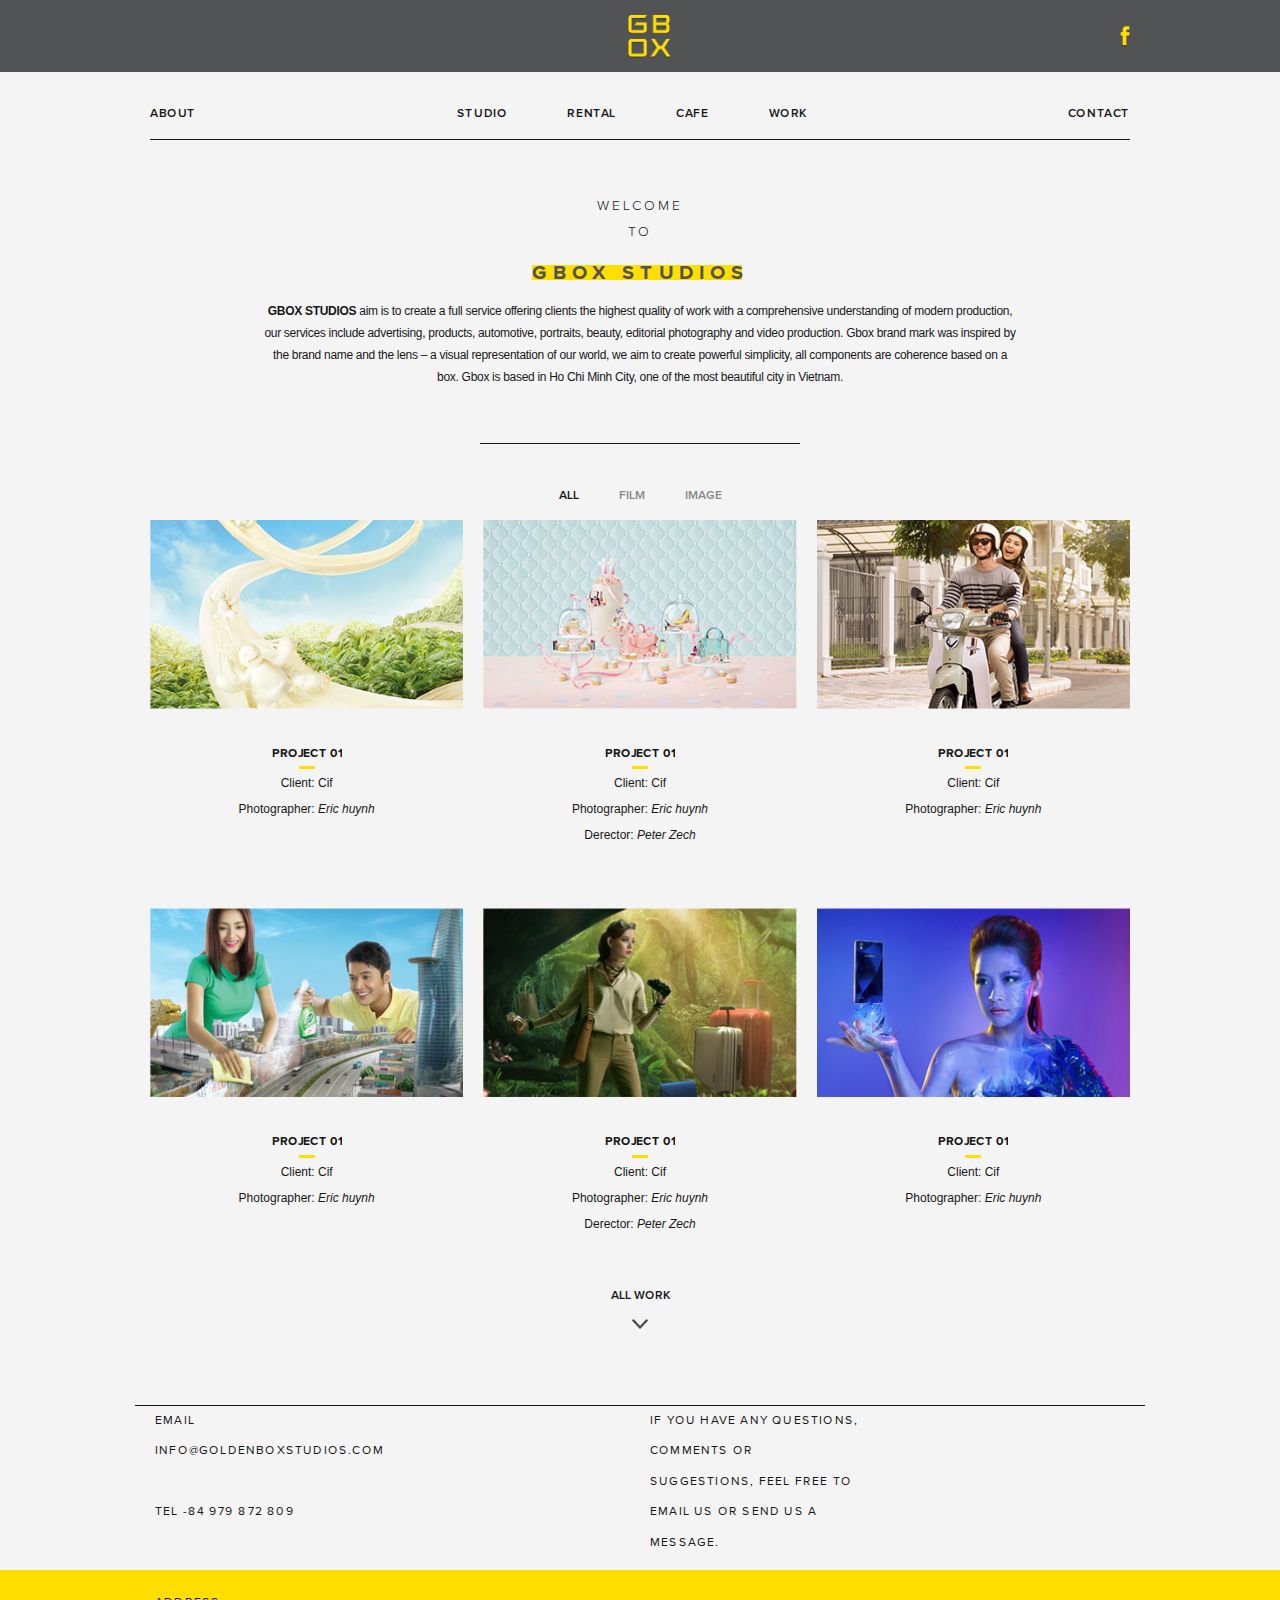
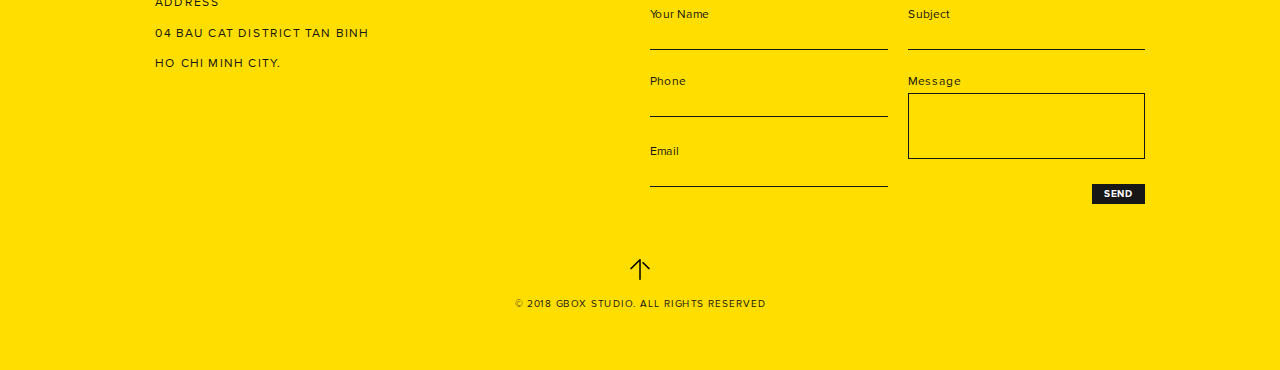
<file: index.html>
<!DOCTYPE html>
<html>

<head>
    <meta charset="UTF-8" />
    <meta name="viewport" content="width=device-width, initial-scale=1.0, maximum-scale=1.0, user-scalable=0" />
    <meta http-equiv="X-UA-Compatible" content="IE=edge,chrome=1" />
    <title>GBox</title>
    <link rel="icon" href="favicon.ico">
    <meta name="title" content="" />
    <meta name="description" content="" />

    <!-- meta facebook -->
    <meta property="og:locale" content="vi" />
    <meta property="og:type" content="article" />
    <meta property="og:title" content="" />
    <meta property="og:description" content="" />
    <meta property="og:url" content="" />
    <meta property="og:site_name" content="" />
    <meta property="og:image" content="" />

    <link rel="stylesheet" href="dest/style.min.css">
    <link rel="stylesheet" href="dest/fonts.css">
</head>

<body class="homepage">
    <!-- HEADER -->
    <header class="header">
        <div class="headertop">
            <div class="container">
                <div class="headertop__menubar">
                    <div class="headertop__menubar-bar bar1"></div>
                    <div class="headertop__menubar-bar bar2"></div>
                    <div class="headertop__menubar-bar bar3"></div>
                </div>
                <div class="headertop__logo">
                    <a href="./index.html"><img src="img/logo@2x.png" alt="GBox"></a>
                </div>
                <div class="headertop__fb">
                    <a href="#"><img src="img/icon facebook@2x.png" alt="GBox"></a>
                </div>
            </div>
        </div>
        <div class="headerbottom">
            <div class="container">
                <div class="menu-wrap">
                    <div class="left">
                        <a class="text-menu" href="./aboutus.html">About</a>
                    </div>
                    <div class="mid">
                        <ul class="menu">
                            <li><a class="text-menu" href="./studios.html">Studio</a></li>
                            <li><a class="text-menu" href="./rental.html">rental</a></li>
                            <li><a class="text-menu" href="./cafe_gbox.html">cafe</a></li>
                            <li><a class="text-menu" href="./allwork.html">work</a></li>
                        </ul>
                    </div>
                    <div class="right">
                        <a class="text-menu" href="./contact.html">contact</a>
                    </div>
                </div>
            </div>
        </div>
        <nav class="mobile">
            <ul class="mobile__menu">
                <li><a class="text-menu" href="./aboutus.html">about</a></li>
                <li><a class="text-menu" href="./studios.html">studio</a></li>
                <li><a class="text-menu" href="./rental.html">rental</a></li>
                <li><a class="text-menu" href="./cafe_gbox.html">cafe</a></li>
                <li><a class="text-menu" href="./allwork.html">work</a></li>
                <li><a class="text-menu" href="./contact.html">contact</a></li>
            </ul>
        </nav>
    </header>

    <!-- MAIN -->
    <main class="mainwrapper">
        <!-- Main content -->
        <section class="content">
            <div class="container">
                <div class="content__welcome">
                    <span>welcome to</span>
                </div>
                <div class="content__title">
                    <div class="content__title-main">
                        <h1>gbox studios</h1>
                    </div>
                </div>
                <div class="content__disc">
                    <p><strong>gbox studios</strong> aim is to create a full service offering clients the highest
                        quality of work with a comprehensive understanding of
                        modern production, our services include advertising, products, automotive, portraits, beauty,
                        editorial photography and
                        video production. Gbox brand mark was inspired by the brand name and the lens – a visual
                        representation of our world, we
                        aim to create powerful simplicity, all components are coherence based on a box. Gbox is based in
                        Ho Chi Minh City, one
                        of the most beautiful city in Vietnam.</p>
                </div>
            </div>
        </section>

        <!-- Project -->
        <section class="project">
            <div class="container">
                <div class="tabs">
                    <div class="tabs__title">
                        <div class="tabs__title-item active">All</div>
                        <div class="tabs__title-item">Film</div>
                        <div class="tabs__title-item">Image</div>
                    </div>
                    <div class="tabs__content content1 active">
                        <div class="tabs__content-item">
                            <div class="img">
                                <a href="./project_detail.html">
                                    <img src="./img/prj_img_1.jpg" alt="Gbox">
                                </a>
                            </div>
                            <div class="item">
                                <div class="item__name">
                                    <a href="./project_detail.html">
                                        <h3>Project 01</h3>
                                    </a>
                                </div>
                                <div class="item__info">
                                    <span>Client: Cif</span><br>
                                    <span>Photographer: <i>Eric huynh</i></span>
                                </div>
                            </div>
                        </div>
                        <div class="tabs__content-item">
                            <div class="img">
                                <a href="./project_detail.html">
                                    <img src="./img/prj_img_2.jpg" alt="Gbox">
                                </a>
                            </div>
                            <div class="item">
                                <div class="item__name">
                                    <a href="./project_detail.html">
                                        <h3>Project 01</h3>
                                    </a>
                                </div>
                                <div class="item__info">
                                    <span>Client: Cif</span><br>
                                    <span>Photographer: <i>Eric huynh</i></span><br>
                                    <span>Derector: <i>Peter Zech</i></span>
                                </div>
                            </div>
                        </div>
                        <div class="tabs__content-item">
                            <div class="img">
                                <a href="./project_detail.html">
                                    <img src="./img/prj_img_3.jpg" alt="Gbox">
                                </a>
                            </div>
                            <div class="item">
                                <div class="item__name">
                                    <a href="./project_detail.html">
                                        <h3>Project 01</h3>
                                    </a>
                                </div>
                                <div class="item__info">
                                    <span>Client: Cif</span><br>
                                    <span>Photographer: <i>Eric huynh</i></span>
                                </div>
                            </div>
                        </div>
                        <div class="tabs__content-item mb-hidden">
                            <div class="img">
                                <a href="./project_detail.html">
                                    <img src="./img/prj_img_4.jpg" alt="Gbox">
                                </a>
                            </div>
                            <div class="item">
                                <div class="item__name">
                                    <a href="./project_detail.html">
                                        <h3>Project 01</h3>
                                    </a>
                                </div>
                                <div class="item__info">
                                    <span>Client: Cif</span><br>
                                    <span>Photographer: <i>Eric huynh</i></span>
                                </div>
                            </div>
                        </div>
                        <div class="tabs__content-item mb-hidden">
                            <div class="img">
                                <a href="./project_detail.html">
                                    <img src="./img/prj_img_5.jpg" alt="Gbox">
                                </a>
                            </div>
                            <div class="item">
                                <div class="item__name">
                                    <a href="./project_detail.html">
                                        <h3>Project 01</h3>
                                    </a>
                                </div>
                                <div class="item__info">
                                    <span>Client: Cif</span><br>
                                    <span>Photographer: <i>Eric huynh</i></span><br>
                                    <span>Derector: <i>Peter Zech</i></span>
                                </div>
                            </div>
                        </div>
                        <div class="tabs__content-item mb-hidden">
                            <div class="img">
                                <a href="./project_detail.html">
                                    <img src="./img/prj_img_6.jpg" alt="Gbox">
                                </a>
                            </div>
                            <div class="item">
                                <div class="item__name">
                                    <a href="./project_detail.html">
                                        <h3>Project 01</h3>
                                    </a>
                                </div>
                                <div class="item__info">
                                    <span>Client: Cif</span><br>
                                    <span>Photographer: <i>Eric huynh</i></span>
                                </div>
                            </div>
                        </div>
                    </div>
                    <div class="tabs__content content2">
                        <div class="tabs__content-item">
                            <div class="img">
                                <a href="./project_detail.html">
                                    <img src="./img/prj_img_1.jpg" alt="Gbox">
                                </a>
                            </div>
                            <div class="item">
                                <div class="item__name">
                                    <a href="./project_detail.html">
                                        <h3>Project 01</h3>
                                    </a>
                                </div>
                                <div class="item__info">
                                    <span>Client: Cif</span><br>
                                    <span>Photographer: <i>Eric huynh</i></span>
                                </div>
                            </div>
                        </div>
                        <div class="tabs__content-item">
                            <div class="img">
                                <a href="./project_detail.html">
                                    <img src="./img/prj_img_1.jpg" alt="Gbox">
                                </a>
                            </div>
                            <div class="item">
                                <div class="item__name">
                                    <a href="./project_detail.html">
                                        <h3>Project 01</h3>
                                    </a>
                                </div>
                                <div class="item__info">
                                    <span>Client: Cif</span><br>
                                    <span>Photographer: <i>Eric huynh</i></span><br>
                                    <span>Derector: <i>Peter Zech</i></span>
                                </div>
                            </div>
                        </div>
                        <div class="tabs__content-item">
                            <div class="img">
                                <a href="./project_detail.html">
                                    <img src="./img/prj_img_1.jpg" alt="Gbox">
                                </a>
                            </div>
                            <div class="item">
                                <div class="item__name">
                                    <a href="./project_detail.html">
                                        <h3>Project 01</h3>
                                    </a>
                                </div>
                                <div class="item__info">
                                    <span>Client: Cif</span><br>
                                    <span>Photographer: <i>Eric huynh</i></span>
                                </div>
                            </div>
                        </div>
                    </div>
                    <div class="tabs__content content3">
                        <div class="tabs__content-item">
                            <div class="img">
                                <a href="./project_detail.html">
                                    <img src="./img/prj_img_4.jpg" alt="Gbox">
                                </a>
                            </div>
                            <div class="item">
                                <div class="item__name">
                                    <a href="./project_detail.html">
                                        <h3>Project 01</h3>
                                    </a>
                                </div>
                                <div class="item__info">
                                    <span>Client: Cif</span><br>
                                    <span>Photographer: <i>Eric huynh</i></span>
                                </div>
                            </div>
                        </div>
                        <div class="tabs__content-item">
                            <div class="img">
                                <a href="./project_detail.html">
                                    <img src="./img/prj_img_3.jpg" alt="Gbox">
                                </a>
                            </div>
                            <div class="item">
                                <div class="item__name">
                                    <a href="./project_detail.html">
                                        <h3>Project 01</h3>
                                    </a>
                                </div>
                                <div class="item__info">
                                    <span>Client: Cif</span><br>
                                    <span>Photographer: <i>Eric huynh</i></span><br>
                                    <span>Derector: <i>Peter Zech</i></span>
                                </div>
                            </div>
                        </div>
                        <div class="tabs__content-item">
                            <div class="img">
                                <a href="./project_detail.html">
                                    <img src="./img/prj_img_6.jpg" alt="Gbox">
                                </a>
                            </div>
                            <div class="item">
                                <div class="item__name">
                                    <a href="./project_detail.html">
                                        <h3>Project 01</h3>
                                    </a>
                                </div>
                                <div class="item__info">
                                    <span>Client: Cif</span><br>
                                    <span>Photographer: <i>Eric huynh</i></span>
                                </div>
                            </div>
                        </div>
                        <div class="tabs__content-item mb-hidden">
                            <div class="img">
                                <a href="./project_detail.html">
                                    <img src="./img/prj_img_5.jpg" alt="Gbox">
                                </a>
                            </div>
                            <div class="item">
                                <div class="item__name">
                                    <a href="./project_detail.html">
                                        <h3>Project 01</h3>
                                    </a>
                                </div>
                                <div class="item__info">
                                    <span>Client: Cif</span><br>
                                    <span>Photographer: <i>Eric huynh</i></span><br>
                                    <span>Derector: <i>Peter Zech</i></span>
                                </div>
                            </div>
                        </div>
                    </div>
                </div>
                <div class="btnmore">
                    <a class="btnmore__title" href="#">all work</a>
                    <img class="btnmore__icon" src="./img/icon-arrow-down.png" alt="GBox">
                </div>
            </div>
        </section>
    </main>

    <!-- FOOTER -->
    <footer>
        <div class="container">
            <div class="footertop">
                <div class="footertop__contact footer-txt">
                    <span>Email</span>
                    <span class="footertop__contact-mail">info@goldenboxstudios.com</span>
                    <br>
                    <span class="footertop__contact-phone">tel <i>-84 979 872 809</i></span>
                </div>
                <div class="footertop__address footer-txt">
                    <span>address</span><br>
                    <span>04 bau cat district tan binh</span><br>
                    <span>ho chi minh city.</span>
                </div>
                <div class="footertop__text footer-txt">
                    <span>If you have any questions, comments or
                        suggestions, feel free to email us or
                        send us a message.</span>
                </div>
            </div>
        </div>
        <div class="footerbottom">
            <div class="container">
                <div class="footerbottom__address footer-txt">
                    <span>address</span>
                    <span>04 bau cat district tan binh</span>
                    <span>ho chi minh city.</span>
                </div>
                <div class="footerbottom__message">
                    <form action="" class="from-message">
                        <div class="from-group">
                            <label>Your Name</label><br>
                            <input type="text">
                        </div>
                        <div class="from-group">
                            <label>Subject</label><br>
                            <input type="text">
                        </div>
                        <div class="from-group">
                            <label>Phone</label><br>
                            <input type="text">
                        </div>
                        <div class="from-group">
                            <label>Message</label><br>
                            <textarea rows="2"></textarea>
                        </div>
                        <div class="from-group" id="mail">
                            <label>Email</label><br>
                            <input type="text">
                        </div>
                        <div class="from-group" id="mail">
                            <a href="#" class="btn-send">Send</a>
                        </div>
                    </form>
                </div>
            </div>
            <div class="footerbottom__copyright">
                <img class="totop" src="./img/icon-arrow-totop.png" alt="Gbox">
                <span>© 2018 GBOX STUDIO. All rights reserved</span>
            </div>
        </div>
    </footer>
    <script type="text/javascript" src="dest/jsmain.min.js"></script>
    <script type="text/javascript" src="dest/main.js"></script>

</body>

</html>
</file>
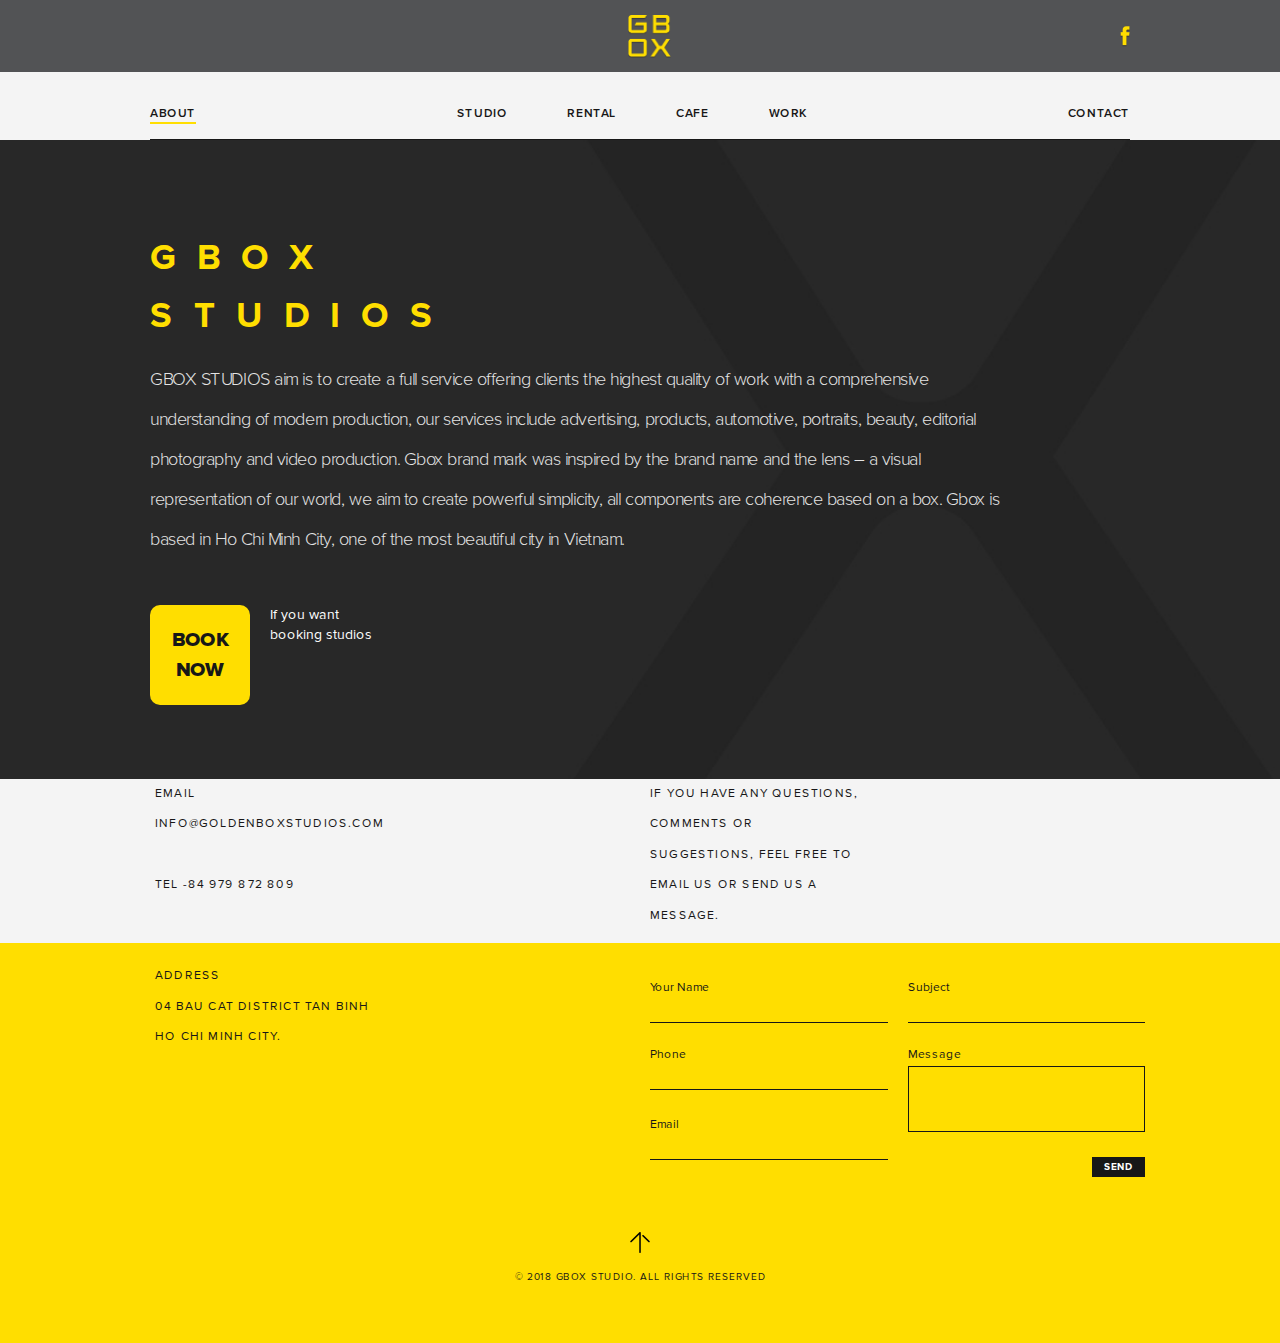
<file: aboutus.html>
<!DOCTYPE html>
<html>

<head>
    <meta charset="UTF-8" />
    <meta name="viewport" content="width=device-width, initial-scale=1.0, maximum-scale=1.0, user-scalable=0" />
    <meta http-equiv="X-UA-Compatible" content="IE=edge,chrome=1" />
    <title>About Us</title>
    <link rel="icon" href="favicon.ico">
    <meta name="title" content="" />
    <meta name="description" content="" />

    <!-- meta facebook -->
    <meta property="og:locale" content="vi" />
    <meta property="og:type" content="article" />
    <meta property="og:title" content="" />
    <meta property="og:description" content="" />
    <meta property="og:url" content="" />
    <meta property="og:site_name" content="" />
    <meta property="og:image" content="" />

    <link rel="stylesheet" href="dest/style.min.css">
    <link rel="stylesheet" href="dest/fonts.css">
</head>

<body class="homepage">
    <!-- HEADER -->
    <header class="header">
        <div class="headertop">
            <div class="container">
                <div class="headertop__menubar">
                    <div class="headertop__menubar-bar bar1"></div>
                    <div class="headertop__menubar-bar bar2"></div>
                    <div class="headertop__menubar-bar bar3"></div>
                </div>
                <div class="headertop__logo">
                    <a href="./index.html"><img src="img/logo@2x.png" alt="GBox"></a>
                </div>
                <div class="headertop__fb">
                    <a href="#"><img src="img/icon facebook@2x.png" alt="GBox"></a>
                </div>
            </div>
        </div>
        <div class="headerbottom">
            <div class="container">
                <div class="menu-wrap">
                    <div class="left">
                        <a class="text-menu active-menu" href="./aboutus.html">About</a>
                    </div>
                    <div class="mid">
                        <ul class="menu">
                            <li><a class="text-menu" href="./studios.html">Studio</a></li>
                            <li><a class="text-menu" href="./rental.html">rental</a></li>
                            <li><a class="text-menu" href="./cafe_gbox.html">cafe</a></li>
                            <li><a class="text-menu" href="./allwork.html">work</a></li>
                        </ul>
                    </div>
                    <div class="right">
                        <a class="text-menu" href="./contact.html">contact</a>
                    </div>
                </div>
            </div>
        </div>
        <nav class="mobile">
            <ul class="mobile__menu">
                <li><a class="text-menu active-menu" href="./aboutus.html">about</a></li>
                <li><a class="text-menu" href="./studios.html">studio</a></li>
                <li><a class="text-menu" href="./rental.html">rental</a></li>
                <li><a class="text-menu" href="./cafe_gbox.html">cafe</a></li>
                <li><a class="text-menu" href="./allwork.html">work</a></li>
                <li><a class="text-menu" href="./contact.html">contact</a></li>
            </ul>
        </nav>
    </header>

    <!-- MAIN -->
    <main class="mainwrapper">
        <section class="about">
            <div class="container">
                <h1 class="about__title"> Gbox studios</h1>
                <p class="about__desc">GBOX STUDIOS aim is to create a full service offering clients the highest quality
                    of work with a comprehensive
                    understanding of modern production, our services include advertising, products, automotive,
                    portraits, beauty, editorial
                    photography and video production. Gbox brand mark was inspired by the brand name and the lens – a
                    visual representation
                    of our world, we aim to create powerful simplicity, all components are coherence based on a box.
                    Gbox is based in Ho Chi Minh City, one of the most beautiful city in Vietnam.</p>
                <div class="about__button">
                    <div class="about__button-btn btn-main">
                        <a href="./rental.html">Book Now</a>
                    </div>
                    <div class="about__button-note">
                        If you want
                        booking studios
                    </div>
                </div>
            </div>
            <img class="img" src="./img/about_bg.jpg" alt="GBox">
            <img class="img-mb" src="./img/about_bg_mb.jpg" alt="GBox">
        </section>
    </main>

    <!-- FOOTER -->
    <footer>
        <div class="container">
            <div class="footertop">
                <div class="footertop__contact footer-txt">
                    <span>Email</span>
                    <span class="footertop__contact-mail">info@goldenboxstudios.com</span>
                    <br>
                    <span class="footertop__contact-phone">tel <i>-84 979 872 809</i></span>
                </div>
                <div class="footertop__address footer-txt">
                    <span>address</span><br>
                    <span>04 bau cat district tan binh</span><br>
                    <span>ho chi minh city.</span>
                </div>
                <div class="footertop__text footer-txt">
                    <span>If you have any questions, comments or
                        suggestions, feel free to email us or
                        send us a message.</span>
                </div>
            </div>
        </div>
        <div class="footerbottom">
            <div class="container">
                <div class="footerbottom__address footer-txt">
                    <span>address</span>
                    <span>04 bau cat district tan binh</span>
                    <span>ho chi minh city.</span>
                </div>
                <div class="footerbottom__message">
                    <form action="" class="from-message">
                        <div class="from-group">
                            <label>Your Name</label><br>
                            <input type="text">
                        </div>
                        <div class="from-group">
                            <label>Subject</label><br>
                            <input type="text">
                        </div>
                        <div class="from-group">
                            <label>Phone</label><br>
                            <input type="text">
                        </div>
                        <div class="from-group">
                            <label>Message</label><br>
                            <textarea rows="2"></textarea>
                        </div>
                        <div class="from-group" id="mail">
                            <label>Email</label><br>
                            <input type="text">
                        </div>
                        <div class="from-group" id="mail">
                            <a href="#" class="btn-send">Send</a>
                        </div>
                    </form>
                </div>
            </div>
            <div class="footerbottom__copyright">
                <img class="totop" src="./img/icon-arrow-totop.png" alt="Gbox">
                <span>© 2018 GBOX STUDIO. All rights reserved</span>
            </div>
        </div>
    </footer>
    <script type="text/javascript" src="dest/jsmain.min.js"></script>
    <script type="text/javascript" src="dest/main.js"></script>

</body>

</html>
</file>
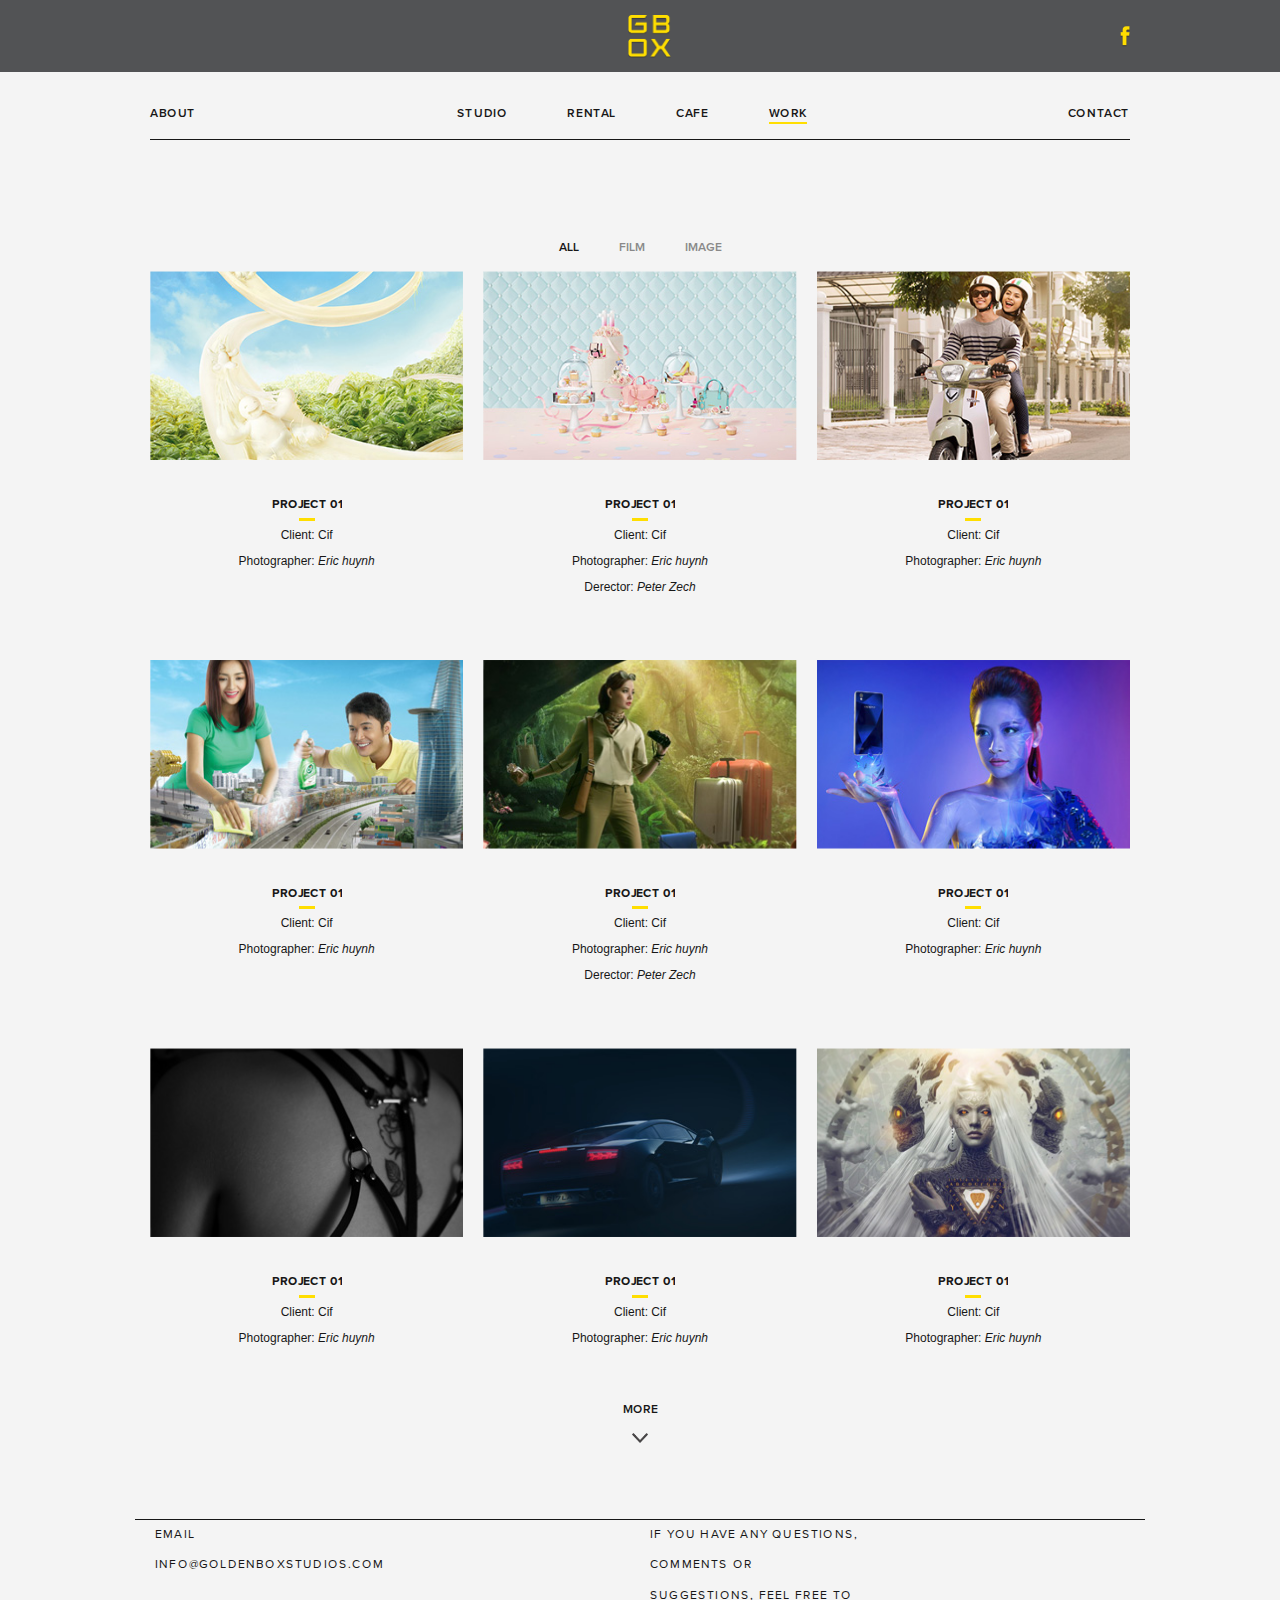
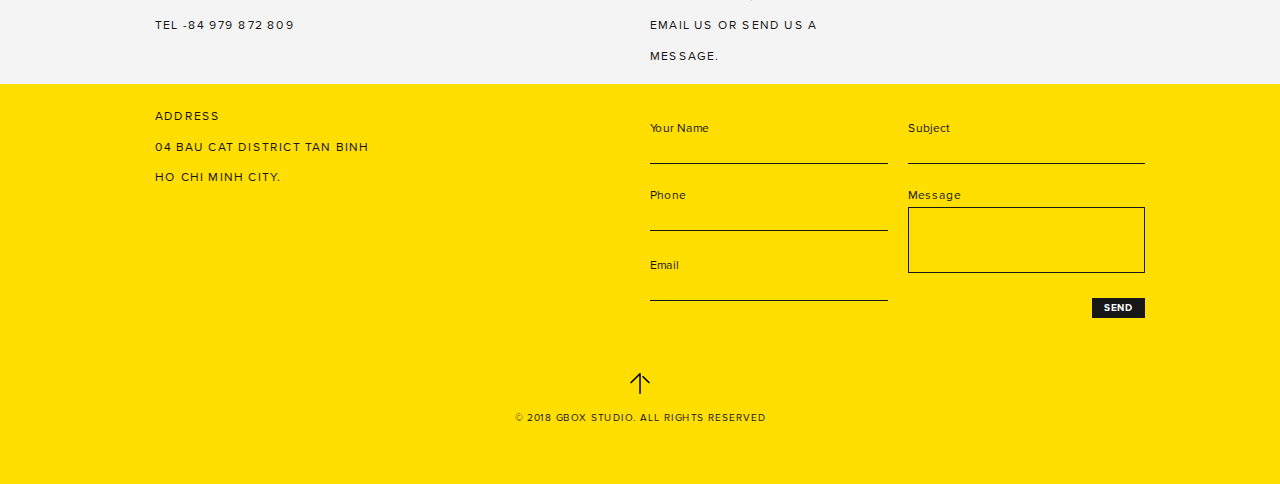
<file: allwork.html>
<!DOCTYPE html>
<html>

<head>
    <meta charset="UTF-8" />
    <meta name="viewport" content="width=device-width, initial-scale=1.0, maximum-scale=1.0, user-scalable=0" />
    <meta http-equiv="X-UA-Compatible" content="IE=edge,chrome=1" />
    <title>GBox</title>
    <link rel="icon" href="favicon.ico">
    <meta name="title" content="" />
    <meta name="description" content="" />

    <!-- meta facebook -->
    <meta property="og:locale" content="vi" />
    <meta property="og:type" content="article" />
    <meta property="og:title" content="" />
    <meta property="og:description" content="" />
    <meta property="og:url" content="" />
    <meta property="og:site_name" content="" />
    <meta property="og:image" content="" />

    <link rel="stylesheet" href="dest/style.min.css">
    <link rel="stylesheet" href="dest/fonts.css">
</head>

<body class="homepage">
    <!-- HEADER -->
    <header class="header">
        <div class="headertop">
            <div class="container">
                <div class="headertop__menubar">
                    <div class="headertop__menubar-bar bar1"></div>
                    <div class="headertop__menubar-bar bar2"></div>
                    <div class="headertop__menubar-bar bar3"></div>
                </div>
                <div class="headertop__logo">
                    <a href="./index.html"><img src="img/logo@2x.png" alt="GBox"></a>
                </div>
                <div class="headertop__fb">
                    <a href="#"><img src="img/icon facebook@2x.png" alt="GBox"></a>
                </div>
            </div>
        </div>
        <div class="headerbottom">
            <div class="container">
                <div class="menu-wrap">
                    <div class="left">
                        <a class="text-menu" href="./aboutus.html">About</a>
                    </div>
                    <div class="mid">
                        <ul class="menu">
                            <li><a class="text-menu" href="./studios.html">Studio</a></li>
                            <li><a class="text-menu" href="./rental.html">rental</a></li>
                            <li><a class="text-menu" href="./cafe_gbox.html">cafe</a></li>
                            <li><a class="text-menu active-menu" href="./allwork.html">work</a></li>
                        </ul>
                    </div>
                    <div class="right">
                        <a class="text-menu" href="./contact.html">contact</a>
                    </div>
                </div>
            </div>
        </div>
        <nav class="mobile">
            <ul class="mobile__menu">
                <li><a class="text-menu" href="./aboutus.html">about</a></li>
                <li><a class="text-menu" href="./studios.html">studio</a></li>
                <li><a class="text-menu" href="./rental.html">rental</a></li>
                <li><a class="text-menu" href="./cafe_gbox.html">cafe</a></li>
                <li><a class="text-menu active-menu" href="./allwork.html">work</a></li>
                <li><a class="text-menu" href="./contact.html">contact</a></li>
            </ul>
        </nav>
    </header>

    <!-- MAIN -->
    <main class="mainwrapper">
        <!-- Project -->
        <section class="project">
            <div class="container">
                <div class="tabs">
                    <div class="tabs__title">
                        <div class="tabs__title-item active">All</div>
                        <div class="tabs__title-item">Film</div>
                        <div class="tabs__title-item">Image</div>
                    </div>
                    <div class="tabs__content content1 active">
                        <div class="tabs__content-item">
                            <div class="img">
                                <a href="./project_detail.html">
                                    <img src="./img/prj_img_1.jpg" alt="Gbox">
                                </a>
                            </div>
                            <div class="item">
                                <div class="item__name">
                                    <a href="./project_detail.html">
                                        <h3>Project 01</h3>
                                    </a>
                                </div>
                                <div class="item__info">
                                    <span>Client: Cif</span><br>
                                    <span>Photographer: <i>Eric huynh</i></span>
                                </div>
                            </div>
                        </div>
                        <div class="tabs__content-item">
                            <div class="img">
                                <a href="./project_detail.html">
                                    <img src="./img/prj_img_2.jpg" alt="Gbox">
                                </a>
                            </div>
                            <div class="item">
                                <div class="item__name">
                                    <a href="./project_detail.html">
                                        <h3>Project 01</h3>
                                    </a>
                                </div>
                                <div class="item__info">
                                    <span>Client: Cif</span><br>
                                    <span>Photographer: <i>Eric huynh</i></span><br>
                                    <span>Derector: <i>Peter Zech</i></span>
                                </div>
                            </div>
                        </div>
                        <div class="tabs__content-item">
                            <div class="img">
                                <a href="./project_detail.html">
                                    <img src="./img/prj_img_3.jpg" alt="Gbox">
                                </a>
                            </div>
                            <div class="item">
                                <div class="item__name">
                                    <a href="./project_detail.html">
                                        <h3>Project 01</h3>
                                    </a>
                                </div>
                                <div class="item__info">
                                    <span>Client: Cif</span><br>
                                    <span>Photographer: <i>Eric huynh</i></span>
                                </div>
                            </div>
                        </div>
                        <div class="tabs__content-item">
                            <div class="img">
                                <a href="./project_detail.html">
                                    <img src="./img/prj_img_4.jpg" alt="Gbox">
                                </a>
                            </div>
                            <div class="item">
                                <div class="item__name">
                                    <a href="./project_detail.html">
                                        <h3>Project 01</h3>
                                    </a>
                                </div>
                                <div class="item__info">
                                    <span>Client: Cif</span><br>
                                    <span>Photographer: <i>Eric huynh</i></span>
                                </div>
                            </div>
                        </div>
                        <div class="tabs__content-item">
                            <div class="img">
                                <a href="./project_detail.html">
                                    <img src="./img/prj_img_5.jpg" alt="Gbox">
                                </a>
                            </div>
                            <div class="item">
                                <div class="item__name">
                                    <a href="./project_detail.html">
                                        <h3>Project 01</h3>
                                    </a>
                                </div>
                                <div class="item__info">
                                    <span>Client: Cif</span><br>
                                    <span>Photographer: <i>Eric huynh</i></span><br>
                                    <span>Derector: <i>Peter Zech</i></span>
                                </div>
                            </div>
                        </div>
                        <div class="tabs__content-item">
                            <div class="img">
                                <a href="./project_detail.html">
                                    <img src="./img/prj_img_6.jpg" alt="Gbox">
                                </a>
                            </div>
                            <div class="item">
                                <div class="item__name">
                                    <a href="./project_detail.html">
                                        <h3>Project 01</h3>
                                    </a>
                                </div>
                                <div class="item__info">
                                    <span>Client: Cif</span><br>
                                    <span>Photographer: <i>Eric huynh</i></span>
                                </div>
                            </div>
                        </div>
                        <div class="tabs__content-item">
                            <div class="img">
                                <a href="./project_detail.html">
                                    <img src="./img/prj_img_7.jpg" alt="Gbox">
                                </a>
                            </div>
                            <div class="item">
                                <div class="item__name">
                                    <a href="./project_detail.html">
                                        <h3>Project 01</h3>
                                    </a>
                                </div>
                                <div class="item__info">
                                    <span>Client: Cif</span><br>
                                    <span>Photographer: <i>Eric huynh</i></span>
                                </div>
                            </div>
                        </div>
                        <div class="tabs__content-item">
                            <div class="img">
                                <a href="./project_detail.html">
                                    <img src="./img/prj_img_8.jpg" alt="Gbox">
                                </a>
                            </div>
                            <div class="item">
                                <div class="item__name">
                                    <a href="./project_detail.html">
                                        <h3>Project 01</h3>
                                    </a>
                                </div>
                                <div class="item__info">
                                    <span>Client: Cif</span><br>
                                    <span>Photographer: <i>Eric huynh</i></span>
                                </div>
                            </div>
                        </div>
                        <div class="tabs__content-item">
                            <div class="img">
                                <a href="./project_detail.html">
                                    <img src="./img/prj_img_9.jpg" alt="Gbox">
                                </a>
                            </div>
                            <div class="item">
                                <div class="item__name">
                                    <a href="./project_detail.html">
                                        <h3>Project 01</h3>
                                    </a>
                                </div>
                                <div class="item__info">
                                    <span>Client: Cif</span><br>
                                    <span>Photographer: <i>Eric huynh</i></span>
                                </div>
                            </div>
                        </div>
                    </div>
                    <div class="tabs__content content2">
                        <div class="tabs__content-item">
                            <div class="img">
                                <a href="./project_detail.html">
                                    <img src="./img/prj_img_1.jpg" alt="Gbox">
                                </a>
                            </div>
                            <div class="item">
                                <div class="item__name">
                                    <a href="./project_detail.html">
                                        <h3>Project 01</h3>
                                    </a>
                                </div>
                                <div class="item__info">
                                    <span>Client: Cif</span><br>
                                    <span>Photographer: <i>Eric huynh</i></span>
                                </div>
                            </div>
                        </div>
                        <div class="tabs__content-item">
                            <div class="img">
                                <a href="./project_detail.html">
                                    <img src="./img/prj_img_1.jpg" alt="Gbox">
                                </a>
                            </div>
                            <div class="item">
                                <div class="item__name">
                                    <a href="./project_detail.html">
                                        <h3>Project 01</h3>
                                    </a>
                                </div>
                                <div class="item__info">
                                    <span>Client: Cif</span><br>
                                    <span>Photographer: <i>Eric huynh</i></span><br>
                                    <span>Derector: <i>Peter Zech</i></span>
                                </div>
                            </div>
                        </div>
                        <div class="tabs__content-item">
                            <div class="img">
                                <a href="./project_detail.html">
                                    <img src="./img/prj_img_1.jpg" alt="Gbox">
                                </a>
                            </div>
                            <div class="item">
                                <div class="item__name">
                                    <a href="./project_detail.html">
                                        <h3>Project 01</h3>
                                    </a>
                                </div>
                                <div class="item__info">
                                    <span>Client: Cif</span><br>
                                    <span>Photographer: <i>Eric huynh</i></span>
                                </div>
                            </div>
                        </div>
                    </div>
                    <div class="tabs__content content3">
                        <div class="tabs__content-item">
                            <div class="img">
                                <a href="./project_detail.html">
                                    <img src="./img/prj_img_4.jpg" alt="Gbox">
                                </a>
                            </div>
                            <div class="item">
                                <div class="item__name">
                                    <a href="./project_detail.html">
                                        <h3>Project 01</h3>
                                    </a>
                                </div>
                                <div class="item__info">
                                    <span>Client: Cif</span><br>
                                    <span>Photographer: <i>Eric huynh</i></span>
                                </div>
                            </div>
                        </div>
                        <div class="tabs__content-item">
                            <div class="img">
                                <a href="./project_detail.html">
                                    <img src="./img/prj_img_3.jpg" alt="Gbox">
                                </a>
                            </div>
                            <div class="item">
                                <div class="item__name">
                                    <a href="./project_detail.html">
                                        <h3>Project 01</h3>
                                    </a>
                                </div>
                                <div class="item__info">
                                    <span>Client: Cif</span><br>
                                    <span>Photographer: <i>Eric huynh</i></span><br>
                                    <span>Derector: <i>Peter Zech</i></span>
                                </div>
                            </div>
                        </div>
                        <div class="tabs__content-item">
                            <div class="img">
                                <a href="./project_detail.html">
                                    <img src="./img/prj_img_6.jpg" alt="Gbox">
                                </a>
                            </div>
                            <div class="item">
                                <div class="item__name">
                                    <a href="./project_detail.html">
                                        <h3>Project 01</h3>
                                    </a>
                                </div>
                                <div class="item__info">
                                    <span>Client: Cif</span><br>
                                    <span>Photographer: <i>Eric huynh</i></span>
                                </div>
                            </div>
                        </div>
                        <div class="tabs__content-item mb-hidden">
                            <div class="img">
                                <a href="./project_detail.html">
                                    <img src="./img/prj_img_5.jpg" alt="Gbox">
                                </a>
                            </div>
                            <div class="item">
                                <div class="item__name">
                                    <a href="./project_detail.html">
                                        <h3>Project 01</h3>
                                    </a>
                                </div>
                                <div class="item__info">
                                    <span>Client: Cif</span><br>
                                    <span>Photographer: <i>Eric huynh</i></span><br>
                                    <span>Derector: <i>Peter Zech</i></span>
                                </div>
                            </div>
                        </div>
                    </div>
                </div>
                <div class="btnmore">
                    <a class="btnmore__title" href="#">more</a>
                    <img class="btnmore__icon" src="./img/icon-arrow-down.png" alt="GBox">
                </div>
            </div>
        </section>
    </main>

    <!-- FOOTER -->
    <footer>
        <div class="container">
            <div class="footertop">
                <div class="footertop__contact footer-txt">
                    <span>Email</span>
                    <span class="footertop__contact-mail">info@goldenboxstudios.com</span>
                    <br>
                    <span class="footertop__contact-phone">tel <i>-84 979 872 809</i></span>
                </div>
                <div class="footertop__address footer-txt">
                    <span>address</span><br>
                    <span>04 bau cat district tan binh</span><br>
                    <span>ho chi minh city.</span>
                </div>
                <div class="footertop__text footer-txt">
                    <span>If you have any questions, comments or
                        suggestions, feel free to email us or
                        send us a message.</span>
                </div>
            </div>
        </div>
        <div class="footerbottom">
            <div class="container">
                <div class="footerbottom__address footer-txt">
                    <span>address</span>
                    <span>04 bau cat district tan binh</span>
                    <span>ho chi minh city.</span>
                </div>
                <div class="footerbottom__message">
                    <form action="" class="from-message">
                        <div class="from-group">
                            <label>Your Name</label><br>
                            <input type="text">
                        </div>
                        <div class="from-group">
                            <label>Subject</label><br>
                            <input type="text">
                        </div>
                        <div class="from-group">
                            <label>Phone</label><br>
                            <input type="text">
                        </div>
                        <div class="from-group">
                            <label>Message</label><br>
                            <textarea rows="2"></textarea>
                        </div>
                        <div class="from-group" id="mail">
                            <label>Email</label><br>
                            <input type="text">
                        </div>
                        <div class="from-group" id="mail">
                            <a href="#" class="btn-send">Send</a>
                        </div>
                    </form>
                </div>
            </div>
            <div class="footerbottom__copyright">
                <img class="totop" src="./img/icon-arrow-totop.png" alt="Gbox">
                <span>© 2018 GBOX STUDIO. All rights reserved</span>
            </div>
        </div>
    </footer>
    <script type="text/javascript" src="dest/jsmain.min.js"></script>
    <script type="text/javascript" src="dest/main.js"></script>

</body>

</html>
</file>
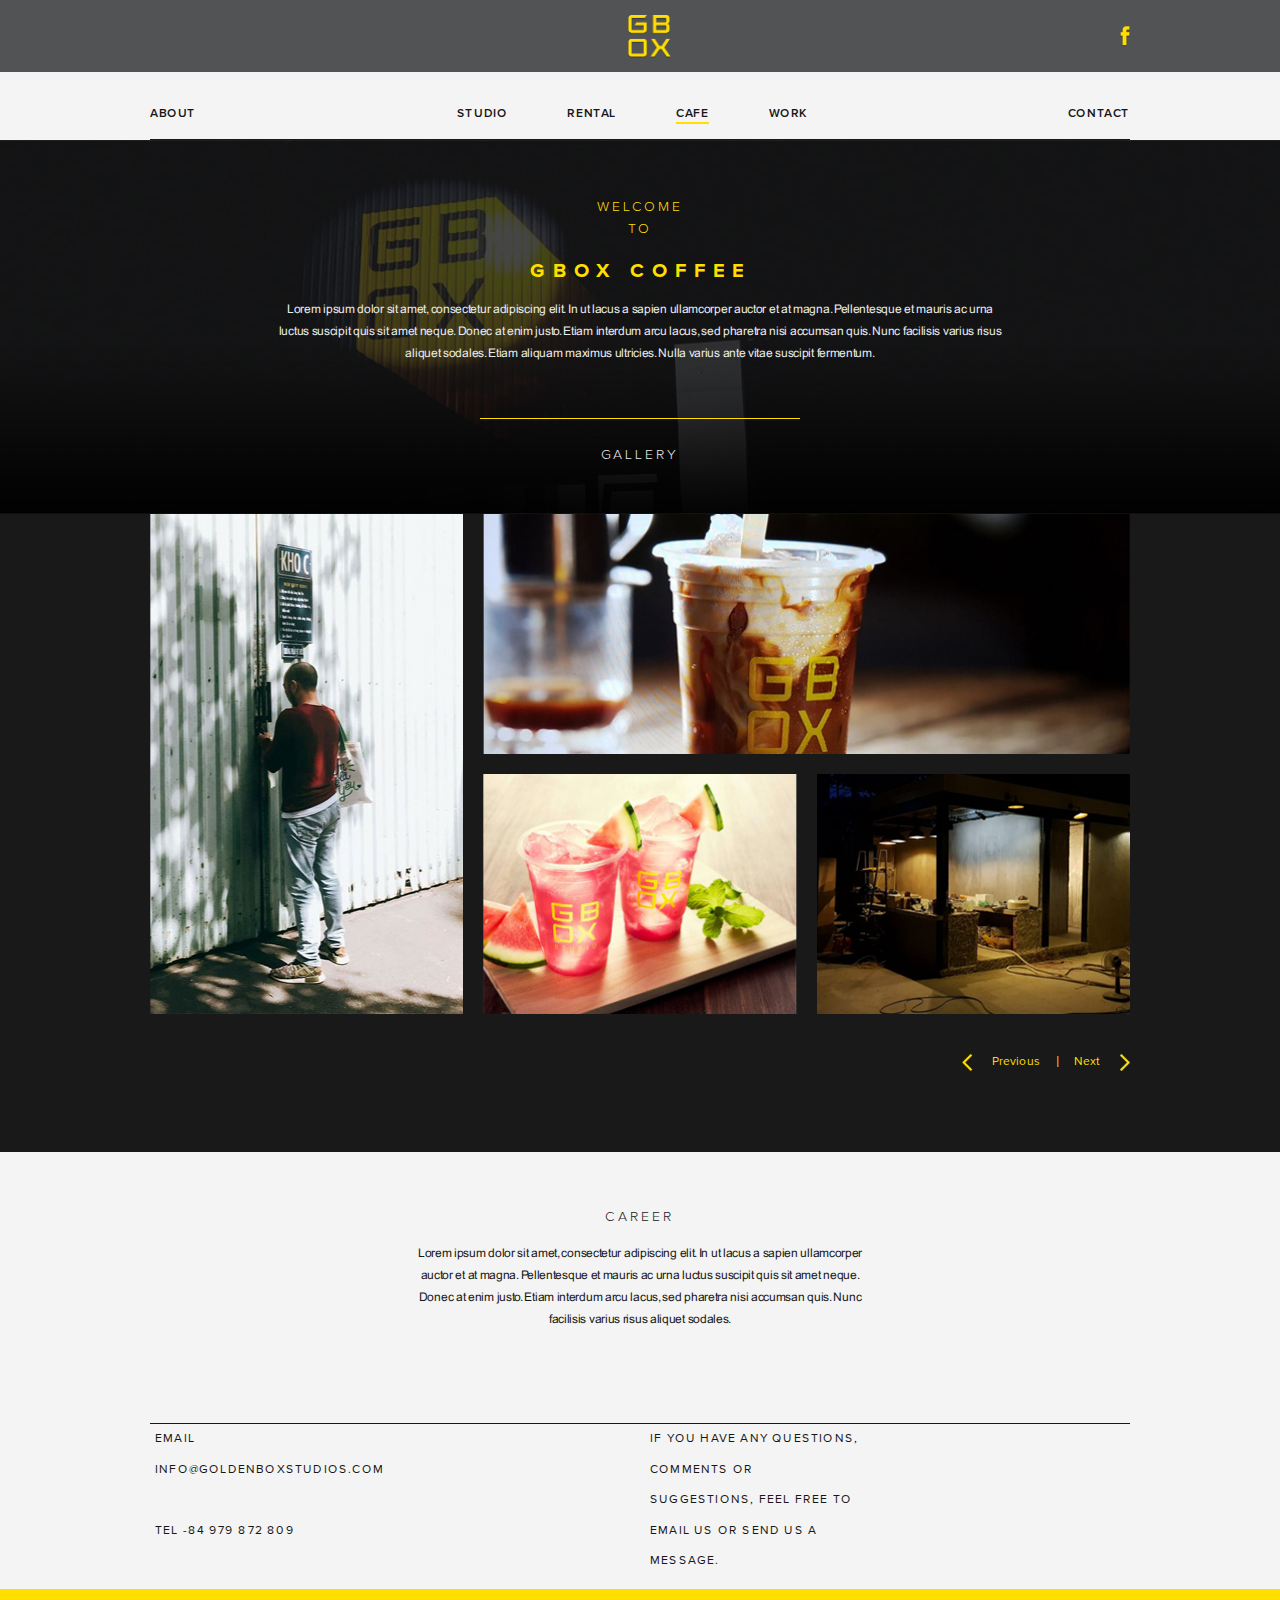
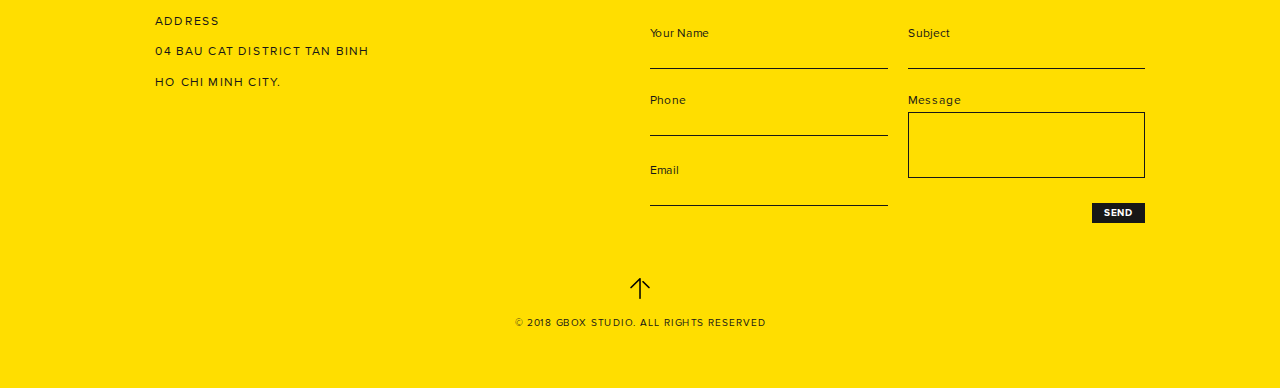
<file: cafe_gbox.html>
<!DOCTYPE html>
<html>

<head>
    <meta charset="UTF-8" />
    <meta name="viewport" content="width=device-width, initial-scale=1.0, maximum-scale=1.0, user-scalable=0" />
    <meta http-equiv="X-UA-Compatible" content="IE=edge,chrome=1" />
    <title>cafeGBox</title>
    <link rel="icon" href="favicon.ico">
    <meta name="title" content="" />
    <meta name="description" content="" />

    <!-- meta facebook -->
    <meta property="og:locale" content="vi" />
    <meta property="og:type" content="article" />
    <meta property="og:title" content="" />
    <meta property="og:description" content="" />
    <meta property="og:url" content="" />
    <meta property="og:site_name" content="" />
    <meta property="og:image" content="" />

    <link rel="stylesheet" href="dest/style.min.css">
    <link rel="stylesheet" href="dest/fonts.css">
</head>

<body class="homepage">
    <!-- HEADER -->
    <header class="header">
        <div class="headertop">
            <div class="container">
                <div class="headertop__menubar">
                    <div class="headertop__menubar-bar bar1"></div>
                    <div class="headertop__menubar-bar bar2"></div>
                    <div class="headertop__menubar-bar bar3"></div>
                </div>
                <div class="headertop__logo">
                    <a href="./index.html"><img src="img/logo@2x.png" alt="GBox"></a>
                </div>
                <div class="headertop__fb">
                    <a href="#"><img src="img/icon facebook@2x.png" alt="GBox"></a>
                </div>
            </div>
        </div>
        <div class="headerbottom">
            <div class="container">
                <div class="menu-wrap">
                    <div class="left">
                        <a class="text-menu" href="./aboutus.html">About</a>
                    </div>
                    <div class="mid">
                        <ul class="menu">
                            <li><a class="text-menu" href="./studios.html">Studio</a></li>
                            <li><a class="text-menu" href="./rental.html">rental</a></li>
                            <li><a class="text-menu active-menu" href="./cafe_gbox.html">cafe</a></li>
                            <li><a class="text-menu" href="./allwork.html">work</a></li>
                        </ul>
                    </div>
                    <div class="right">
                        <a class="text-menu" href="./contact.html">contact</a>
                    </div>
                </div>
            </div>
        </div>
        <nav class="mobile">
            <ul class="mobile__menu">
                <li><a class="text-menu" href="./aboutus.html">about</a></li>
                <li><a class="text-menu" href="./studios.html">studio</a></li>
                <li><a class="text-menu" href="./rental.html">rental</a></li>
                <li><a class="text-menu active-menu" href="./cafe_gbox.html">cafe</a></li>
                <li><a class="text-menu" href="./allwork.html">work</a></li>
                <li><a class="text-menu" href="./contact.html">contact</a></li>
            </ul>
        </nav>
    </header>

    <!-- MAIN -->
    <main class="mainwrapper">
        <section class="cafeGBox">
            <div class="wrap-introduce">
                <div class="container">
                    <div class="introduce">
                        <div class="introduce__welcome">Welcome to</div>
                        <div class="introduce__title">
                            <h1>Gbox coffee</h1>
                        </div>
                        <div class="introduce__desc">
                            Lorem ipsum dolor sit amet, consectetur adipiscing elit. In ut lacus a sapien ullamcorper
                            auctor et at magna.
                            Pellentesque et mauris ac urna luctus suscipit quis sit amet neque. Donec at enim justo.
                            Etiam interdum arcu lacus, sed
                            pharetra nisi accumsan quis. Nunc facilisis varius risus aliquet sodales. Etiam aliquam
                            maximus ultricies. Nulla varius
                            ante vitae suscipit fermentum.
                        </div>
                        <div class="introduce__name">Gallery</div>
                    </div>
                </div>
                <img class="img" src="./img/cafeGbox/bg.jpg" alt="GBox">
                <img class="img-mb" src="./img/cafeGbox/bg-mb.jpg" alt="GBox">
            </div>
            <div class="wrap-carousel">
                <div class="container">
                    <div class="carousel">
                        <div class="carousel__item">
                            <div class="carousel__item-gallery">
                                <a href="./img/cafeGbox/gallery1.jpg" data-fancybox="images">
                                    <img src="./img/cafeGbox/gallery1.jpg" alt="Gbox">
                                </a>
                                <div class="fullscreen">
                                    <div class="fullscreen__wrap">
                                        <div class="fullscreen__wrap-img">
                                            <img src="./img/project_detail/fullscreen_icon.png" alt="Gbox">
                                        </div>
                                        <span>Full Screen</span>
                                    </div>
                                </div>
                            </div>
                            <div class="carousel__item-gallery">
                                <a href="./img/cafeGbox/gallery2.jpg" data-fancybox="images">
                                    <img src="./img/cafeGbox/gallery2.jpg" alt="Gbox">
                                </a>
                                <div class="fullscreen">
                                    <div class="fullscreen__wrap">
                                        <div class="fullscreen__wrap-img">
                                            <img src="./img/project_detail/fullscreen_icon.png" alt="Gbox">
                                        </div>
                                        <span>Full Screen</span>
                                    </div>
                                </div>
                            </div>
                            <div class="carousel__item-gallery">
                                <a href="./img/cafeGbox/gallery3.jpg" data-fancybox="images">
                                    <img src="./img/cafeGbox/gallery3.jpg" alt="Gbox">
                                </a>
                                <div class="fullscreen">
                                    <div class="fullscreen__wrap">
                                        <div class="fullscreen__wrap-img">
                                            <img src="./img/project_detail/fullscreen_icon.png" alt="Gbox">
                                        </div>
                                        <span>Full Screen</span>
                                    </div>
                                </div>
                            </div>
                            <div class="carousel__item-gallery">
                                <a href="./img/cafeGbox/gallery4.jpg" data-fancybox="images">
                                    <img src="./img/cafeGbox/gallery4.jpg" alt="Gbox">
                                </a>
                                <div class="fullscreen">
                                    <div class="fullscreen__wrap">
                                        <div class="fullscreen__wrap-img">
                                            <img src="./img/project_detail/fullscreen_icon.png" alt="Gbox">
                                        </div>
                                        <span>Full Screen</span>
                                    </div>
                                </div>
                            </div>
                        </div>
                        <div class="carousel__item item-2">
                            <div class="carousel__item-gallery">
                                <a href="./img/cafeGbox/gallery7.jpg" data-fancybox="images-2">
                                    <img src="./img/cafeGbox/gallery7.jpg" alt="Gbox">
                                </a>
                                <div class="fullscreen">
                                    <div class="fullscreen__wrap">
                                        <div class="fullscreen__wrap-img">
                                            <img src="./img/project_detail/fullscreen_icon.png" alt="Gbox">
                                        </div>
                                        <span>Full Screen</span>
                                    </div>
                                </div>
                            </div>
                            <div class="carousel__item-gallery">
                                <a href="./img/cafeGbox/gallery2.jpg" data-fancybox="images-2">
                                    <img src="./img/cafeGbox/gallery2.jpg" alt="Gbox">
                                </a>
                                <div class="fullscreen">
                                    <div class="fullscreen__wrap">
                                        <div class="fullscreen__wrap-img">
                                            <img src="./img/project_detail/fullscreen_icon.png" alt="Gbox">
                                        </div>
                                        <span>Full Screen</span>
                                    </div>
                                </div>
                            </div>
                            <div class="carousel__item-gallery">
                                <a href="./img/cafeGbox/gallery6.jpg" data-fancybox="images-2">
                                    <img src="./img/cafeGbox/gallery6.jpg" alt="Gbox">
                                </a>
                                <div class="fullscreen">
                                    <div class="fullscreen__wrap">
                                        <div class="fullscreen__wrap-img">
                                            <img src="./img/project_detail/fullscreen_icon.png" alt="Gbox">
                                        </div>
                                        <span>Full Screen</span>
                                    </div>
                                </div>
                            </div>
                            <div class="carousel__item-gallery">
                                <a href="./img/cafeGbox/gallery3.jpg" data-fancybox="images-2">
                                    <img src="./img/cafeGbox/gallery3.jpg" alt="Gbox">
                                </a>
                                <div class="fullscreen">
                                    <div class="fullscreen__wrap">
                                        <div class="fullscreen__wrap-img">
                                            <img src="./img/project_detail/fullscreen_icon.png" alt="Gbox">
                                        </div>
                                        <span>Full Screen</span>
                                    </div>
                                </div>
                            </div>
                        </div>
                        <div class="carousel__item item-3">
                            <div class="carousel__item-gallery">
                                <a href="./img/cafeGbox/gallery1.jpg" data-fancybox="images-3">
                                    <img src="./img/cafeGbox/gallery1.jpg" alt="Gbox">
                                </a>
                                <div class="fullscreen">
                                    <div class="fullscreen__wrap">
                                        <div class="fullscreen__wrap-img">
                                            <img src="./img/project_detail/fullscreen_icon.png" alt="Gbox">
                                        </div>
                                        <span>Full Screen</span>
                                    </div>
                                </div>
                            </div>
                            <div class="carousel__item-gallery">
                                <a href="./img/cafeGbox/gallery6.jpg" data-fancybox="images-3">
                                    <img src="./img/cafeGbox/gallery6.jpg" alt="Gbox">
                                </a>
                                <div class="fullscreen">
                                    <div class="fullscreen__wrap">
                                        <div class="fullscreen__wrap-img">
                                            <img src="./img/project_detail/fullscreen_icon.png" alt="Gbox">
                                        </div>
                                        <span>Full Screen</span>
                                    </div>
                                </div>
                            </div>
                            <div class="carousel__item-gallery">
                                <a href="./img/cafeGbox/gallery5.jpg" data-fancybox="images-3">
                                    <img src="./img/cafeGbox/gallery5.jpg" alt="Gbox">
                                </a>
                                <div class="fullscreen">
                                    <div class="fullscreen__wrap">
                                        <div class="fullscreen__wrap-img">
                                            <img src="./img/project_detail/fullscreen_icon.png" alt="Gbox">
                                        </div>
                                        <span>Full Screen</span>
                                    </div>
                                </div>
                            </div>
                            <div class="carousel__item-gallery">
                                <a href="./img/cafeGbox/gallery7.jpg" data-fancybox="images-3">
                                    <img src="./img/cafeGbox/gallery7.jpg" alt="Gbox">
                                </a>
                                <div class="fullscreen">
                                    <div class="fullscreen__wrap">
                                        <div class="fullscreen__wrap-img">
                                            <img src="./img/project_detail/fullscreen_icon.png" alt="Gbox">
                                        </div>
                                        <span>Full Screen</span>
                                    </div>
                                </div>
                            </div>
                            <div class="carousel__item-gallery">
                                <a href="./img/cafeGbox/gallery3.jpg" data-fancybox="images-3">
                                    <img src="./img/cafeGbox/gallery3.jpg" alt="Gbox">
                                </a>
                                <div class="fullscreen">
                                    <div class="fullscreen__wrap">
                                        <div class="fullscreen__wrap-img">
                                            <img src="./img/project_detail/fullscreen_icon.png" alt="Gbox">
                                        </div>
                                        <span>Full Screen</span>
                                    </div>
                                </div>
                            </div>
                        </div>
                    </div>
                    <div class="btn">
                        <div class="btn__prev btn-slider">
                            <img class="btn-slider-prev" src="./img/cafeGbox/icon-nextprev.png" alt="Gbox">
                            <span>Previous</span>
                        </div>
                        <div class="btn__mid"><span>|</span></div>
                        <div class="btn__next btn-slider">
                            <span>Next</span>
                            <img src="./img/cafeGbox/icon-nextprev.png" alt="Gbox">
                        </div>
                    </div>
                </div>
            </div>
            <div class="container">
                <div class="career">
                    <div class="career__title">Career</div>
                    <div class="career__content">
                        Lorem ipsum dolor sit amet, consectetur adipiscing elit. In ut lacus a sapien ullamcorper auctor
                        et at magna.
                        Pellentesque et mauris ac urna luctus suscipit quis sit amet neque. Donec at enim justo. Etiam
                        interdum arcu lacus, sed
                        pharetra nisi accumsan quis. Nunc facilisis varius risus aliquet sodales.
                    </div>
                </div>
            </div>
        </section>
    </main>

    <!-- FOOTER -->
    <footer>
        <div class="container">
            <div class="footertop">
                <div class="footertop__contact footer-txt">
                    <span>Email</span>
                    <span class="footertop__contact-mail">info@goldenboxstudios.com</span>
                    <br>
                    <span class="footertop__contact-phone">tel <i>-84 979 872 809</i></span>
                </div>
                <div class="footertop__address footer-txt">
                    <span>address</span><br>
                    <span>04 bau cat district tan binh</span><br>
                    <span>ho chi minh city.</span>
                </div>
                <div class="footertop__text footer-txt">
                    <span>If you have any questions, comments or
                        suggestions, feel free to email us or
                        send us a message.</span>
                </div>
            </div>
        </div>
        <div class="footerbottom">
            <div class="container">
                <div class="footerbottom__address footer-txt">
                    <span>address</span>
                    <span>04 bau cat district tan binh</span>
                    <span>ho chi minh city.</span>
                </div>
                <div class="footerbottom__message">
                    <form action="" class="from-message">
                        <div class="from-group">
                            <label>Your Name</label><br>
                            <input type="text">
                        </div>
                        <div class="from-group">
                            <label>Subject</label><br>
                            <input type="text">
                        </div>
                        <div class="from-group">
                            <label>Phone</label><br>
                            <input type="text">
                        </div>
                        <div class="from-group">
                            <label>Message</label><br>
                            <textarea rows="2"></textarea>
                        </div>
                        <div class="from-group" id="mail">
                            <label>Email</label><br>
                            <input type="text">
                        </div>
                        <div class="from-group" id="mail">
                            <a href="#" class="btn-send">Send</a>
                        </div>
                    </form>
                </div>
            </div>
            <div class="footerbottom__copyright">
                <img class="totop" src="./img/icon-arrow-totop.png" alt="Gbox">
                <span>© 2018 GBOX STUDIO. All rights reserved</span>
            </div>
        </div>
    </footer>
    <script type="text/javascript" src="dest/jsmain.min.js"></script>
    <script type="text/javascript" src="dest/main.js"></script>

</body>

</html>
</file>
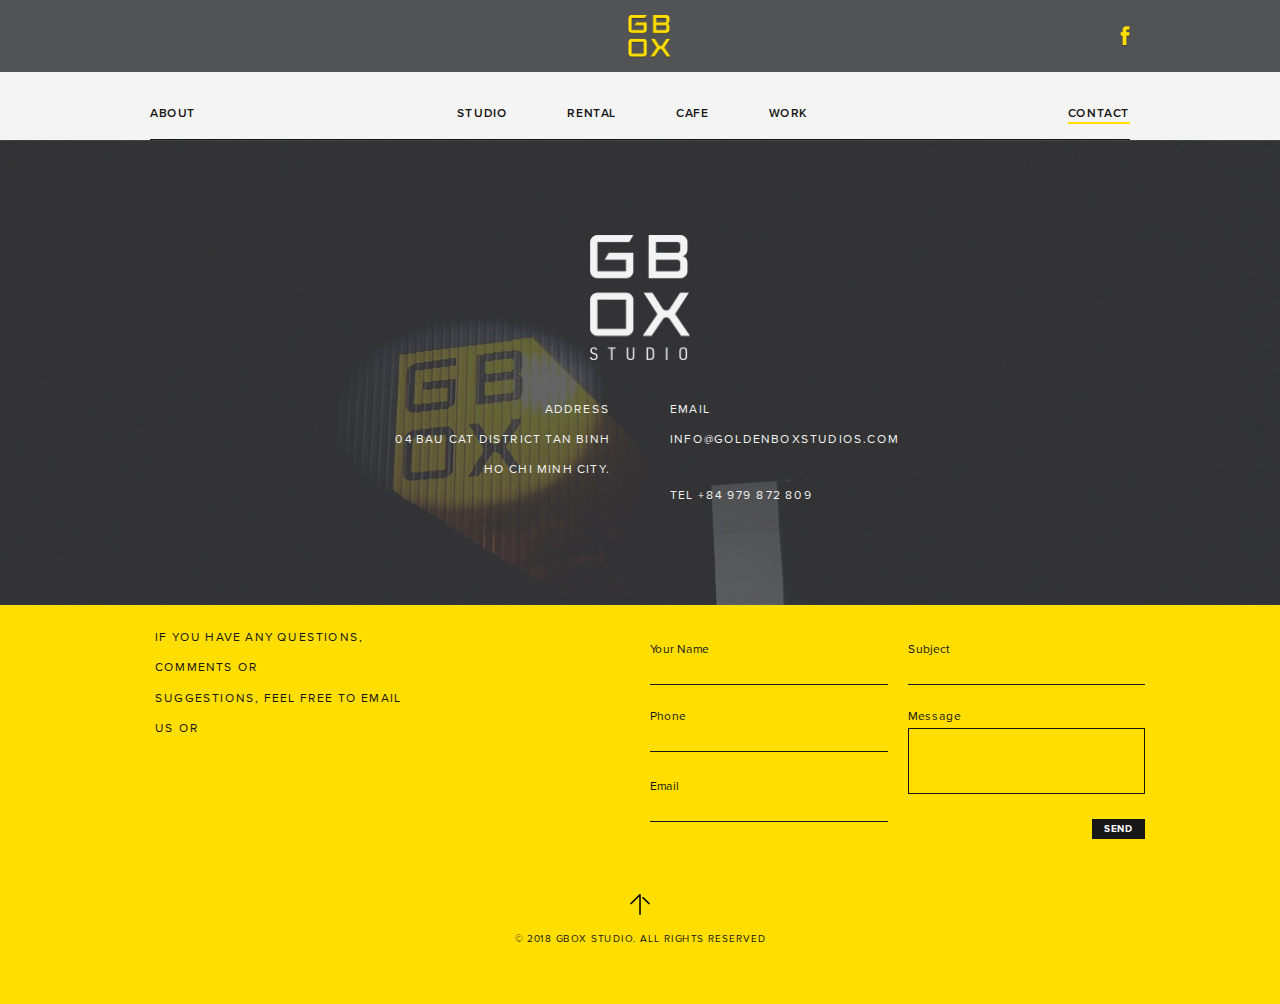
<file: contact.html>
<!DOCTYPE html>
<html>

<head>
    <meta charset="UTF-8" />
    <meta name="viewport" content="width=device-width, initial-scale=1.0, maximum-scale=1.0, user-scalable=0" />
    <meta http-equiv="X-UA-Compatible" content="IE=edge,chrome=1" />
    <title>About Us</title>
    <link rel="icon" href="favicon.ico">
    <meta name="title" content="" />
    <meta name="description" content="" />

    <!-- meta facebook -->
    <meta property="og:locale" content="vi" />
    <meta property="og:type" content="article" />
    <meta property="og:title" content="" />
    <meta property="og:description" content="" />
    <meta property="og:url" content="" />
    <meta property="og:site_name" content="" />
    <meta property="og:image" content="" />

    <link rel="stylesheet" href="dest/style.min.css">
    <link rel="stylesheet" href="dest/fonts.css">
</head>

<body class="homepage">
    <!-- HEADER -->
    <header class="header">
        <div class="headertop">
            <div class="container">
                <div class="headertop__menubar">
                    <div class="headertop__menubar-bar bar1"></div>
                    <div class="headertop__menubar-bar bar2"></div>
                    <div class="headertop__menubar-bar bar3"></div>
                </div>
                <div class="headertop__logo">
                    <a href="./index.html"><img src="img/logo@2x.png" alt="GBox"></a>
                </div>
                <div class="headertop__fb">
                    <a href="#"><img src="img/icon facebook@2x.png" alt="GBox"></a>
                </div>
            </div>
        </div>
        <div class="headerbottom">
            <div class="container">
                <div class="menu-wrap">
                    <div class="left">
                        <a class="text-menu" href="./aboutus.html">About</a>
                    </div>
                    <div class="mid">
                        <ul class="menu">
                            <li><a class="text-menu" href="./studios.html">Studio</a></li>
                            <li><a class="text-menu" href="./rental.html">rental</a></li>
                            <li><a class="text-menu" href="./cafe_gbox.html">cafe</a></li>
                            <li><a class="text-menu" href="./allwork.html">work</a></li>
                        </ul>
                    </div>
                    <div class="right">
                        <a class="text-menu active-menu" href="./contact.html">contact</a>
                    </div>
                </div>
            </div>
        </div>
        <nav class="mobile">
            <ul class="mobile__menu">
                <li><a class="text-menu" href="./aboutus.html">about</a></li>
                <li><a class="text-menu" href="./studios.html">studio</a></li>
                <li><a class="text-menu" href="./rental.html">rental</a></li>
                <li><a class="text-menu" href="./cafe_gbox.html">cafe</a></li>
                <li><a class="text-menu" href="./allwork.html">work</a></li>
                <li><a class="text-menu active-menu" href="./contact.html">contact</a></li>
            </ul>
        </nav>
    </header>

    <!-- MAIN -->
    <main class="mainwrapper">
        <div class="contact">
            <div class="container">
                <div class="contact__logo">
                    <img src="./img/logo footer@2x.png" alt="GBox">
                </div>
                <div class="contact__content">
                    <div class="contact__content-item">
                        <span>Address</span>
                        <span>04 bau cat district tan binh <br>
                            ho chi minh city.</span>
                    </div>
                    <div class="contact__content-item">
                        <span>email</span>
                        <span>info@goldenboxstudios.com</span> <br>
                        <span>Tel <i>+84 979 872 809</i></span>
                    </div>
                </div>
            </div>
        </div>
    </main>

    <!-- FOOTER -->
    <footer>
        <div class="footerbottom">
            <div class="container">
                <div class="footerbottom__address footer-txt">
                    <span>If you have any questions,</span>
                    <span>comments or</span>
                    <span>
                        suggestions, feel free to email</span>
                    <span>us or</span>
                </div>
                <div class="footerbottom__message">
                    <form action="" class="from-message">
                        <div class="from-group">
                            <label>Your Name</label><br>
                            <input type="text">
                        </div>
                        <div class="from-group">
                            <label>Subject</label><br>
                            <input type="text">
                        </div>
                        <div class="from-group">
                            <label>Phone</label><br>
                            <input type="text">
                        </div>
                        <div class="from-group">
                            <label>Message</label><br>
                            <textarea rows="2"></textarea>
                        </div>
                        <div class="from-group" id="mail">
                            <label>Email</label><br>
                            <input type="text">
                        </div>
                        <div class="from-group" id="mail">
                            <a href="#" class="btn-send">Send</a>
                        </div>
                    </form>
                </div>
            </div>
            <div class="footerbottom__copyright">
                <img class="totop" src="./img/icon-arrow-totop.png" alt="Gbox">
                <span>© 2018 GBOX STUDIO. All rights reserved</span>
            </div>
        </div>
    </footer>
    <script type="text/javascript" src="dest/jsmain.min.js"></script>
    <script type="text/javascript" src="dest/main.js"></script>

</body>

</html>
</file>
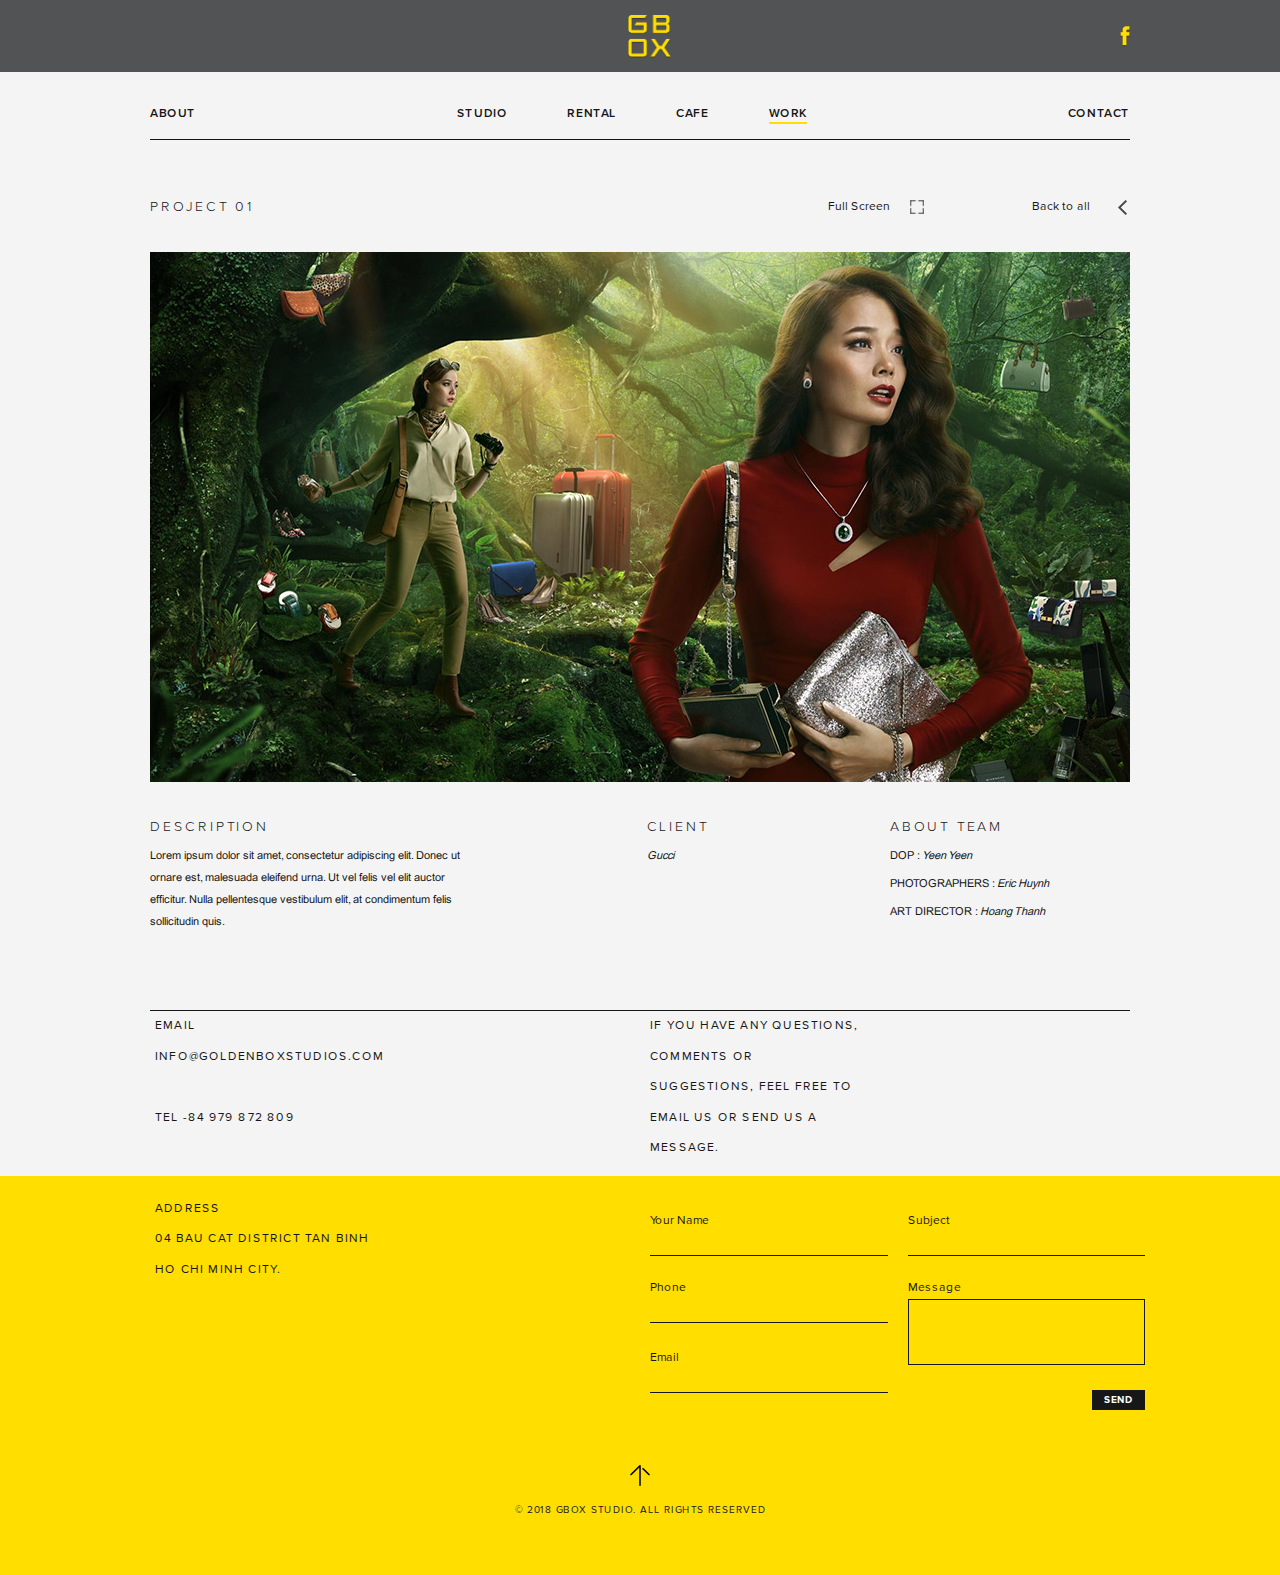
<file: project_detail.html>
<!DOCTYPE html>
<html>

<head>
    <meta charset="UTF-8" />
    <meta name="viewport" content="width=device-width, initial-scale=1.0, maximum-scale=1.0, user-scalable=0" />
    <meta http-equiv="X-UA-Compatible" content="IE=edge,chrome=1" />
    <title>Project Detail</title>
    <link rel="icon" href="favicon.ico">
    <meta name="title" content="" />
    <meta name="description" content="" />

    <!-- meta facebook -->
    <meta property="og:locale" content="vi" />
    <meta property="og:type" content="article" />
    <meta property="og:title" content="" />
    <meta property="og:description" content="" />
    <meta property="og:url" content="" />
    <meta property="og:site_name" content="" />
    <meta property="og:image" content="" />

    <link rel="stylesheet" href="dest/style.min.css">
    <link rel="stylesheet" href="dest/fonts.css">
</head>

<body class="homepage">
    <!-- HEADER -->
    <header class="header">
        <div class="headertop">
            <div class="container">
                <div class="headertop__menubar">
                    <div class="headertop__menubar-bar bar1"></div>
                    <div class="headertop__menubar-bar bar2"></div>
                    <div class="headertop__menubar-bar bar3"></div>
                </div>
                <div class="headertop__logo">
                    <a href="./index.html"><img src="img/logo@2x.png" alt="GBox"></a>
                </div>
                <div class="headertop__fb">
                    <a href="#"><img src="img/icon facebook@2x.png" alt="GBox"></a>
                </div>
            </div>
        </div>
        <div class="headerbottom">
            <div class="container">
                <div class="menu-wrap">
                    <div class="left">
                        <a class="text-menu" href="./aboutus.html">About</a>
                    </div>
                    <div class="mid">
                        <ul class="menu">
                            <li><a class="text-menu" href="./studios.html">Studio</a></li>
                            <li><a class="text-menu" href="./rental.html">rental</a></li>
                            <li><a class="text-menu" href="./cafe_gbox.html">cafe</a></li>
                            <li><a class="text-menu active-menu" href="./allwork.html">work</a></li>
                        </ul>
                    </div>
                    <div class="right">
                        <a class="text-menu" href="./contact.html">contact</a>
                    </div>
                </div>
            </div>
        </div>
        <nav class="mobile">
            <ul class="mobile__menu">
                <li><a class="text-menu" href="./aboutus.html">about</a></li>
                <li><a class="text-menu" href="./studios.html">studio</a></li>
                <li><a class="text-menu" href="./rental.html">rental</a></li>
                <li><a class="text-menu" href="./cafe_gbox.html">cafe</a></li>
                <li><a class="text-menu active-menu" href="./allwork.html">work</a></li>
                <li><a class="text-menu" href="./contact.html">contact</a></li>
            </ul>
        </nav>
    </header>

    <!-- MAIN -->
    <main class="mainwrapper">
        <section class="project-detail">
            <div class="container">
                <div class="slider">
                    <div class="slider__exit">
                        Exit FullScreen
                    </div>
                    <div class="slider__title">
                        <h1 class="slider__title-name">project 01</h1>
                        <div class="slider__title-btn">
                            <div class="item">
                                <a class="item__fullscreen" href="#">
                                    <span>Full Screen</span>
                                    <img src="./img/project_detail/fullscreen_icon.png" alt="GBox">
                                </a>
                            </div>
                            <div class="item">
                                <a class="item__back" href="./index.html">
                                    <span>Back to all</span>
                                    <img src="./img/icon-arrow-down.png" alt="GBox">
                                </a>
                            </div>
                        </div>
                    </div>
                    <div class="slider__carousel">
                        <div class="slider__carousel-cell">
                            <img src="./img/project_detail/slider1.jpg" alt="GBox">
                        </div>
                        <div class="slider__carousel-cell">
                            <img src="./img/project_detail/slider2.jpg" alt="GBox">
                        </div>
                        <div class="slider__carousel-cell">
                            <img src="./img/project_detail/slider3.jpg" alt="GBox">
                        </div>
                    </div>
                </div>
                <div class="info">
                    <div class="info__clientmb">
                        <span class="info__client-title">client</span>
                        <p class="info__client-sub">Gucci</p>
                    </div>
                    <div class="info__desc">
                        <span class="info__desc-title">Description</span>
                        <p class="info__desc-sub">
                            Lorem ipsum dolor sit amet, consectetur adipiscing elit. Donec
                            ut ornare est, malesuada eleifend urna. Ut vel felis vel elit auctor efficitur. Nulla
                            pellentesque vestibulum elit, at
                            condimentum felis sollicitudin quis.
                        </p>
                    </div>
                    <div class="info__client">
                        <span class="info__client-title">client</span>
                        <p class="info__client-sub">Gucci</p>
                    </div>
                    <div class="info__about">
                        <span class="info__about-title">about team</span>
                        <p class="info__about-sub">dop : <i>Yeen Yeen</i></p>
                        <p class="info__about-sub">photographers : <i>Eric Huynh</i></p>
                        <p class="info__about-sub">art director : <i>hoang thanh</i></p>
                    </div>
                </div>
            </div>
        </section>
    </main>

    <!-- FOOTER -->
    <footer>
        <div class="container">
            <div class="footertop">
                <div class="footertop__contact footer-txt">
                    <span>Email</span>
                    <span class="footertop__contact-mail">info@goldenboxstudios.com</span>
                    <br>
                    <span class="footertop__contact-phone">tel <i>-84 979 872 809</i></span>
                </div>
                <div class="footertop__address footer-txt">
                    <span>address</span><br>
                    <span>04 bau cat district tan binh</span><br>
                    <span>ho chi minh city.</span>
                </div>
                <div class="footertop__text footer-txt">
                    <span>If you have any questions, comments or
                        suggestions, feel free to email us or
                        send us a message.</span>
                </div>
            </div>
        </div>
        <div class="footerbottom">
            <div class="container">
                <div class="footerbottom__address footer-txt">
                    <span>address</span>
                    <span>04 bau cat district tan binh</span>
                    <span>ho chi minh city.</span>
                </div>
                <div class="footerbottom__message">
                    <form action="" class="from-message">
                        <div class="from-group">
                            <label>Your Name</label><br>
                            <input type="text">
                        </div>
                        <div class="from-group">
                            <label>Subject</label><br>
                            <input type="text">
                        </div>
                        <div class="from-group">
                            <label>Phone</label><br>
                            <input type="text">
                        </div>
                        <div class="from-group">
                            <label>Message</label><br>
                            <textarea cols="30" rows="2"></textarea>
                        </div>
                        <div class="from-group" id="mail">
                            <label>Email</label><br>
                            <input type="text">
                        </div>
                        <div class="from-group" id="mail">
                            <a href="#" class="btn-send">Send</a>
                        </div>
                    </form>
                </div>
            </div>
            <div class="footerbottom__copyright">
                <img class="totop" src="./img/icon-arrow-totop.png" alt="Gbox">
                <span>© 2018 GBOX STUDIO. All rights reserved</span>
            </div>
        </div>
    </footer>

    <script type="text/javascript" src="dest/jsmain.min.js"></script>
    <script type="text/javascript" src="dest/main.js"></script>

</body>

</html>
</file>
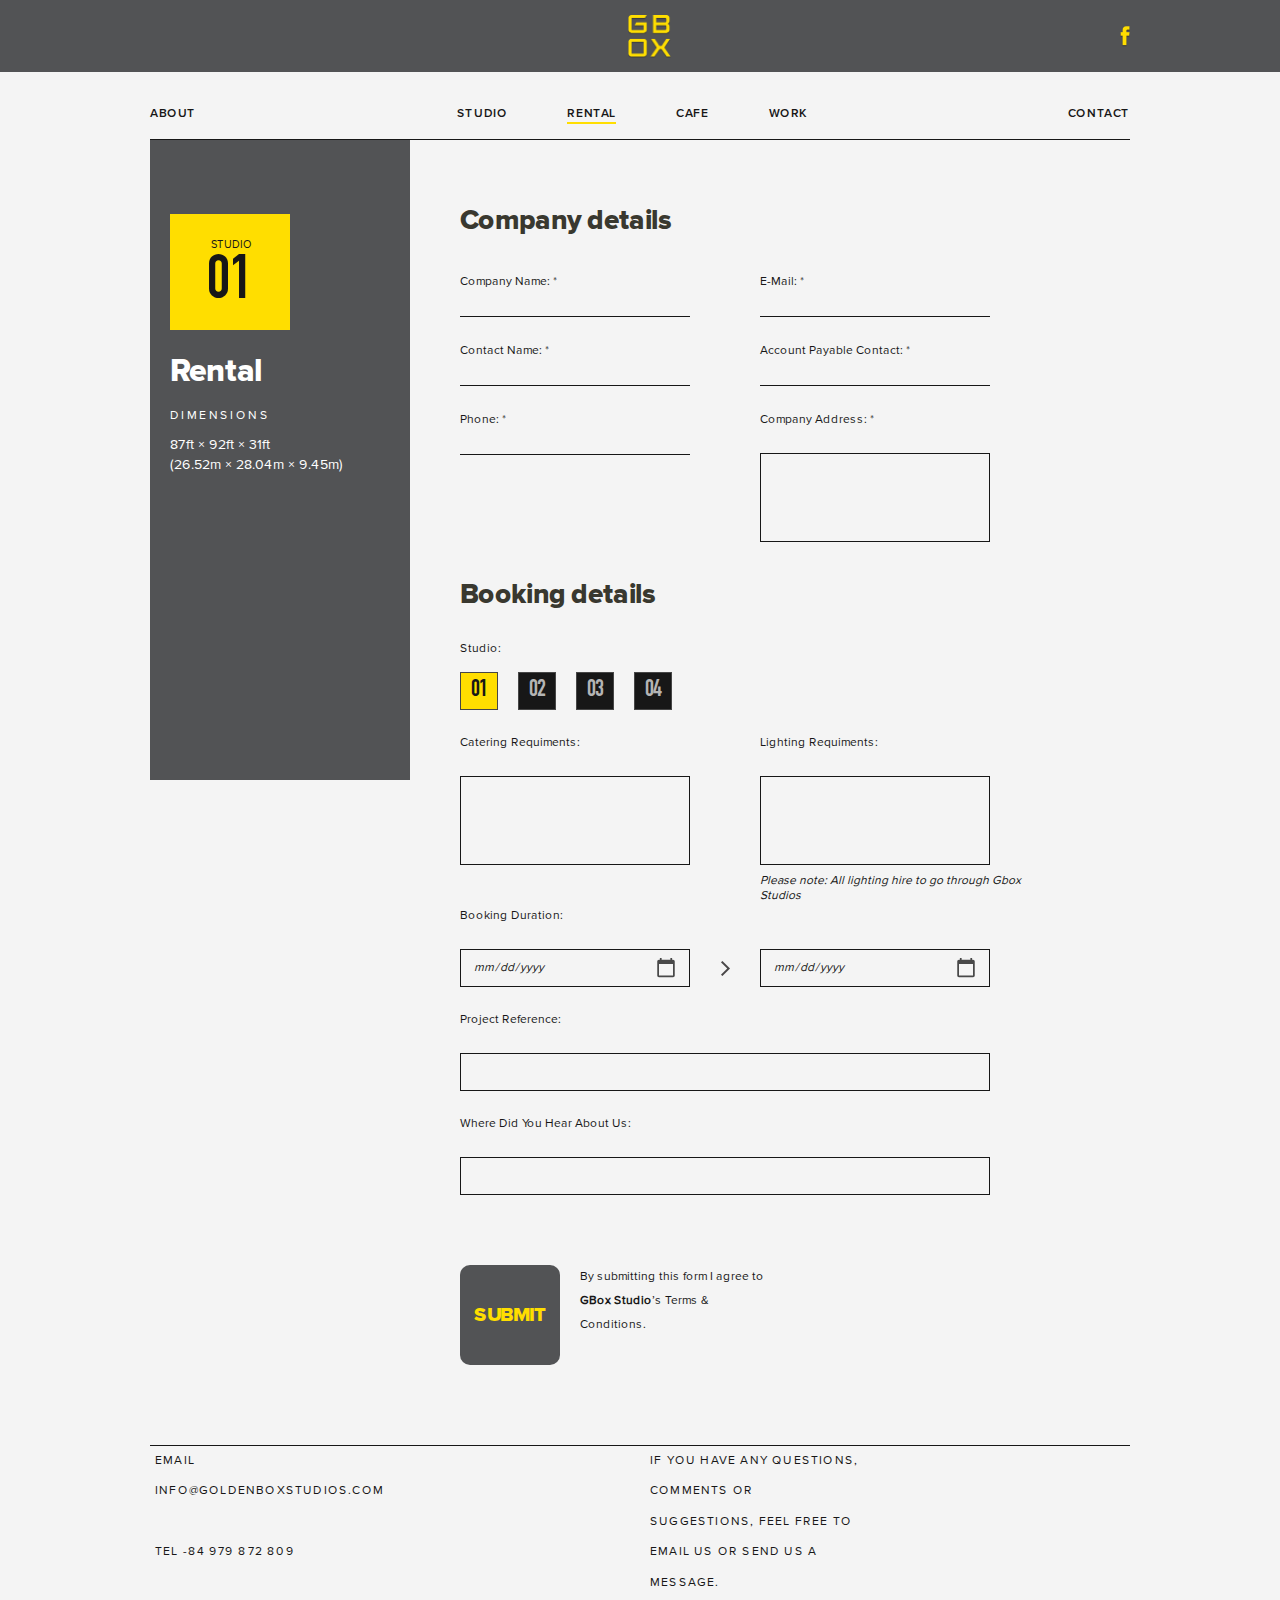
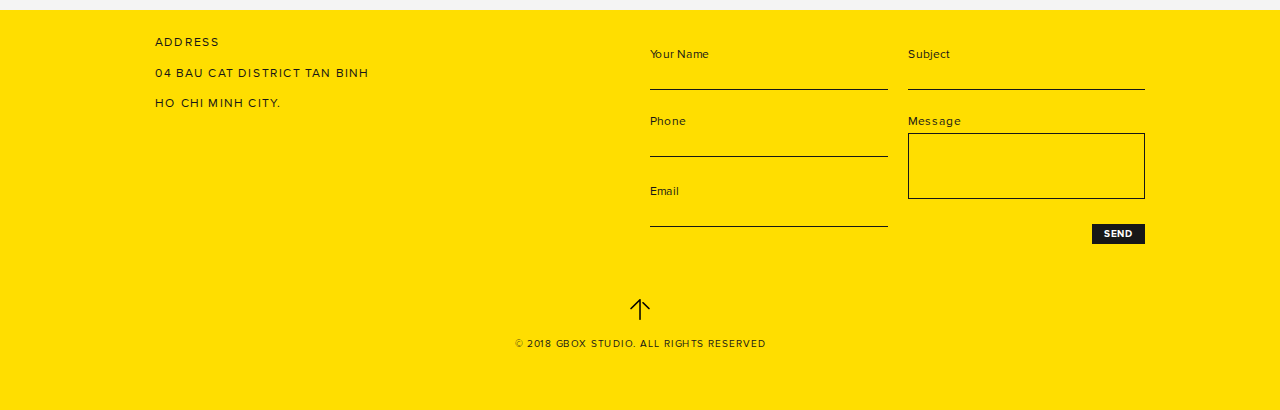
<file: rental.html>
<!DOCTYPE html>
<html>

<head>
    <meta charset="UTF-8" />
    <meta name="viewport" content="width=device-width, initial-scale=1.0, maximum-scale=1.0, user-scalable=0" />
    <meta http-equiv="X-UA-Compatible" content="IE=edge,chrome=1" />
    <title>Rental</title>
    <link rel="icon" href="favicon.ico">
    <meta name="title" content="" />
    <meta name="description" content="" />

    <!-- meta facebook -->
    <meta property="og:locale" content="vi" />
    <meta property="og:type" content="article" />
    <meta property="og:title" content="" />
    <meta property="og:description" content="" />
    <meta property="og:url" content="" />
    <meta property="og:site_name" content="" />
    <meta property="og:image" content="" />

    <link rel="stylesheet" href="dest/style.min.css">
    <link rel="stylesheet" href="dest/fonts.css">
</head>

<body class="homepage">
    <!-- HEADER -->
    <header class="header">
        <div class="headertop">
            <div class="container">
                <div class="headertop__menubar">
                    <div class="headertop__menubar-bar bar1"></div>
                    <div class="headertop__menubar-bar bar2"></div>
                    <div class="headertop__menubar-bar bar3"></div>
                </div>
                <div class="headertop__logo">
                    <a href="./index.html"><img src="img/logo@2x.png" alt="GBox"></a>
                </div>
                <div class="headertop__fb">
                    <a href="#"><img src="img/icon facebook@2x.png" alt="GBox"></a>
                </div>
            </div>
        </div>
        <div class="headerbottom">
            <div class="container">
                <div class="menu-wrap">
                    <div class="left">
                        <a class="text-menu" href="./aboutus.html">About</a>
                    </div>
                    <div class="mid">
                        <ul class="menu">
                            <li><a class="text-menu" href="./studios.html">Studio</a></li>
                            <li><a class="text-menu active-menu" href="./rental.html">rental</a></li>
                            <li><a class="text-menu" href="./cafe_gbox.html">cafe</a></li>
                            <li><a class="text-menu" href="./allwork.html">work</a></li>
                        </ul>
                    </div>
                    <div class="right">
                        <a class="text-menu" href="./contact.html">contact</a>
                    </div>
                </div>
            </div>
        </div>
        <nav class="mobile">
            <ul class="mobile__menu">
                <li><a class="text-menu" href="./aboutus.html">about</a></li>
                <li><a class="text-menu" href="./studios.html">studio</a></li>
                <li><a class="text-menu active-menu" href="./rental.html">rental</a></li>
                <li><a class="text-menu" href="./cafe_gbox.html">cafe</a></li>
                <li><a class="text-menu" href="./allwork.html">work</a></li>
                <li><a class="text-menu" href="./contact.html">contact</a></li>
            </ul>
        </nav>
    </header>

    <!-- MAIN -->
    <main class="mainwrapper">
        <section class="rentalstudio">
            <div class="container">
                <div class="wrap">
                    <div class="rental">
                        <div class="rental__studio number-box">
                            <span class="title">studio</span>
                            <h2 class="number">01</h2>
                        </div>
                        <div class="box">
                            <div class="rental__title">
                                <h1 class="rental__title-name">Rental</h1>
                            </div>
                            <div class="rental__desc">
                                <h3 class="rental__desc-title">dimensions</h3>
                                <div class="rental__desc-content">
                                    <span class="feet">
                                        87ft × 92ft × 31ft
                                    </span>
                                    <span class="meter">
                                        (26.52m × 28.04m × 9.45m)
                                    </span>
                                </div>
                            </div>
                        </div>
                    </div>
                    <div class="from-wrap">
                        <div class="company-detail">
                            <h2 class="title-detail">Company details</h2>
                            <form class="form" action="">
                                <div class="form__right">
                                    <div class="form-group">
                                        <label>Company name: *</label>
                                        <input type="text">
                                    </div>
                                    <div class="form-group">
                                        <label>Contact name: *</label>
                                        <input type="text">
                                    </div>
                                    <div class="form-group">
                                        <label>Phone: *</label>
                                        <input type="text">
                                    </div>
                                </div>
                                <div class="form__left">
                                    <div class="form-group">
                                        <label>E-mail: *</label>
                                        <input type="text">
                                    </div>
                                    <div class="form-group">
                                        <label>Account payable contact: *</label>
                                        <input type="text">
                                    </div>
                                    <div class="form-group">
                                        <label>Company address: *</label>
                                        <textarea></textarea>
                                    </div>
                                </div>
                            </form>
                        </div>
                        <div class="booking-detail">
                            <h2 class="title-detail">Booking details</h2>
                            <div class="studio">
                                <div class="studio__title">
                                    Studio:
                                </div>
                                <div class="studio__list">
                                    <div class="studio__list-item active"><span>01</span></div>
                                    <div class="studio__list-item"><span>02</span></div>
                                    <div class="studio__list-item"><span>03</span></div>
                                    <div class="studio__list-item"><span>04</span></div>
                                </div>
                            </div>
                            <form class="form" action="">
                                <div class="form__top">
                                    <div class="form-group">
                                        <label class="title-input">Catering requiments:</label>
                                        <textarea></textarea>
                                    </div>
                                    <div class="form-group">
                                        <label class="title-input">Lighting requiments:</label>
                                        <textarea></textarea>
                                        <label class="note title-input">
                                            Please note: All lighting hire to go through Gbox Studios
                                        </label>
                                    </div>
                                </div>
                                <div class="form__mid">
                                    <span class="title-input">Booking Duration:</span>
                                    <div class="form__mid-item">
                                        <div class="form-group">
                                            <input type="date">
                                        </div>
                                        <img class="img" src="./img/icon-arrow-down.png" alt="">
                                        <div class="form-group">
                                            <input type="date">
                                        </div>
                                    </div>
                                </div>
                                <div class="form__bottom">
                                    <div class="form-group">
                                        <label class="title-input">Project Reference: </label>
                                        <input type="text">
                                    </div>
                                    <div class="form-group">
                                        <label class="title-input">Where did you hear about us: </label>
                                        <input type="text">
                                    </div>
                                </div>
                                <div class="form__submit">
                                    <input type="submit" value="submit">
                                    <p class="form__submit-desc">By submitting this form I agree to
                                        <strong>GBox Studio</strong>’s Terms & Conditions.
                                    </p>
                                </div>
                            </form>
                        </div>
                    </div>
                </div>
            </div>
        </section>
    </main>

    <!-- FOOTER -->
    <footer>
        <div class="container">
            <div class="footertop">
                <div class="footertop__contact footer-txt">
                    <span>Email</span>
                    <span class="footertop__contact-mail">info@goldenboxstudios.com</span>
                    <br>
                    <span class="footertop__contact-phone">tel <i>-84 979 872 809</i></span>
                </div>
                <div class="footertop__address footer-txt">
                    <span>address</span><br>
                    <span>04 bau cat district tan binh</span><br>
                    <span>ho chi minh city.</span>
                </div>
                <div class="footertop__text footer-txt">
                    <span>If you have any questions, comments or
                        suggestions, feel free to email us or
                        send us a message.</span>
                </div>
            </div>
        </div>
        <div class="footerbottom">
            <div class="container">
                <div class="footerbottom__address footer-txt">
                    <span>address</span>
                    <span>04 bau cat district tan binh</span>
                    <span>ho chi minh city.</span>
                </div>
                <div class="footerbottom__message">
                    <form action="" class="from-message">
                        <div class="from-group">
                            <label>Your Name</label><br>
                            <input type="text">
                        </div>
                        <div class="from-group">
                            <label>Subject</label><br>
                            <input type="text">
                        </div>
                        <div class="from-group">
                            <label>Phone</label><br>
                            <input type="text">
                        </div>
                        <div class="from-group">
                            <label>Message</label><br>
                            <textarea rows="2"></textarea>
                        </div>
                        <div class="from-group" id="mail">
                            <label>Email</label><br>
                            <input type="text">
                        </div>
                        <div class="from-group" id="mail">
                            <a href="#" class="btn-send">Send</a>
                        </div>
                    </form>
                </div>
            </div>
            <div class="footerbottom__copyright">
                <img class="totop" src="./img/icon-arrow-totop.png" alt="Gbox">
                <span>© 2018 GBOX STUDIO. All rights reserved</span>
            </div>
        </div>
    </footer>
    <script type="text/javascript" src="dest/jsmain.min.js"></script>
    <script type="text/javascript" src="dest/main.js"></script>

</body>

</html>
</file>
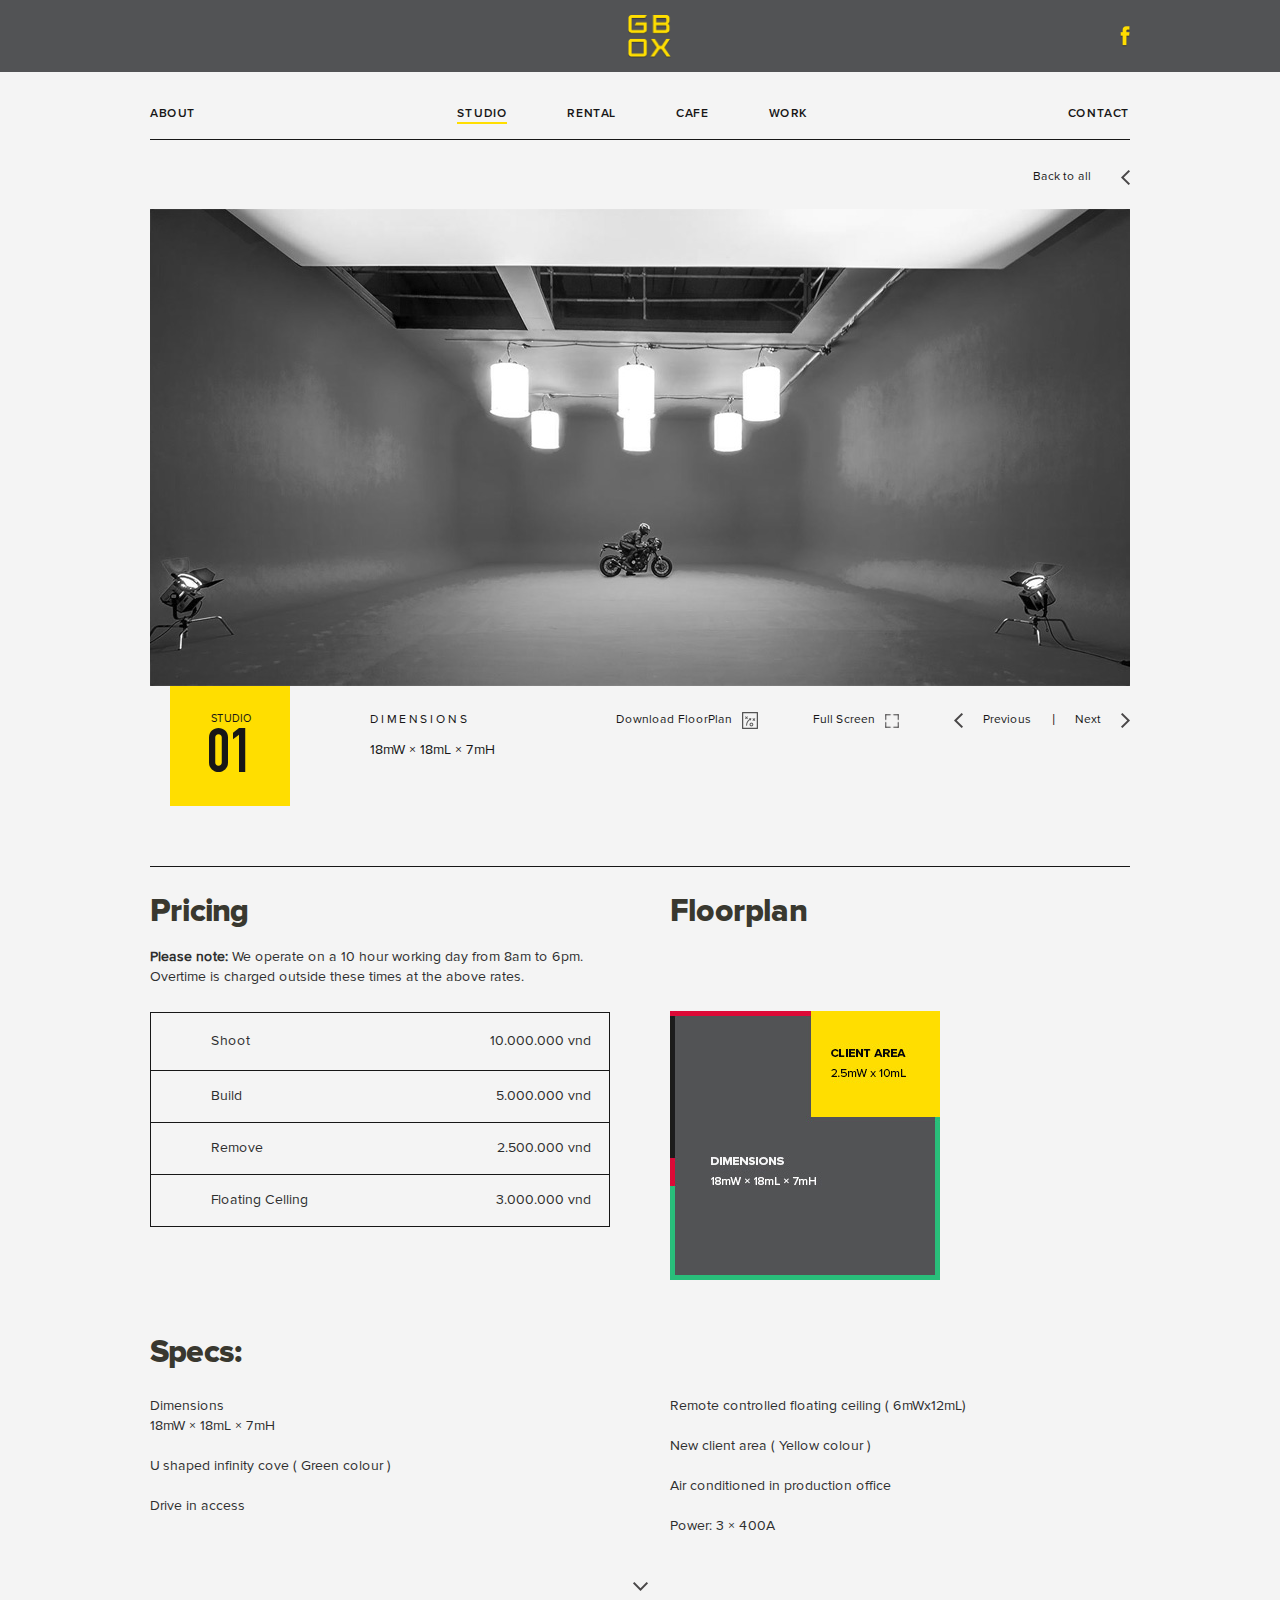
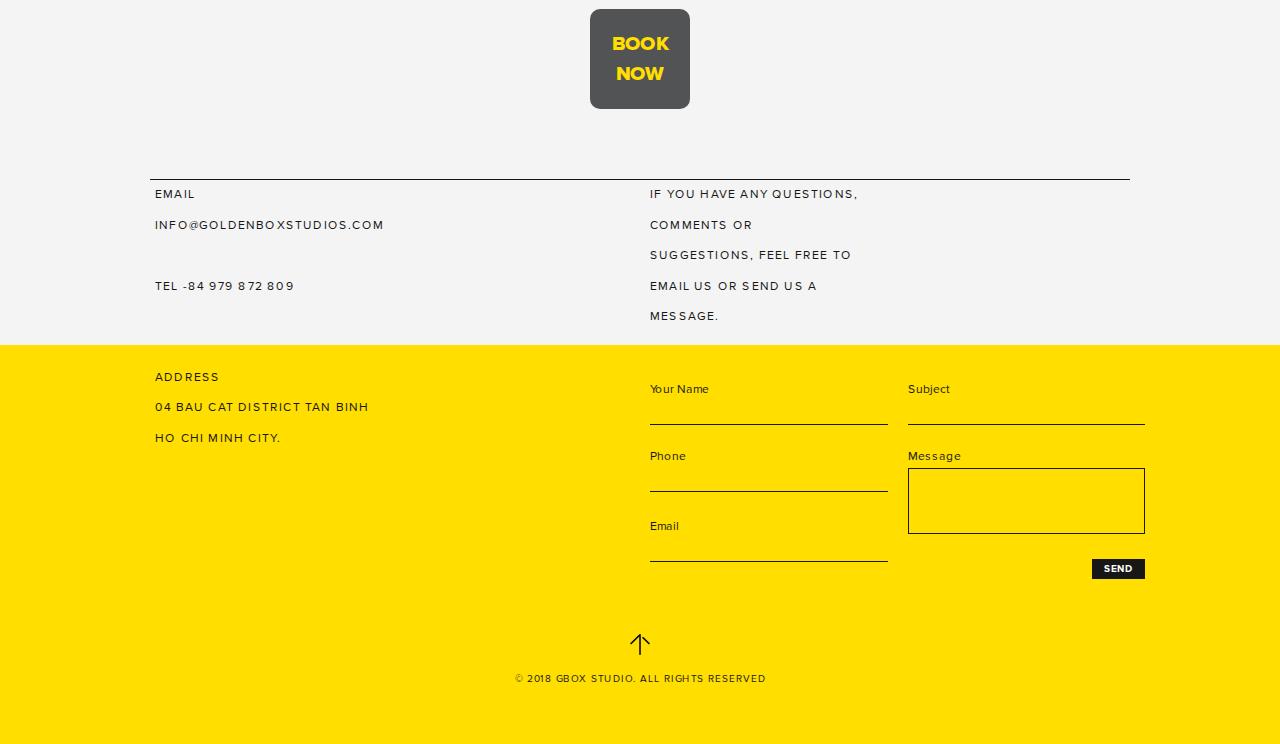
<file: studio_details.html>
<!DOCTYPE html>
<html>

<head>
    <meta charset="UTF-8" />
    <meta name="viewport" content="width=device-width, initial-scale=1.0, maximum-scale=1.0, user-scalable=0" />
    <meta http-equiv="X-UA-Compatible" content="IE=edge,chrome=1" />
    <title>Studio Detail</title>
    <link rel="icon" href="favicon.ico">
    <meta name="title" content="" />
    <meta name="description" content="" />

    <!-- meta facebook -->
    <meta property="og:locale" content="vi" />
    <meta property="og:type" content="article" />
    <meta property="og:title" content="" />
    <meta property="og:description" content="" />
    <meta property="og:url" content="" />
    <meta property="og:site_name" content="" />
    <meta property="og:image" content="" />

    <link rel="stylesheet" href="dest/style.min.css">
    <link rel="stylesheet" href="dest/fonts.css">
</head>

<body class="homepage">
    <!-- HEADER -->
    <header class="header">
        <div class="headertop">
            <div class="container">
                <div class="headertop__menubar">
                    <div class="headertop__menubar-bar bar1"></div>
                    <div class="headertop__menubar-bar bar2"></div>
                    <div class="headertop__menubar-bar bar3"></div>
                </div>
                <div class="headertop__logo">
                    <a href="./index.html"><img src="img/logo@2x.png" alt="GBox"></a>
                </div>
                <div class="headertop__fb">
                    <a href="#"><img src="img/icon facebook@2x.png" alt="GBox"></a>
                </div>
            </div>
        </div>
        <div class="headerbottom">
            <div class="container">
                <div class="menu-wrap">
                    <div class="left">
                        <a class="text-menu" href="./aboutus.html">About</a>
                    </div>
                    <div class="mid">
                        <ul class="menu">
                            <li><a class="text-menu active-menu" href="./studios.html">Studio</a></li>
                            <li><a class="text-menu" href="./rental.html">rental</a></li>
                            <li><a class="text-menu" href="./cafe_gbox.html">cafe</a></li>
                            <li><a class="text-menu" href="./allwork.html">work</a></li>
                        </ul>
                    </div>
                    <div class="right">
                        <a class="text-menu" href="./contact.html">contact</a>
                    </div>
                </div>
            </div>
        </div>
        <nav class="mobile">
            <ul class="mobile__menu">
                <li><a class="text-menu" href="./aboutus.html">about</a></li>
                <li><a class="text-menu active-menu" href="./studios.html">studio</a></li>
                <li><a class="text-menu" href="./rental.html">rental</a></li>
                <li><a class="text-menu" href="./cafe_gbox.html">cafe</a></li>
                <li><a class="text-menu" href="./allwork.html">work</a></li>
                <li><a class="text-menu" href="./contact.html">contact</a></li>
            </ul>
        </nav>
    </header>

    <!-- MAIN -->
    <main class="mainwrapper">
        <section class="slider">
            <div class="slider__exit">
                Exit Full Screen
            </div>
            <div class="container">
                <div class="slider__top">
                    <a href="./studios.html">
                        <span class="slider__top-text">Back to all</span>
                        <img class="slider__top-img" src="./img/studio_detail/next-prev icon.png" alt="GBox">
                    </a>
                </div>
                <div class="slider__main">
                    <div class="slider__main-cell">
                        <img src="./img/studio_detail/slider2.jpg" alt="GBox">
                    </div>
                    <div class="slider__main-cell">
                        <img src="./img/studio_detail/slider1.jpg" alt="GBox">
                    </div>
                </div>
                <div class="slider__bottom">
                    <div class="slider__bottom-box">
                        <div class="box number-box">
                            <span class="title">studio</span>
                            <h2 class="number">01</h2>
                        </div>
                        <div class="desc">
                            <h3 class="desc__title">dimensions</h3>
                            <div class="desc__content">
                                <span class="desc__content-main">
                                    18mW × 18mL × 7mH
                                </span>
                            </div>
                        </div>
                    </div>
                    <div class="slider__bottom-btn">
                        <div class="item download">
                            <a href="#">
                                <span class="item__name">Download FloorPlan</span>
                                <img class="item__download" src="./img/studio_detail/icon plan.png" alt="GBox">
                            </a>
                        </div>
                        <div class="item fullscreen">
                            <a href="#">
                                <span class="item__name">Full Screen</span>
                                <img class="item__fullscreen" src="./img/project_detail/fullscreen_icon.png" alt="GBox">
                            </a>
                        </div>
                        <div class="nextprev">
                            <div class="nextprev__prev btn">
                                <a class="nextprev__prev-btn" href="#">
                                    <img src="./img/studio_detail/next-prev icon.png" alt="Gbox">
                                    <span>Previous</span>
                                </a>
                            </div>
                            <div class="nextprev__mid"><span>|</span></div>
                            <div class="nextprev__next btn">
                                <a class="nextprev__next-btn" href="#">
                                    <span>Next</span>
                                    <img src="./img/studio_detail/next-prev icon.png" alt="Gbox">
                                </a>
                            </div>
                        </div>
                    </div>
                </div>
            </div>
        </section>

        <section class="info">
            <div class="container">
                <div class="info__item">
                    <h2 class="info__item-title">Pricing</h2>
                    <p class="info__item-desc">
                        <strong>Please note:</strong> We operate on a 10 hour working day from 8am to 6pm.
                        Overtime is charged outside these times at the above rates.
                    </p>
                    <div class="info__item-price">
                        <div class="box">
                            <div class="box__item">
                                Shoot
                            </div>
                            <div class="box__price">
                                10.000.000 vnd
                            </div>
                        </div>
                        <div class="box">
                            <div class="box__item">
                                Build
                            </div>
                            <div class="box__price">
                                5.000.000 vnd
                            </div>
                        </div>
                        <div class="box">
                            <div class="box__item">
                                Remove
                            </div>
                            <div class="box__price">
                                2.500.000 vnd
                            </div>
                        </div>
                        <div class="box">
                            <div class="box__item">
                                Floating Celling
                            </div>
                            <div class="box__price">
                                3.000.000 vnd
                            </div>
                        </div>
                    </div>
                </div>
                <div class="info__item">
                    <h2 class="info__item-title">Floorplan</h2>
                    <img src="./img/studio_detail/GBox_03_studio_details.jpg" alt="GBox">
                </div>
            </div>
        </section>

        <section class="specs">
            <div class="container">
                <h2 class="specs__title">Specs:</h2>
                <div class="specs__content">
                    <div class="specs__content-item">
                        <span>
                            Dimensions
                            <br>
                            18mW × 18mL × 7mH
                        </span>
                        <span>U shaped infinity cove ( Green colour )</span>
                        <span>Drive in access</span>
                    </div>
                    <div class="specs__content-item">
                        <span>Remote controlled floating ceiling ( 6mWx12mL)</span>
                        <span>New client area ( Yellow colour )</span>
                        <span>Air conditioned in production office</span>
                        <span>Power: 3 × 400A</span>
                    </div>
                </div>
            </div>
        </section>
        <section class="button">
            <div class="container">
                <div class="button__main">
                    <img src="./img/icon-arrow-down.png" alt="GBox">
                    <div class="button__book btn-main">
                        <a href="./rental.html">Book Now</a>
                    </div>
                </div>
            </div>
        </section>
    </main>

    <!-- FOOTER -->
    <footer>
        <div class="container">
            <div class="footertop">
                <div class="footertop__contact footer-txt">
                    <span>Email</span>
                    <span class="footertop__contact-mail">info@goldenboxstudios.com</span>
                    <br>
                    <span class="footertop__contact-phone">tel <i>-84 979 872 809</i></span>
                </div>
                <div class="footertop__address footer-txt">
                    <span>address</span><br>
                    <span>04 bau cat district tan binh</span><br>
                    <span>ho chi minh city.</span>
                </div>
                <div class="footertop__text footer-txt">
                    <span>If you have any questions, comments or
                        suggestions, feel free to email us or
                        send us a message.</span>
                </div>
            </div>
        </div>
        <div class="footerbottom">
            <div class="container">
                <div class="footerbottom__address footer-txt">
                    <span>address</span>
                    <span>04 bau cat district tan binh</span>
                    <span>ho chi minh city.</span>
                </div>
                <div class="footerbottom__message">
                    <form action="" class="from-message">
                        <div class="from-group">
                            <label>Your Name</label><br>
                            <input type="text">
                        </div>
                        <div class="from-group">
                            <label>Subject</label><br>
                            <input type="text">
                        </div>
                        <div class="from-group">
                            <label>Phone</label><br>
                            <input type="text">
                        </div>
                        <div class="from-group">
                            <label>Message</label><br>
                            <textarea rows="2"></textarea>
                        </div>
                        <div class="from-group" id="mail">
                            <label>Email</label><br>
                            <input type="text">
                        </div>
                        <div class="from-group" id="mail">
                            <a href="#" class="btn-send">Send</a>
                        </div>
                    </form>
                </div>
            </div>
            <div class="footerbottom__copyright">
                <img class="totop" src="./img/icon-arrow-totop.png" alt="Gbox">
                <span>© 2018 GBOX STUDIO. All rights reserved</span>
            </div>
        </div>
    </footer>
    <script type="text/javascript" src="dest/jsmain.min.js"></script>
    <script type="text/javascript" src="dest/main.js"></script>

</body>

</html>
</file>
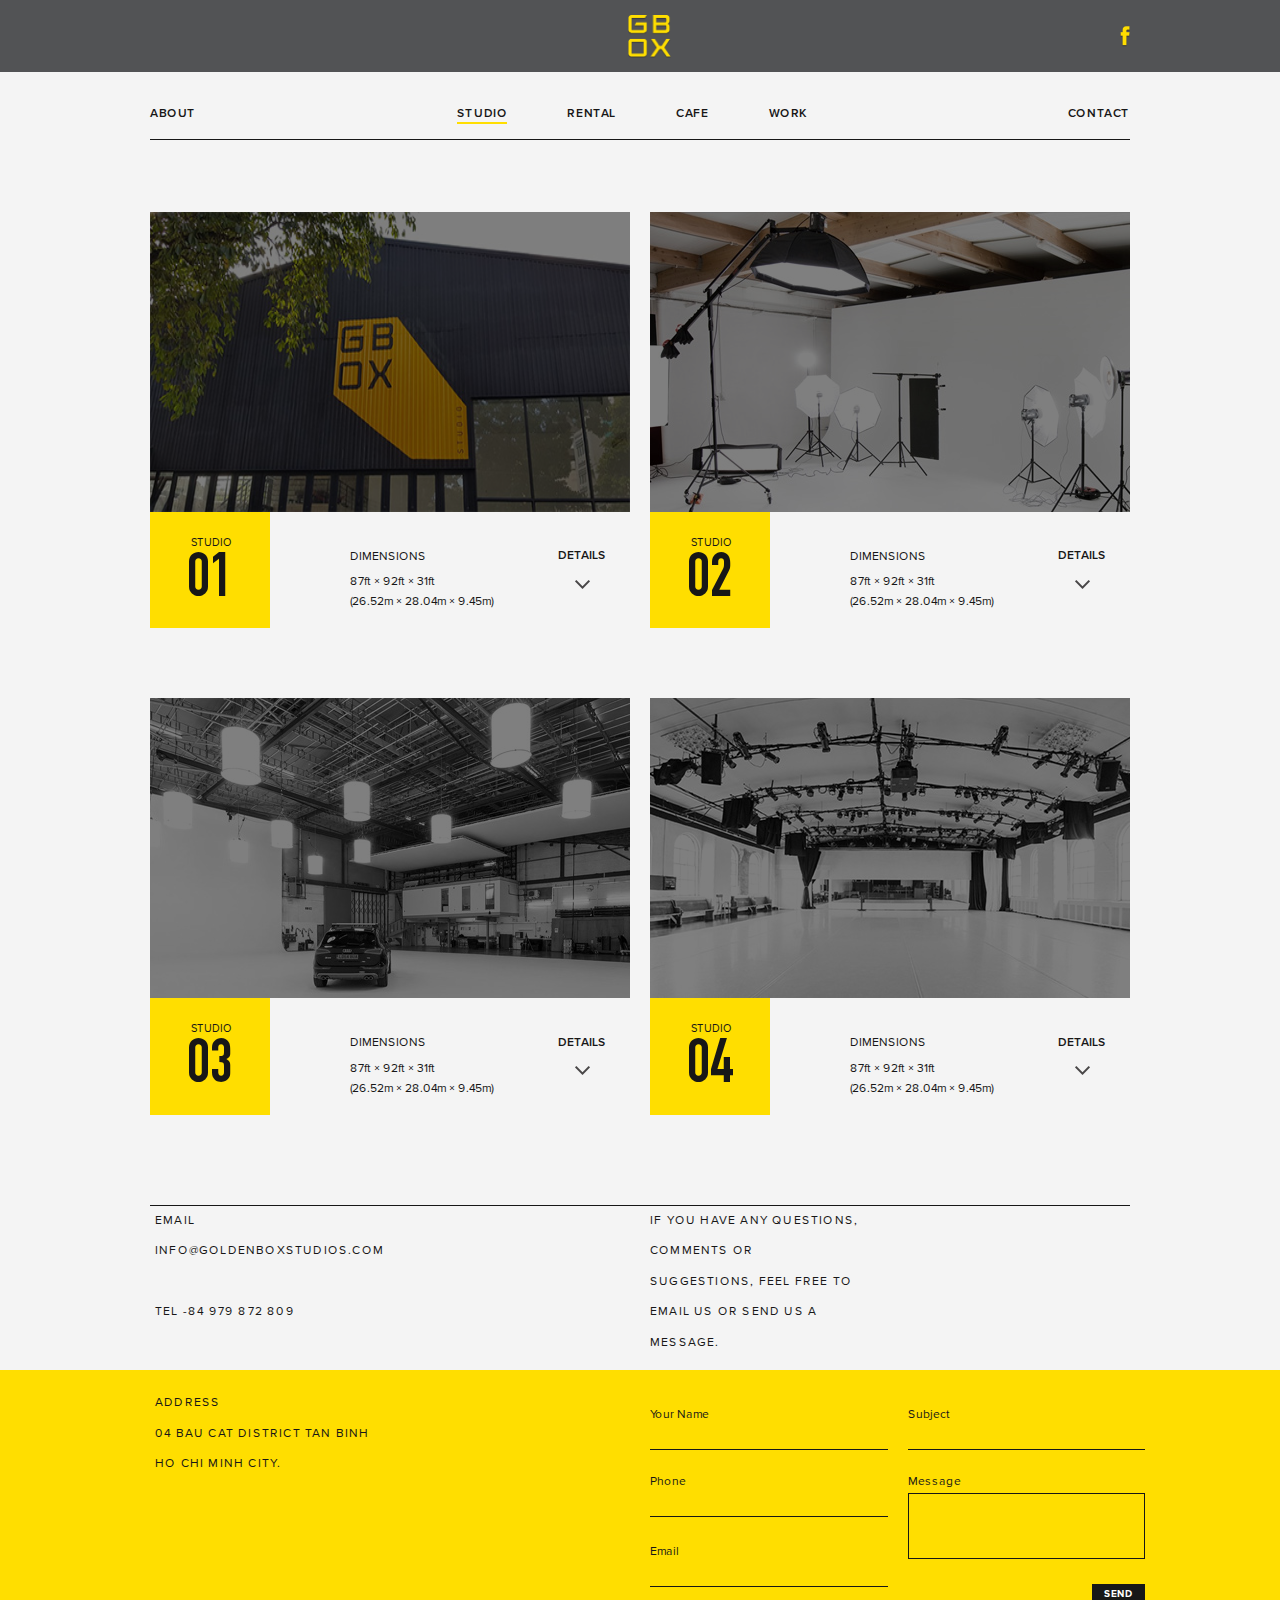
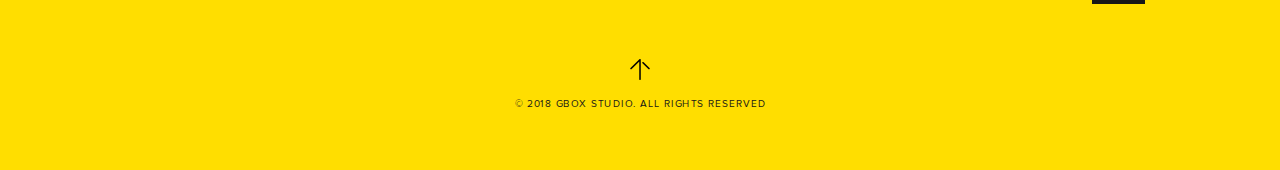
<file: studios.html>
<!DOCTYPE html>
<html>

<head>
    <meta charset="UTF-8" />
    <meta name="viewport" content="width=device-width, initial-scale=1.0, maximum-scale=1.0, user-scalable=0" />
    <meta http-equiv="X-UA-Compatible" content="IE=edge,chrome=1" />
    <title>Studios</title>
    <link rel="icon" href="favicon.ico">
    <meta name="title" content="" />
    <meta name="description" content="" />

    <!-- meta facebook -->
    <meta property="og:locale" content="vi" />
    <meta property="og:type" content="article" />
    <meta property="og:title" content="" />
    <meta property="og:description" content="" />
    <meta property="og:url" content="" />
    <meta property="og:site_name" content="" />
    <meta property="og:image" content="" />

    <link rel="stylesheet" href="dest/style.min.css">
    <link rel="stylesheet" href="dest/fonts.css">
</head>

<!-- Mỗi body của mỗi page nên có class ví dụ homepage, aboutpage, contactpage... -->

<body class="contactpage">
    <!-- HEADER -->
    <header class="header">
        <div class="headertop">
            <div class="container">
                <div class="headertop__menubar">
                    <div class="headertop__menubar-bar bar1"></div>
                    <div class="headertop__menubar-bar bar2"></div>
                    <div class="headertop__menubar-bar bar3"></div>
                </div>
                <div class="headertop__logo">
                    <a href="./index.html"><img src="img/logo@2x.png" alt="GBox"></a>
                </div>
                <div class="headertop__fb">
                    <a href="#"><img src="img/icon facebook@2x.png" alt="GBox"></a>
                </div>
            </div>
        </div>
        <div class="headerbottom">
            <div class="container">
                <div class="menu-wrap">
                    <div class="left">
                        <a class="text-menu" href="./aboutus.html">About</a>
                    </div>
                    <div class="mid">
                        <ul class="menu">
                            <li><a class="text-menu active-menu" href="./studios.html">Studio</a></li>
                            <li><a class="text-menu" href="./rental.html">rental</a></li>
                            <li><a class="text-menu" href="./cafe_gbox.html">cafe</a></li>
                            <li><a class="text-menu" href="./allwork.html">work</a></li>
                        </ul>
                    </div>
                    <div class="right">
                        <a class="text-menu" href="./contact.html">contact</a>
                    </div>
                </div>
            </div>
        </div>
        <nav class="mobile">
            <ul class="mobile__menu">
                <li><a class="text-menu" href="./aboutus.html">about</a></li>
                <li><a class="text-menu active-menu" href="./studios.html">studio</a></li>
                <li><a class="text-menu" href="./rental.html">rental</a></li>
                <li><a class="text-menu" href="./cafe_gbox.html">cafe</a></li>
                <li><a class="text-menu" href="./allwork.html">work</a></li>
                <li><a class="text-menu" href="./contact.html">contact</a></li>
            </ul>
        </nav>
    </header>

    <!-- MAIN -->
    <main class="mainwrapper">
        <!-- Example HTML -->
        <section class="studios">
            <div class="container">
                <div class="grid">
                    <div class="grid__item">
                        <div class="grid__item-img">
                            <a href="./studio_details.html">
                                <img src="./img/studios/img-1.jpg" alt="Gbox">
                            </a>
                        </div>
                        <div class="wrap">
                            <div class="grid__item-number number-box">
                                <span class="title">studio</span>
                                <h2 class="number">01</h2>
                            </div>
                            <div class="grid__item-desc">
                                <h3 class="title">dimensions</h3>
                                <div class="desc">
                                    <span class="feet">
                                        87ft × 92ft × 31ft
                                    </span>
                                    <span class="meter">
                                        (26.52m × 28.04m × 9.45m)
                                    </span>
                                </div>
                            </div>
                            <div class="grid__item-button">
                                <a href="./studio_details.html">Details</a>
                                <img class="grey" src="./img/icon-arrow-down.png" alt="Gbox">
                                <img class="yellow" src="./img/studios/arrow-detail-yellow.png" alt="Gbox">
                                <img class="xxs" src="./img/studios/arrow-xxs.png" alt="Gbox">
                                <img class="xxs-yellow" src="./img/studios/xxs-yellow.png" alt="Gbox">
                            </div>
                        </div>
                    </div>
                    <div class="grid__item">
                        <div class="grid__item-img">
                            <a href="./studio_details.html">
                                <img src="./img/studios/img-2.jpg" alt="Gbox">
                            </a>
                        </div>
                        <div class="wrap">
                            <div class="grid__item-number number-box">
                                <span class="title">studio</span>
                                <h2 class="number">02</h2>
                            </div>
                            <div class="grid__item-desc">
                                <h3 class="title">dimensions</h3>
                                <div class="desc">
                                    <span class="feet">
                                        87ft × 92ft × 31ft
                                    </span>
                                    <span class="meter">
                                        (26.52m × 28.04m × 9.45m)
                                    </span>
                                </div>
                            </div>
                            <div class="grid__item-button">
                                <a href="#">Details</a>
                                <img class="grey" src="./img/icon-arrow-down.png" alt="Gbox">
                                <img class="yellow" src="./img/studios/arrow-detail-yellow.png" alt="Gbox">
                                <img class="xxs" src="./img/studios/arrow-xxs.png" alt="Gbox">
                                <img class="xxs-yellow" src="./img/studios/xxs-yellow.png" alt="Gbox">
                            </div>
                        </div>
                    </div>
                    <div class="grid__item">
                        <div class="grid__item-img">
                            <a href="./studio_details.html">
                                <img src="./img/studios/img-3.jpg" alt="Gbox">
                            </a>
                        </div>
                        <div class="wrap">
                            <div class="grid__item-number number-box">
                                <span class="title">studio</span>
                                <h2 class="number">03</h2>
                            </div>
                            <div class="grid__item-desc">
                                <h3 class="title">dimensions</h3>
                                <div class="desc">
                                    <span class="feet">
                                        87ft × 92ft × 31ft
                                    </span>
                                    <span class="meter">
                                        (26.52m × 28.04m × 9.45m)
                                    </span>
                                </div>
                            </div>
                            <div class="grid__item-button">
                                <a href="#">Details</a>
                                <img class="grey" src="./img/icon-arrow-down.png" alt="Gbox">
                                <img class="yellow" src="./img/studios/arrow-detail-yellow.png" alt="Gbox">
                                <img class="xxs" src="./img/studios/arrow-xxs.png" alt="Gbox">
                                <img class="xxs-yellow" src="./img/studios/xxs-yellow.png" alt="Gbox">
                            </div>
                        </div>
                    </div>
                    <div class="grid__item">
                        <div class="grid__item-img">
                            <a href="./studio_details.html">
                                <img src="./img/studios/img-4.jpg" alt="Gbox">
                            </a>
                        </div>
                        <div class="wrap">
                            <div class="grid__item-number number-box">
                                <span class="title">studio</span>
                                <h2 class="number">04</h2>
                            </div>
                            <div class="grid__item-desc">
                                <h3 class="title">dimensions</h3>
                                <div class="desc">
                                    <span class="feet">
                                        87ft × 92ft × 31ft
                                    </span>
                                    <span class="meter">
                                        (26.52m × 28.04m × 9.45m)
                                    </span>
                                </div>
                            </div>
                            <div class="grid__item-button">
                                <a href="#">Details</a>
                                <img class="grey" src="./img/icon-arrow-down.png" alt="Gbox">
                                <img class="yellow" src="./img/studios/arrow-detail-yellow.png" alt="Gbox">
                                <img class="xxs" src="./img/studios/arrow-xxs.png" alt="Gbox">
                                <img class="xxs-yellow" src="./img/studios/xxs-yellow.png" alt="Gbox">
                            </div>
                        </div>
                    </div>
                </div>
            </div>
        </section>
    </main>

    <!-- FOOTER -->
    <footer>
        <div class="container">
            <div class="footertop">
                <div class="footertop__contact footer-txt">
                    <span>Email</span>
                    <span class="footertop__contact-mail">info@goldenboxstudios.com</span>
                    <br>
                    <span class="footertop__contact-phone">tel <i>-84 979 872 809</i></span>
                </div>
                <div class="footertop__address footer-txt">
                    <span>address</span><br>
                    <span>04 bau cat district tan binh</span><br>
                    <span>ho chi minh city.</span>
                </div>
                <div class="footertop__text footer-txt">
                    <span>If you have any questions, comments or
                        suggestions, feel free to email us or
                        send us a message.</span>
                </div>
            </div>
        </div>
        <div class="footerbottom">
            <div class="container">
                <div class="footerbottom__address footer-txt">
                    <span>address</span>
                    <span>04 bau cat district tan binh</span>
                    <span>ho chi minh city.</span>
                </div>
                <div class="footerbottom__message">
                    <form action="" class="from-message">
                        <div class="from-group">
                            <label>Your Name</label><br>
                            <input type="text">
                        </div>
                        <div class="from-group">
                            <label>Subject</label><br>
                            <input type="text">
                        </div>
                        <div class="from-group">
                            <label>Phone</label><br>
                            <input type="text">
                        </div>
                        <div class="from-group">
                            <label>Message</label><br>
                            <textarea cols="30" rows="2"></textarea>
                        </div>
                        <div class="from-group" id="mail">
                            <label>Email</label><br>
                            <input type="text">
                        </div>
                        <div class="from-group" id="mail">
                            <a href="#" class="btn-send">Send</a>
                        </div>
                    </form>
                </div>
            </div>
            <div class="footerbottom__copyright">
                <img class="totop" src="./img/icon-arrow-totop.png" alt="Gbox">
                <span>© 2018 GBOX STUDIO. All rights reserved</span>
            </div>
        </div>
    </footer>

    <script type="text/javascript" src="dest/jsmain.min.js"></script>
    <script type="text/javascript" src="dest/main.js"></script>

</body>

</html>
</file>
<file: dest/fonts.css>
@font-face {
    font-family: 'extra';
    src: url('../fonts/ProximaNova-Extrabld.woff2') format('woff2'),
        url('../fonts/ProximaNova-Extrabld.woff') format('woff');
    font-weight: bold;
    font-style: normal;
    font-display: fallback;
}

@font-face {
    font-family: 'light';
    src: url('../fonts/ProximaNova-Light.woff2') format('woff2'),
        url('../fonts/ProximaNova-Light.woff') format('woff');
    font-weight: 300;
    font-style: normal;
    font-display: fallback;
}

@font-face {
    font-family: 'DINBold';
    src: url('../fonts/DINCondensed-Bold.woff2') format('woff2'),
        url('../fonts/DINCondensed-Bold.woff') format('woff');
    font-weight: bold;
    font-style: normal;
    font-display: fallback;
}

@font-face {
    font-family: 'psemi';
    src: url('../fonts/ProximaNova-Semibold.woff2') format('woff2'),
        url('../fonts/ProximaNova-Semibold.woff') format('woff');
    font-weight: 600;
    font-style: normal;
    font-display: fallback;
}

@font-face {
    font-family: 'pr';
    src: url('../fonts/ProximaNova-Regular.woff2') format('woff2'),
        url('../fonts/ProximaNova-Regular.woff') format('woff');
    font-weight: normal;
    font-style: normal;
    font-display: fallback;
}

@font-face {
    font-family: 'pb';
    src: url('../fonts/ProximaNova-Bold.woff2') format('woff2'),
        url('../fonts/ProximaNova-Bold.woff') format('woff');
    font-weight: bold;
    font-style: normal;
    font-display: fallback;
}

@font-face {
    font-family: 'pthin';
    src: url('../fonts/ProximaNovaT-Thin.woff2') format('woff2'),
        url('../fonts/ProximaNovaT-Thin.woff') format('woff');
    font-weight: 100;
    font-style: normal;
    font-display: fallback;
}

@font-face {
    font-family: 'ArialMT';
    src: url('../fonts/ArialMT.woff2') format('woff2'),
        url('../fonts/ArialMT.woff') format('woff');
    font-weight: 500;
    font-style: normal;
    font-display: fallback;
}
</file>
<file: dest/style.min.css>
html,body,div,span,applet,object,iframe,h1,h2,h3,h4,h5,h6,p,blockquote,pre,a,abbr,acronym,address,big,cite,code,del,dfn,em,img,ins,kbd,q,s,samp,small,strike,strong,sub,sup,tt,var,b,u,i,center,dl,dt,dd,ol,ul,li,fieldset,form,label,legend,table,caption,tbody,tfoot,thead,tr,th,td,article,aside,canvas,details,embed,figure,figcaption,footer,header,hgroup,menu,nav,output,ruby,section,summary,time,mark,audio,video{margin:0;padding:0;border:0;font-size:100%;font:inherit;vertical-align:baseline}article,aside,details,figcaption,figure,footer,header,hgroup,menu,nav,section{display:block}body{line-height:1}ol,ul{list-style:none}blockquote,q{quotes:none}blockquote:before,blockquote:after,q:before,q:after{content:"";content:none}table{border-collapse:collapse;border-spacing:0}*::before,*::after{box-sizing:inherit}/*! normalize.css v8.0.1 | MIT License | github.com/necolas/normalize.css */html{line-height:1.15;-webkit-text-size-adjust:100%}hr{box-sizing:content-box;height:0;overflow:visible}pre{font-family:monospace, monospace;font-size:1em}a{background-color:transparent}abbr[title]{border-bottom:none;text-decoration:underline;text-decoration:underline dotted}b,strong{font-weight:bolder}code,kbd,samp{font-family:monospace, monospace;font-size:1em}small{font-size:80%}sub,sup{font-size:75%;line-height:0;position:relative;vertical-align:baseline}sub{bottom:-0.25em}sup{top:-0.5em}img{border-style:none}button,input,optgroup,select,textarea{font-family:inherit;font-size:100%;line-height:1.15;margin:0}button,input{overflow:visible}button,select{text-transform:none}button,[type="button"],[type="reset"],[type="submit"]{-webkit-appearance:button}button::-moz-focus-inner,[type="button"]::-moz-focus-inner,[type="reset"]::-moz-focus-inner,[type="submit"]::-moz-focus-inner{border-style:none;padding:0}button:-moz-focusring,[type="button"]:-moz-focusring,[type="reset"]:-moz-focusring,[type="submit"]:-moz-focusring{outline:1px dotted ButtonText}fieldset{padding:0.35em 0.75em 0.625em}legend{box-sizing:border-box;color:inherit;display:table;max-width:100%;padding:0;white-space:normal}progress{vertical-align:baseline}textarea{overflow:auto}[type="checkbox"],[type="radio"]{box-sizing:border-box;padding:0}[type="number"]::-webkit-inner-spin-button,[type="number"]::-webkit-outer-spin-button{height:auto}[type="search"]{-webkit-appearance:textfield;outline-offset:-2px}[type="search"]::-webkit-search-decoration{-webkit-appearance:none}::-webkit-file-upload-button{-webkit-appearance:button;font:inherit}details{display:block}summary{display:list-item}template{display:none}[hidden]{display:none}:root{--h1-fs: 7.2rem;--h1-lh: 8rem;--h2-fs: 5.2rem;--h2-lh: 6rem;--h3-fs: 3.2rem;--h3-lh: 4.2rem;--h4-fs: 2.4rem;--h4-lh: 3.2rem;--h5-fs: 2rem;--h5-lh: 3rem;--body16-fs: 1.6rem;--body16-lh: 2.6rem;--body14-fs: 1.4rem;--body14-lh: 2.2rem;--fs12: 12px;--lh3048: 30.48px;--lh22: 22px;--gap: 30px;--height-header: 72px;--height-button: 56px;--ptop: 150px;--pd-section: 120px}@media (max-width: 767px){:root{--h1-fs: 3.6rem;--h1-lh: 4.2rem;--h2-fs: 2.8rem;--h2-lh: 3.8rem;--h3-fs: 2.2rem;--h3-lh: 3rem;--h4-fs: 2rem;--h4-lh: 3.2rem;--gap: 30px;--height-header: 70px;--pd-section: 50px;--ptop: 120px}}@-ms-viewport{width:device-width}*{-webkit-font-smoothing:antialiased;-moz-osx-font-smoothing:grayscale;-webkit-font-smoothing:antialiased;-moz-osx-font-smoothing:grayscale;text-rendering:optimizeLegibility;box-sizing:border-box}html{font-size:62.5%}body{width:100%;max-width:100%;margin:auto;font-size:var(--body16-fs);font-family:ir;line-height:var(--body16-lh);letter-spacing:normal;color:#171717;text-transform:none;background:#f4f4f4;position:relative}body .container-fluid{width:100%;padding-right:var(--gap);padding-left:var(--gap);margin-right:auto;margin-left:auto}@media screen and (max-width: 767px){body .container-fluid{padding-right:calc(var(--gap) / 2);padding-left:calc(var(--gap) / 2)}}body .container{width:100%;padding-right:calc(var(--gap) / 2);padding-left:calc(var(--gap) / 2);margin-right:auto;margin-left:auto}@media (min-width: 576px){body .container{max-width:540px}}@media (min-width: 768px){body .container{max-width:720px}}@media (min-width: 992px){body .container{max-width:960px}}@media (min-width: 1200px){body .container{max-width:1010px}}body .mainwrapper{width:100%;margin:auto;opacity:1;pointer-events:auto}@media (max-width: 575px){body{background:#fff}}img{max-width:100%;height:auto;-webkit-user-select:none;-khtml-user-select:none;-moz-user-select:none;-o-user-select:none;user-select:none}img.--center{margin:0 auto;display:block}a{text-decoration:none}.--white-cl{color:#fff}.--black-cl{color:#171717}article h1,article h2,article h3,article h4,article h5,article h6{display:block}article h1{font-size:var(--h1-fs);line-height:var(--h1-lh);margin:0 0 0.67rem 0}article h2{font-size:var(--h2-fs);line-height:var(--h2-lh);margin:0 0 0.75rem 0}article h3{font-size:var(--h3-fs);line-height:var(--h3-lh);margin:0 0 0.83rem 0}article h4{font-size:var(--h4-fs);line-height:var(--h4-lh);margin:0 0 1.12rem 0}article h5{font-size:var(--h5-fs);line-height:var(--h5-lh);margin:0 0 1.5rem 0}article h6{font-size:0.67rem;margin:0 0 1.67rem 0}article p{margin:0 0 1.12rem 0}article ol,article ul{list-style:initial;padding-left:18px}article img{display:inline-block;height:auto;overflow:hidden;border-radius:10px;margin:25px auto}article .video{width:100%;height:0;padding-bottom:56.25%;position:relative;margin:25px auto}article .video iframe,article .video video{position:absolute;width:100%;height:100%;top:0;left:0}@media screen and (max-width: 767px){article img{margin:20px auto}}.heading{font-family:ib}.heading.--h1{font-size:var(--h1-fs);line-height:var(--h1-lh)}.heading.--h2{font-size:var(--h2-fs);line-height:var(--h2-lh)}.text-menu{font-size:var(--fs12);font-family:"psemi";line-height:var(--lh3048);letter-spacing:.6px;color:#171717;text-transform:uppercase;position:relative}.text-menu::after{position:absolute;content:'';height:2px;bottom:-4px;left:50%;width:0;background:#ffde00;transition:width 0.3s ease 0s, left 0.3s ease 0s}.text-menu:hover::after{width:100%;left:0}.active-menu{position:relative}.active-menu::after{position:absolute;content:'';height:2px;bottom:-4px;left:0;width:100%;background:#ffde00}.footer-txt{font-size:var(--fs12);font-family:"pr";line-height:var(--lh3048);letter-spacing:1.2px;color:#171717;text-transform:uppercase}.number-box{padding:21px;background:#ffde00;display:flex;align-items:center;justify-content:center;flex-direction:column}.number-box .title{font-size:11px;font-family:"pr";line-height:20px;letter-spacing:0;color:#171717;text-transform:uppercase}.number-box .number{margin-bottom:-7px;font-size:61.46px;font-family:"DINBold";line-height:61.44px;letter-spacing:0;color:#171717;text-transform:uppercase}@media (max-width: 575px){.number-box{padding:1px;height:75px}.number-box .title{font-size:12px}.number-box .number{font-size:38.38px;line-height:33.44px;margin-bottom:0px}}.title-detail{font-size:28px;font-family:"extra";line-height:var(--lh3048);letter-spacing:-.7px;color:#39382f;text-transform:normal}.title-input{display:block;font-size:var(--fs12);font-family:"pr";line-height:66px;letter-spacing:0;color:#171717;text-transform:capitalize}.btn-main{width:100px;height:100px;border-radius:10px;display:flex;align-items:center}.btn-main a{font-size:20px;font-family:"extra";line-height:var(--lh3048);letter-spacing:-.5px;color:#ffde00;text-transform:uppercase}/*! Flickity v2.3.0
https://flickity.metafizzy.co
---------------------------------------------- */.flickity-enabled{position:relative}.flickity-enabled:focus{outline:none}.flickity-viewport{overflow:hidden;position:relative;height:100%}.flickity-slider{position:absolute;width:100%;height:100%}.flickity-enabled.is-draggable{-webkit-tap-highlight-color:transparent;-webkit-user-select:none;-moz-user-select:none;-ms-user-select:none;user-select:none}.flickity-enabled.is-draggable .flickity-viewport{cursor:move;cursor:-webkit-grab;cursor:grab}.flickity-enabled.is-draggable .flickity-viewport.is-pointer-down{cursor:-webkit-grabbing;cursor:grabbing}.flickity-button{position:absolute;background:rgba(255,255,255,0.75);border:none;color:#333}.flickity-button:hover{background:white;cursor:pointer}.flickity-button:focus{outline:none;box-shadow:0 0 0 5px #19F}.flickity-button:active{opacity:0.6}.flickity-button:disabled{opacity:0.3;cursor:auto;pointer-events:none}.flickity-button-icon{fill:currentColor}.flickity-prev-next-button{top:50%;width:44px;height:44px;border-radius:50%;transform:translateY(-50%)}.flickity-prev-next-button.previous{left:10px}.flickity-prev-next-button.next{right:10px}.flickity-rtl .flickity-prev-next-button.previous{left:auto;right:10px}.flickity-rtl .flickity-prev-next-button.next{right:auto;left:10px}.flickity-prev-next-button .flickity-button-icon{position:absolute;left:20%;top:20%;width:60%;height:60%}.flickity-page-dots{position:absolute;width:100%;bottom:-25px;padding:0;margin:0;list-style:none;text-align:center;line-height:1}.flickity-rtl .flickity-page-dots{direction:rtl}.flickity-page-dots .dot{display:inline-block;width:10px;height:10px;margin:0 8px;background:#333;border-radius:50%;opacity:0.25;cursor:pointer}.flickity-page-dots .dot.is-selected{opacity:1}.flickity-enabled.is-fullscreen{position:fixed;left:0;top:0;width:100%;height:100%;background:rgba(0,0,0,0.9);padding-bottom:35px;z-index:1}.flickity-enabled.is-fullscreen .flickity-page-dots{bottom:10px}.flickity-enabled.is-fullscreen .flickity-page-dots .dot{background:white}html.is-flickity-fullscreen{overflow:hidden}.flickity-fullscreen-button{display:block;right:10px;top:10px;width:24px;height:24px;border-radius:4px}.flickity-rtl .flickity-fullscreen-button{right:auto;left:10px}.flickity-fullscreen-button-exit{display:none}.flickity-enabled.is-fullscreen .flickity-fullscreen-button-exit{display:block}.flickity-enabled.is-fullscreen .flickity-fullscreen-button-view{display:none}.flickity-fullscreen-button .flickity-button-icon{position:absolute;width:16px;height:16px;left:4px;top:4px}.carousel{position:relative;box-sizing:border-box}.carousel *,.carousel *:before,.carousel *:after{box-sizing:inherit}.carousel.is-draggable{cursor:move;cursor:grab}.carousel.is-dragging{cursor:move;cursor:grabbing}.carousel__viewport{position:relative;overflow:hidden;max-width:100%;max-height:100%}.carousel__track{display:flex}.carousel__slide{flex:0 0 auto;width:var(--carousel-slide-width, 60%);max-width:100%;padding:1rem;position:relative;overflow-x:hidden;overflow-y:auto;overscroll-behavior:contain}.has-dots{margin-bottom:calc(0.5rem + 22px)}.carousel__dots{margin:0 auto;padding:0;position:absolute;top:calc(100% + 0.5rem);left:0;right:0;display:flex;justify-content:center;list-style:none;user-select:none}.carousel__dots .carousel__dot{margin:0;padding:0;display:block;position:relative;width:22px;height:22px;cursor:pointer}.carousel__dots .carousel__dot:after{content:"";width:8px;height:8px;border-radius:50%;position:absolute;top:50%;left:50%;transform:translate(-50%, -50%);background-color:currentColor;opacity:.25;transition:opacity 0.15s ease-in-out}.carousel__dots .carousel__dot.is-selected:after{opacity:1}.carousel__button{width:var(--carousel-button-width, 48px);height:var(--carousel-button-height, 48px);padding:0;border:0;display:flex;justify-content:center;align-items:center;pointer-events:all;cursor:pointer;color:#ffde00;background:var(--carousel-button-bg, transparent);border-radius:var(--carousel-button-border-radius, 50%);box-shadow:var(--carousel-button-shadow, none);transition:opacity 0.15s ease}.carousel__button.is-prev,.carousel__button.is-next{position:absolute;top:50%;transform:translateY(-50%)}.carousel__button.is-prev{left:10px}.carousel__button.is-next{right:10px}.carousel__button[disabled]{cursor:default;opacity:0.3}.carousel__button svg{width:var(--carousel-button-svg-width, 50%);height:var(--carousel-button-svg-height, 50%);fill:none;stroke:currentColor;stroke-width:var(--carousel-button-svg-stroke-width, 1.5);stroke-linejoin:bevel;stroke-linecap:round;filter:var(--carousel-button-svg-filter, none);pointer-events:none}html.with-fancybox{scroll-behavior:auto}body.compensate-for-scrollbar{overflow:hidden !important;touch-action:none}.fancybox__container{position:fixed;top:0;left:0;bottom:0;right:0;direction:ltr;margin:0;padding:env(safe-area-inset-top, 0px) env(safe-area-inset-right, 0px) env(safe-area-inset-bottom, 0px) env(safe-area-inset-left, 0px);box-sizing:border-box;display:flex;flex-direction:column;color:var(--fancybox-color, #fff);-webkit-tap-highlight-color:transparent;overflow:hidden;z-index:1050;outline:none;transform-origin:top left;--carousel-button-width: 48px;--carousel-button-height: 48px;--carousel-button-svg-width: 24px;--carousel-button-svg-height: 24px;--carousel-button-svg-stroke-width: 2.5;--carousel-button-svg-filter: drop-shadow(1px 1px 1px rgba(0, 0, 0, 0.4)) }.fancybox__container *,.fancybox__container *::before,.fancybox__container *::after{box-sizing:inherit}.fancybox__container :focus{outline:none}body:not(.is-using-mouse) .fancybox__container :focus{box-shadow:0 0 0 1px #fff,0 0 0 2px var(--fancybox-accent-color, rgba(1,210,232,0.94))}@media all and (min-width: 1024px){.fancybox__container{--carousel-button-width: 48px;--carousel-button-height: 48px;--carousel-button-svg-width: 27px;--carousel-button-svg-height: 27px }}.fancybox__backdrop{position:absolute;top:0;right:0;bottom:0;left:0;z-index:-1;background:var(--fancybox-bg, rgba(24,24,27,0.92))}.fancybox__carousel{position:relative;flex:1 1 auto;min-height:0;height:100%;z-index:10}.fancybox__carousel.has-dots{margin-bottom:calc(0.5rem + 22px)}.fancybox__viewport{position:relative;width:100%;height:100%;overflow:visible;cursor:default}.fancybox__track{display:flex;height:100%}.fancybox__slide{flex:0 0 auto;width:100%;max-width:100%;margin:0;padding:48px 8px 8px 8px;position:relative;overscroll-behavior:contain;display:flex;flex-direction:column;outline:0;overflow:auto;--carousel-button-width: 36px;--carousel-button-height: 36px;--carousel-button-svg-width: 22px;--carousel-button-svg-height: 22px }.fancybox__slide::before,.fancybox__slide::after{content:"";flex:0 0 0;margin:auto}@media all and (min-width: 1024px){.fancybox__slide{padding:64px 100px}}.fancybox__content{margin:0 env(safe-area-inset-right, 0px) 0 env(safe-area-inset-left, 0px);padding:36px;color:var(--fancybox-content-color, #374151);background:var(--fancybox-content-bg, #fff);position:relative;align-self:center;display:flex;flex-direction:column;z-index:20}.fancybox__content :focus:not(.carousel__button.is-close){outline:thin dotted;box-shadow:none}.fancybox__caption{align-self:center;max-width:100%;margin:0;padding:1rem 0 0 0;line-height:1.375;color:var(--fancybox-color, currentColor);visibility:visible;cursor:auto;flex-shrink:0;overflow-wrap:anywhere}.is-loading .fancybox__caption{visibility:hidden}.fancybox__container>.carousel__dots{top:100%;color:var(--fancybox-color, #fff)}.fancybox__nav .carousel__button{z-index:40}.fancybox__nav .carousel__button.is-next{right:8px}@media all and (min-width: 1024px){.fancybox__nav .carousel__button.is-next{right:40px}}.fancybox__nav .carousel__button.is-prev{left:8px}@media all and (min-width: 1024px){.fancybox__nav .carousel__button.is-prev{left:40px}}.carousel__button.is-close{position:absolute;top:8px;right:8px;top:calc(env(safe-area-inset-top, 0px) + 8px);right:calc(env(safe-area-inset-right, 0px) + 8px);z-index:40}@media all and (min-width: 1024px){.carousel__button.is-close{right:40px}}.fancybox__content>.carousel__button.is-close{position:absolute;top:-40px;right:0;color:var(--fancybox-color, #fff)}.fancybox__no-click,.fancybox__no-click button{pointer-events:none}.fancybox__spinner{position:absolute;top:50%;left:50%;transform:translate(-50%, -50%);width:50px;height:50px;color:var(--fancybox-color, currentColor)}.fancybox__slide .fancybox__spinner{cursor:pointer;z-index:1053}.fancybox__spinner svg{animation:fancybox-rotate 2s linear infinite;transform-origin:center center;position:absolute;top:0;right:0;bottom:0;left:0;margin:auto;width:100%;height:100%}.fancybox__spinner svg circle{fill:none;stroke-width:2.75;stroke-miterlimit:10;stroke-dasharray:1, 200;stroke-dashoffset:0;animation:fancybox-dash 1.5s ease-in-out infinite;stroke-linecap:round;stroke:currentColor}@keyframes fancybox-rotate{100%{transform:rotate(360deg)}}@keyframes fancybox-dash{0%{stroke-dasharray:1, 200;stroke-dashoffset:0}50%{stroke-dasharray:89, 200;stroke-dashoffset:-35px}100%{stroke-dasharray:89, 200;stroke-dashoffset:-124px}}.fancybox__backdrop,.fancybox__caption,.fancybox__nav,.carousel__dots,.carousel__button.is-close{opacity:var(--fancybox-opacity, 1)}.fancybox__container.is-animated[aria-hidden=false] .fancybox__backdrop,.fancybox__container.is-animated[aria-hidden=false] .fancybox__caption,.fancybox__container.is-animated[aria-hidden=false] .fancybox__nav,.fancybox__container.is-animated[aria-hidden=false] .carousel__dots,.fancybox__container.is-animated[aria-hidden=false] .carousel__button.is-close{animation:0.15s ease backwards fancybox-fadeIn}.fancybox__container.is-animated.is-closing .fancybox__backdrop,.fancybox__container.is-animated.is-closing .fancybox__caption,.fancybox__container.is-animated.is-closing .fancybox__nav,.fancybox__container.is-animated.is-closing .carousel__dots,.fancybox__container.is-animated.is-closing .carousel__button.is-close{animation:0.15s ease both fancybox-fadeOut}.fancybox-fadeIn{animation:0.15s ease both fancybox-fadeIn}.fancybox-fadeOut{animation:0.1s ease both fancybox-fadeOut}.fancybox-zoomInUp{animation:0.2s ease both fancybox-zoomInUp}.fancybox-zoomOutDown{animation:0.15s ease both fancybox-zoomOutDown}.fancybox-throwOutUp{animation:0.15s ease both fancybox-throwOutUp}.fancybox-throwOutDown{animation:0.15s ease both fancybox-throwOutDown}@keyframes fancybox-fadeIn{from{opacity:0}to{opacity:1}}@keyframes fancybox-fadeOut{to{opacity:0}}@keyframes fancybox-zoomInUp{from{transform:scale(0.97) translate3d(0, 16px, 0);opacity:0}to{transform:scale(1) translate3d(0, 0, 0);opacity:1}}@keyframes fancybox-zoomOutDown{to{transform:scale(0.97) translate3d(0, 16px, 0);opacity:0}}@keyframes fancybox-throwOutUp{to{transform:translate3d(0, -30%, 0);opacity:0}}@keyframes fancybox-throwOutDown{to{transform:translate3d(0, 30%, 0);opacity:0}}.fancybox__carousel .carousel__slide{scrollbar-width:thin;scrollbar-color:#ccc rgba(255,255,255,0.1)}.fancybox__carousel .carousel__slide::-webkit-scrollbar{width:8px;height:8px}.fancybox__carousel .carousel__slide::-webkit-scrollbar-track{background-color:rgba(255,255,255,0.1)}.fancybox__carousel .carousel__slide::-webkit-scrollbar-thumb{background-color:#ccc;border-radius:2px;box-shadow:inset 0 0 4px rgba(0,0,0,0.2)}.fancybox__carousel.is-draggable .fancybox__slide,.fancybox__carousel.is-draggable .fancybox__slide .fancybox__content{cursor:move;cursor:grab}.fancybox__carousel.is-dragging .fancybox__slide,.fancybox__carousel.is-dragging .fancybox__slide .fancybox__content{cursor:move;cursor:grabbing}.fancybox__carousel .fancybox__slide .fancybox__content{cursor:auto}.fancybox__carousel .fancybox__slide.can-zoom_in .fancybox__content{cursor:zoom-in}.fancybox__carousel .fancybox__slide.can-zoom_out .fancybox__content{cursor:zoom-out}.fancybox__carousel .fancybox__slide.is-draggable .fancybox__content{cursor:move;cursor:grab}.fancybox__carousel .fancybox__slide.is-dragging .fancybox__content{cursor:move;cursor:grabbing}.fancybox__image{transform-origin:0 0;user-select:none;transition:none}.has-image .fancybox__content{padding:0;background:transparent;min-height:1px}.is-closing .has-image .fancybox__content{overflow:visible}.has-image[data-image-fit=contain]{overflow:visible;touch-action:none}.has-image[data-image-fit=contain] .fancybox__content{flex-direction:row;flex-wrap:wrap}.has-image[data-image-fit=contain] .fancybox__image{max-width:100%;max-height:100%;object-fit:contain}.has-image[data-image-fit=contain-w]{overflow-x:hidden;overflow-y:auto}.has-image[data-image-fit=contain-w] .fancybox__content{min-height:auto}.has-image[data-image-fit=contain-w] .fancybox__image{max-width:100%;height:auto}.has-image[data-image-fit=cover]{overflow:visible;touch-action:none}.has-image[data-image-fit=cover] .fancybox__content{width:100%;height:100%}.has-image[data-image-fit=cover] .fancybox__image{width:100%;height:100%;object-fit:cover}.fancybox__carousel .fancybox__slide.has-iframe .fancybox__content,.fancybox__carousel .fancybox__slide.has-map .fancybox__content,.fancybox__carousel .fancybox__slide.has-pdf .fancybox__content,.fancybox__carousel .fancybox__slide.has-video .fancybox__content,.fancybox__carousel .fancybox__slide.has-html5video .fancybox__content{max-width:100%;flex-shrink:1;min-height:1px;overflow:visible}.fancybox__carousel .fancybox__slide.has-iframe .fancybox__content,.fancybox__carousel .fancybox__slide.has-map .fancybox__content,.fancybox__carousel .fancybox__slide.has-pdf .fancybox__content{width:100%;height:80%}.fancybox__carousel .fancybox__slide.has-video .fancybox__content,.fancybox__carousel .fancybox__slide.has-html5video .fancybox__content{width:960px;height:540px;max-width:100%;max-height:100%}.fancybox__carousel .fancybox__slide.has-map .fancybox__content,.fancybox__carousel .fancybox__slide.has-pdf .fancybox__content,.fancybox__carousel .fancybox__slide.has-video .fancybox__content,.fancybox__carousel .fancybox__slide.has-html5video .fancybox__content{padding:0;background:rgba(24,24,27,0.9);color:#fff}.fancybox__carousel .fancybox__slide.has-map .fancybox__content{background:#e5e3df}.fancybox__html5video,.fancybox__iframe{border:0;display:block;height:100%;width:100%;background:transparent}.fancybox-placeholder{position:absolute;width:1px;height:1px;padding:0;margin:-1px;overflow:hidden;clip:rect(0, 0, 0, 0);white-space:nowrap;border-width:0}.fancybox__thumbs{flex:0 0 auto;position:relative;padding:0px 3px;opacity:var(--fancybox-opacity, 1)}.fancybox__container.is-animated[aria-hidden=false] .fancybox__thumbs{animation:0.15s ease-in backwards fancybox-fadeIn}.fancybox__container.is-animated.is-closing .fancybox__thumbs{opacity:0}.fancybox__thumbs .carousel__slide{flex:0 0 auto;width:var(--fancybox-thumbs-width, 96px);margin:0;padding:8px 3px;box-sizing:content-box;display:flex;align-items:center;justify-content:center;overflow:visible;cursor:pointer}.fancybox__thumbs .carousel__slide .fancybox__thumb::after{content:"";position:absolute;top:0;left:0;right:0;bottom:0;border-width:3px;border-style:solid;border-color:var(--fancybox-accent-color, #ffde00);opacity:0;transition:opacity .15s ease;border-radius:var(--fancybox-thumbs-border-radius, 4px)}.fancybox__thumbs .carousel__slide.is-nav-selected .fancybox__thumb::after{opacity:0.92}.fancybox__thumbs .carousel__slide>*{pointer-events:none;user-select:none}.fancybox__thumb{position:relative;width:100%;padding-top:calc(100%/(var(--fancybox-thumbs-ratio, 1.5)));background-size:cover;background-position:center center;background-color:rgba(255,255,255,0.1);background-repeat:no-repeat;border-radius:var(--fancybox-thumbs-border-radius, 4px)}.fancybox__toolbar{position:absolute;top:0;right:0;left:0;z-index:20;background:linear-gradient(to top, transparent 0%, rgba(0,0,0,0.006) 8.1%, rgba(0,0,0,0.021) 15.5%, rgba(0,0,0,0.046) 22.5%, rgba(0,0,0,0.077) 29%, rgba(0,0,0,0.114) 35.3%, rgba(0,0,0,0.155) 41.2%, rgba(0,0,0,0.198) 47.1%, rgba(0,0,0,0.242) 52.9%, rgba(0,0,0,0.285) 58.8%, rgba(0,0,0,0.326) 64.7%, rgba(0,0,0,0.363) 71%, rgba(0,0,0,0.394) 77.5%, rgba(0,0,0,0.419) 84.5%, rgba(0,0,0,0.434) 91.9%, rgba(0,0,0,0.44) 100%);padding:0;touch-action:none;display:flex;justify-content:space-between;--carousel-button-svg-width: 20px;--carousel-button-svg-height: 20px;opacity:var(--fancybox-opacity, 1);text-shadow:var(--fancybox-toolbar-text-shadow, 1px 1px 1px rgba(0,0,0,0.4))}@media all and (min-width: 1024px){.fancybox__toolbar{padding:8px}}.fancybox__container.is-animated[aria-hidden=false] .fancybox__toolbar{animation:0.15s ease-in backwards fancybox-fadeIn}.fancybox__container.is-animated.is-closing .fancybox__toolbar{opacity:0}.fancybox__toolbar__items{display:flex}.fancybox__toolbar__items--left{margin-right:auto}.fancybox__toolbar__items--center{position:absolute;left:50%;transform:translateX(-50%)}.fancybox__toolbar__items--right{margin-left:auto}@media (max-width: 640px){.fancybox__toolbar__items--center:not(:last-child){display:none}}.fancybox__counter{min-width:72px;padding:0 10px;font-size:var(--fs12);font-family:"pr";line-height:var(--carousel-button-height, 48px);letter-spacing:0;color:#ffde00;text-transform:none;text-align:center;font-variant-numeric:tabular-nums;-webkit-font-smoothing:subpixel-antialiased}.fancybox__progress{background:var(--fancybox-accent-color, #ffde00);height:3px;left:0;position:absolute;right:0;top:0;transform:scaleX(0);transform-origin:0;transition-property:transform;transition-timing-function:linear;z-index:30;user-select:none}.fancybox__container:fullscreen::backdrop{opacity:0}.fancybox__button--fullscreen g:nth-child(2){display:none}.fancybox__container:fullscreen .fancybox__button--fullscreen g:nth-child(1){display:none}.fancybox__container:fullscreen .fancybox__button--fullscreen g:nth-child(2){display:block}.fancybox__button--slideshow g:nth-child(2){display:none}.fancybox__container.has-slideshow .fancybox__button--slideshow g:nth-child(1){display:none}.fancybox__container.has-slideshow .fancybox__button--slideshow g:nth-child(2){display:block}.col-1,.col-2,.col-3,.col-4,.col-5,.col-6,.col-7,.col-8,.col-9,.col-10,.col-11,.col-12,.col,.col-auto,.col-sm-1,.col-sm-2,.col-sm-3,.col-sm-4,.col-sm-5,.col-sm-6,.col-sm-7,.col-sm-8,.col-sm-9,.col-sm-10,.col-sm-11,.col-sm-12,.col-sm,.col-sm-auto,.col-md-1,.col-md-2,.col-md-3,.col-md-4,.col-md-5,.col-md-6,.col-md-7,.col-md-8,.col-md-9,.col-md-10,.col-md-11,.col-md-12,.col-md,.col-md-auto,.col-lg-1,.col-lg-2,.col-lg-3,.col-lg-4,.col-lg-5,.col-lg-6,.col-lg-7,.col-lg-8,.col-lg-9,.col-lg-10,.col-lg-11,.col-lg-12,.col-lg,.col-lg-auto,.col-xl-1,.col-xl-2,.col-xl-3,.col-xl-4,.col-xl-5,.col-xl-6,.col-xl-7,.col-xl-8,.col-xl-9,.col-xl-10,.col-xl-11,.col-xl-12,.col-xl,.col-xl-auto{position:relative;width:100%;min-height:1px;padding-right:15px;padding-left:15px}.row{display:-webkit-box;display:-ms-flexbox;display:flex;-ms-flex-wrap:wrap;flex-wrap:wrap;margin-right:-15px;margin-left:-15px}.col{-ms-flex-preferred-size:0;flex-basis:0;-webkit-box-flex:1;-ms-flex-positive:1;flex-grow:1;max-width:100%}.no-gutters{margin-right:0;margin-left:0}.no-gap>.col,.no-gap>[class*="col-"]{padding-right:0;padding-left:0}.col-auto{-webkit-box-flex:0;-ms-flex:0 0 auto;flex:0 0 auto;width:auto;max-width:none}.col-1{-webkit-box-flex:0;-ms-flex:0 0 8.333333%;flex:0 0 8.333333%;max-width:8.333333%}.col-2{-webkit-box-flex:0;-ms-flex:0 0 16.666667%;flex:0 0 16.666667%;max-width:16.666667%}.col-3{-webkit-box-flex:0;-ms-flex:0 0 25%;flex:0 0 25%;max-width:25%}.col-4{-webkit-box-flex:0;-ms-flex:0 0 33.333333%;flex:0 0 33.333333%;max-width:33.333333%}.col-5{-webkit-box-flex:0;-ms-flex:0 0 41.666667%;flex:0 0 41.666667%;max-width:41.666667%}.col-6{-webkit-box-flex:0;-ms-flex:0 0 50%;flex:0 0 50%;max-width:50%}.col-7{-webkit-box-flex:0;-ms-flex:0 0 58.333333%;flex:0 0 58.333333%;max-width:58.333333%}.col-8{-webkit-box-flex:0;-ms-flex:0 0 66.666667%;flex:0 0 66.666667%;max-width:66.666667%}.col-9{-webkit-box-flex:0;-ms-flex:0 0 75%;flex:0 0 75%;max-width:75%}.col-10{-webkit-box-flex:0;-ms-flex:0 0 83.333333%;flex:0 0 83.333333%;max-width:83.333333%}.col-11{-webkit-box-flex:0;-ms-flex:0 0 91.666667%;flex:0 0 91.666667%;max-width:91.666667%}.col-12{-webkit-box-flex:0;-ms-flex:0 0 100%;flex:0 0 100%;max-width:100%}.order-first{-webkit-box-ordinal-group:0;-ms-flex-order:-1;order:-1}.order-last{-webkit-box-ordinal-group:14;-ms-flex-order:13;order:13}.order-0{-webkit-box-ordinal-group:1;-ms-flex-order:0;order:0}.order-1{-webkit-box-ordinal-group:2;-ms-flex-order:1;order:1}.order-2{-webkit-box-ordinal-group:3;-ms-flex-order:2;order:2}.order-3{-webkit-box-ordinal-group:4;-ms-flex-order:3;order:3}.order-4{-webkit-box-ordinal-group:5;-ms-flex-order:4;order:4}.order-5{-webkit-box-ordinal-group:6;-ms-flex-order:5;order:5}.order-6{-webkit-box-ordinal-group:7;-ms-flex-order:6;order:6}.order-7{-webkit-box-ordinal-group:8;-ms-flex-order:7;order:7}.order-8{-webkit-box-ordinal-group:9;-ms-flex-order:8;order:8}.order-9{-webkit-box-ordinal-group:10;-ms-flex-order:9;order:9}.order-10{-webkit-box-ordinal-group:11;-ms-flex-order:10;order:10}.order-11{-webkit-box-ordinal-group:12;-ms-flex-order:11;order:11}.order-12{-webkit-box-ordinal-group:13;-ms-flex-order:12;order:12}.offset-1{margin-left:8.333333%}.offset-2{margin-left:16.666667%}.offset-3{margin-left:25%}.offset-4{margin-left:33.333333%}.offset-5{margin-left:41.666667%}.offset-6{margin-left:50%}.offset-7{margin-left:58.333333%}.offset-8{margin-left:66.666667%}.offset-9{margin-left:75%}.offset-10{margin-left:83.333333%}.offset-11{margin-left:91.666667%}@media (min-width: 576px){.col-sm{-ms-flex-preferred-size:0;flex-basis:0;-webkit-box-flex:1;-ms-flex-positive:1;flex-grow:1;max-width:100%}.col-sm-auto{-webkit-box-flex:0;-ms-flex:0 0 auto;flex:0 0 auto;width:auto;max-width:none}.col-sm-1{-webkit-box-flex:0;-ms-flex:0 0 8.333333%;flex:0 0 8.333333%;max-width:8.333333%}.col-sm-2{-webkit-box-flex:0;-ms-flex:0 0 16.666667%;flex:0 0 16.666667%;max-width:16.666667%}.col-sm-3{-webkit-box-flex:0;-ms-flex:0 0 25%;flex:0 0 25%;max-width:25%}.col-sm-4{-webkit-box-flex:0;-ms-flex:0 0 33.333333%;flex:0 0 33.333333%;max-width:33.333333%}.col-sm-5{-webkit-box-flex:0;-ms-flex:0 0 41.666667%;flex:0 0 41.666667%;max-width:41.666667%}.col-sm-6{-webkit-box-flex:0;-ms-flex:0 0 50%;flex:0 0 50%;max-width:50%}.col-sm-7{-webkit-box-flex:0;-ms-flex:0 0 58.333333%;flex:0 0 58.333333%;max-width:58.333333%}.col-sm-8{-webkit-box-flex:0;-ms-flex:0 0 66.666667%;flex:0 0 66.666667%;max-width:66.666667%}.col-sm-9{-webkit-box-flex:0;-ms-flex:0 0 75%;flex:0 0 75%;max-width:75%}.col-sm-10{-webkit-box-flex:0;-ms-flex:0 0 83.333333%;flex:0 0 83.333333%;max-width:83.333333%}.col-sm-11{-webkit-box-flex:0;-ms-flex:0 0 91.666667%;flex:0 0 91.666667%;max-width:91.666667%}.col-sm-12{-webkit-box-flex:0;-ms-flex:0 0 100%;flex:0 0 100%;max-width:100%}.order-sm-first{-webkit-box-ordinal-group:0;-ms-flex-order:-1;order:-1}.order-sm-last{-webkit-box-ordinal-group:14;-ms-flex-order:13;order:13}.order-sm-0{-webkit-box-ordinal-group:1;-ms-flex-order:0;order:0}.order-sm-1{-webkit-box-ordinal-group:2;-ms-flex-order:1;order:1}.order-sm-2{-webkit-box-ordinal-group:3;-ms-flex-order:2;order:2}.order-sm-3{-webkit-box-ordinal-group:4;-ms-flex-order:3;order:3}.order-sm-4{-webkit-box-ordinal-group:5;-ms-flex-order:4;order:4}.order-sm-5{-webkit-box-ordinal-group:6;-ms-flex-order:5;order:5}.order-sm-6{-webkit-box-ordinal-group:7;-ms-flex-order:6;order:6}.order-sm-7{-webkit-box-ordinal-group:8;-ms-flex-order:7;order:7}.order-sm-8{-webkit-box-ordinal-group:9;-ms-flex-order:8;order:8}.order-sm-9{-webkit-box-ordinal-group:10;-ms-flex-order:9;order:9}.order-sm-10{-webkit-box-ordinal-group:11;-ms-flex-order:10;order:10}.order-sm-11{-webkit-box-ordinal-group:12;-ms-flex-order:11;order:11}.order-sm-12{-webkit-box-ordinal-group:13;-ms-flex-order:12;order:12}.offset-sm-0{margin-left:0}.offset-sm-1{margin-left:8.333333%}.offset-sm-2{margin-left:16.666667%}.offset-sm-3{margin-left:25%}.offset-sm-4{margin-left:33.333333%}.offset-sm-5{margin-left:41.666667%}.offset-sm-6{margin-left:50%}.offset-sm-7{margin-left:58.333333%}.offset-sm-8{margin-left:66.666667%}.offset-sm-9{margin-left:75%}.offset-sm-10{margin-left:83.333333%}.offset-sm-11{margin-left:91.666667%}}@media (min-width: 768px){.col-md{-ms-flex-preferred-size:0;flex-basis:0;-webkit-box-flex:1;-ms-flex-positive:1;flex-grow:1;max-width:100%}.col-md-auto{-webkit-box-flex:0;-ms-flex:0 0 auto;flex:0 0 auto;width:auto;max-width:none}.col-md-1{-webkit-box-flex:0;-ms-flex:0 0 8.333333%;flex:0 0 8.333333%;max-width:8.333333%}.col-md-2{-webkit-box-flex:0;-ms-flex:0 0 16.666667%;flex:0 0 16.666667%;max-width:16.666667%}.col-md-3{-webkit-box-flex:0;-ms-flex:0 0 25%;flex:0 0 25%;max-width:25%}.col-md-4{-webkit-box-flex:0;-ms-flex:0 0 33.333333%;flex:0 0 33.333333%;max-width:33.333333%}.col-md-5{-webkit-box-flex:0;-ms-flex:0 0 41.666667%;flex:0 0 41.666667%;max-width:41.666667%}.col-md-6{-webkit-box-flex:0;-ms-flex:0 0 50%;flex:0 0 50%;max-width:50%}.col-md-7{-webkit-box-flex:0;-ms-flex:0 0 58.333333%;flex:0 0 58.333333%;max-width:58.333333%}.col-md-8{-webkit-box-flex:0;-ms-flex:0 0 66.666667%;flex:0 0 66.666667%;max-width:66.666667%}.col-md-9{-webkit-box-flex:0;-ms-flex:0 0 75%;flex:0 0 75%;max-width:75%}.col-md-10{-webkit-box-flex:0;-ms-flex:0 0 83.333333%;flex:0 0 83.333333%;max-width:83.333333%}.col-md-11{-webkit-box-flex:0;-ms-flex:0 0 91.666667%;flex:0 0 91.666667%;max-width:91.666667%}.col-md-12{-webkit-box-flex:0;-ms-flex:0 0 100%;flex:0 0 100%;max-width:100%}.order-md-first{-webkit-box-ordinal-group:0;-ms-flex-order:-1;order:-1}.order-md-last{-webkit-box-ordinal-group:14;-ms-flex-order:13;order:13}.order-md-0{-webkit-box-ordinal-group:1;-ms-flex-order:0;order:0}.order-md-1{-webkit-box-ordinal-group:2;-ms-flex-order:1;order:1}.order-md-2{-webkit-box-ordinal-group:3;-ms-flex-order:2;order:2}.order-md-3{-webkit-box-ordinal-group:4;-ms-flex-order:3;order:3}.order-md-4{-webkit-box-ordinal-group:5;-ms-flex-order:4;order:4}.order-md-5{-webkit-box-ordinal-group:6;-ms-flex-order:5;order:5}.order-md-6{-webkit-box-ordinal-group:7;-ms-flex-order:6;order:6}.order-md-7{-webkit-box-ordinal-group:8;-ms-flex-order:7;order:7}.order-md-8{-webkit-box-ordinal-group:9;-ms-flex-order:8;order:8}.order-md-9{-webkit-box-ordinal-group:10;-ms-flex-order:9;order:9}.order-md-10{-webkit-box-ordinal-group:11;-ms-flex-order:10;order:10}.order-md-11{-webkit-box-ordinal-group:12;-ms-flex-order:11;order:11}.order-md-12{-webkit-box-ordinal-group:13;-ms-flex-order:12;order:12}.offset-md-0{margin-left:0}.offset-md-1{margin-left:8.333333%}.offset-md-2{margin-left:16.666667%}.offset-md-3{margin-left:25%}.offset-md-4{margin-left:33.333333%}.offset-md-5{margin-left:41.666667%}.offset-md-6{margin-left:50%}.offset-md-7{margin-left:58.333333%}.offset-md-8{margin-left:66.666667%}.offset-md-9{margin-left:75%}.offset-md-10{margin-left:83.333333%}.offset-md-11{margin-left:91.666667%}}@media (min-width: 992px){.col-lg{-ms-flex-preferred-size:0;flex-basis:0;-webkit-box-flex:1;-ms-flex-positive:1;flex-grow:1;max-width:100%}.col-lg-auto{-webkit-box-flex:0;-ms-flex:0 0 auto;flex:0 0 auto;width:auto;max-width:none}.col-lg-1{-webkit-box-flex:0;-ms-flex:0 0 8.333333%;flex:0 0 8.333333%;max-width:8.333333%}.col-lg-2{-webkit-box-flex:0;-ms-flex:0 0 16.666667%;flex:0 0 16.666667%;max-width:16.666667%}.col-lg-3{-webkit-box-flex:0;-ms-flex:0 0 25%;flex:0 0 25%;max-width:25%}.col-lg-4{-webkit-box-flex:0;-ms-flex:0 0 33.333333%;flex:0 0 33.333333%;max-width:33.333333%}.col-lg-5{-webkit-box-flex:0;-ms-flex:0 0 41.666667%;flex:0 0 41.666667%;max-width:41.666667%}.col-lg-6{-webkit-box-flex:0;-ms-flex:0 0 50%;flex:0 0 50%;max-width:50%}.col-lg-7{-webkit-box-flex:0;-ms-flex:0 0 58.333333%;flex:0 0 58.333333%;max-width:58.333333%}.col-lg-8{-webkit-box-flex:0;-ms-flex:0 0 66.666667%;flex:0 0 66.666667%;max-width:66.666667%}.col-lg-9{-webkit-box-flex:0;-ms-flex:0 0 75%;flex:0 0 75%;max-width:75%}.col-lg-10{-webkit-box-flex:0;-ms-flex:0 0 83.333333%;flex:0 0 83.333333%;max-width:83.333333%}.col-lg-11{-webkit-box-flex:0;-ms-flex:0 0 91.666667%;flex:0 0 91.666667%;max-width:91.666667%}.col-lg-12{-webkit-box-flex:0;-ms-flex:0 0 100%;flex:0 0 100%;max-width:100%}.order-lg-first{-webkit-box-ordinal-group:0;-ms-flex-order:-1;order:-1}.order-lg-last{-webkit-box-ordinal-group:14;-ms-flex-order:13;order:13}.order-lg-0{-webkit-box-ordinal-group:1;-ms-flex-order:0;order:0}.order-lg-1{-webkit-box-ordinal-group:2;-ms-flex-order:1;order:1}.order-lg-2{-webkit-box-ordinal-group:3;-ms-flex-order:2;order:2}.order-lg-3{-webkit-box-ordinal-group:4;-ms-flex-order:3;order:3}.order-lg-4{-webkit-box-ordinal-group:5;-ms-flex-order:4;order:4}.order-lg-5{-webkit-box-ordinal-group:6;-ms-flex-order:5;order:5}.order-lg-6{-webkit-box-ordinal-group:7;-ms-flex-order:6;order:6}.order-lg-7{-webkit-box-ordinal-group:8;-ms-flex-order:7;order:7}.order-lg-8{-webkit-box-ordinal-group:9;-ms-flex-order:8;order:8}.order-lg-9{-webkit-box-ordinal-group:10;-ms-flex-order:9;order:9}.order-lg-10{-webkit-box-ordinal-group:11;-ms-flex-order:10;order:10}.order-lg-11{-webkit-box-ordinal-group:12;-ms-flex-order:11;order:11}.order-lg-12{-webkit-box-ordinal-group:13;-ms-flex-order:12;order:12}.offset-lg-0{margin-left:0}.offset-lg-1{margin-left:8.333333%}.offset-lg-2{margin-left:16.666667%}.offset-lg-3{margin-left:25%}.offset-lg-4{margin-left:33.333333%}.offset-lg-5{margin-left:41.666667%}.offset-lg-6{margin-left:50%}.offset-lg-7{margin-left:58.333333%}.offset-lg-8{margin-left:66.666667%}.offset-lg-9{margin-left:75%}.offset-lg-10{margin-left:83.333333%}.offset-lg-11{margin-left:91.666667%}}@media (min-width: 1200px){.col-xl{-ms-flex-preferred-size:0;flex-basis:0;-webkit-box-flex:1;-ms-flex-positive:1;flex-grow:1;max-width:100%}.col-xl-auto{-webkit-box-flex:0;-ms-flex:0 0 auto;flex:0 0 auto;width:auto;max-width:none}.col-xl-1{-webkit-box-flex:0;-ms-flex:0 0 8.333333%;flex:0 0 8.333333%;max-width:8.333333%}.col-xl-2{-webkit-box-flex:0;-ms-flex:0 0 16.666667%;flex:0 0 16.666667%;max-width:16.666667%}.col-xl-3{-webkit-box-flex:0;-ms-flex:0 0 25%;flex:0 0 25%;max-width:25%}.col-xl-4{-webkit-box-flex:0;-ms-flex:0 0 33.333333%;flex:0 0 33.333333%;max-width:33.333333%}.col-xl-5{-webkit-box-flex:0;-ms-flex:0 0 41.666667%;flex:0 0 41.666667%;max-width:41.666667%}.col-xl-6{-webkit-box-flex:0;-ms-flex:0 0 50%;flex:0 0 50%;max-width:50%}.col-xl-7{-webkit-box-flex:0;-ms-flex:0 0 58.333333%;flex:0 0 58.333333%;max-width:58.333333%}.col-xl-8{-webkit-box-flex:0;-ms-flex:0 0 66.666667%;flex:0 0 66.666667%;max-width:66.666667%}.col-xl-9{-webkit-box-flex:0;-ms-flex:0 0 75%;flex:0 0 75%;max-width:75%}.col-xl-10{-webkit-box-flex:0;-ms-flex:0 0 83.333333%;flex:0 0 83.333333%;max-width:83.333333%}.col-xl-11{-webkit-box-flex:0;-ms-flex:0 0 91.666667%;flex:0 0 91.666667%;max-width:91.666667%}.col-xl-12{-webkit-box-flex:0;-ms-flex:0 0 100%;flex:0 0 100%;max-width:100%}.order-xl-first{-webkit-box-ordinal-group:0;-ms-flex-order:-1;order:-1}.order-xl-last{-webkit-box-ordinal-group:14;-ms-flex-order:13;order:13}.order-xl-0{-webkit-box-ordinal-group:1;-ms-flex-order:0;order:0}.order-xl-1{-webkit-box-ordinal-group:2;-ms-flex-order:1;order:1}.order-xl-2{-webkit-box-ordinal-group:3;-ms-flex-order:2;order:2}.order-xl-3{-webkit-box-ordinal-group:4;-ms-flex-order:3;order:3}.order-xl-4{-webkit-box-ordinal-group:5;-ms-flex-order:4;order:4}.order-xl-5{-webkit-box-ordinal-group:6;-ms-flex-order:5;order:5}.order-xl-6{-webkit-box-ordinal-group:7;-ms-flex-order:6;order:6}.order-xl-7{-webkit-box-ordinal-group:8;-ms-flex-order:7;order:7}.order-xl-8{-webkit-box-ordinal-group:9;-ms-flex-order:8;order:8}.order-xl-9{-webkit-box-ordinal-group:10;-ms-flex-order:9;order:9}.order-xl-10{-webkit-box-ordinal-group:11;-ms-flex-order:10;order:10}.order-xl-11{-webkit-box-ordinal-group:12;-ms-flex-order:11;order:11}.order-xl-12{-webkit-box-ordinal-group:13;-ms-flex-order:12;order:12}.offset-xl-0{margin-left:0}.offset-xl-1{margin-left:8.333333%}.offset-xl-2{margin-left:16.666667%}.offset-xl-3{margin-left:25%}.offset-xl-4{margin-left:33.333333%}.offset-xl-5{margin-left:41.666667%}.offset-xl-6{margin-left:50%}.offset-xl-7{margin-left:58.333333%}.offset-xl-8{margin-left:66.666667%}.offset-xl-9{margin-left:75%}.offset-xl-10{margin-left:83.333333%}.offset-xl-11{margin-left:91.666667%}}.d-none{display:none !important}.d-inline{display:inline !important}.d-inline-block{display:inline-block !important}.d-block{display:block !important}.d-table{display:table !important}.d-table-row{display:table-row !important}.d-table-cell{display:table-cell !important}.d-flex{display:-webkit-box !important;display:-ms-flexbox !important;display:flex !important}.d-inline-flex{display:-webkit-inline-box !important;display:-ms-inline-flexbox !important;display:inline-flex !important}@media (min-width: 576px){.d-sm-none{display:none !important}.d-sm-inline{display:inline !important}.d-sm-inline-block{display:inline-block !important}.d-sm-block{display:block !important}.d-sm-table{display:table !important}.d-sm-table-row{display:table-row !important}.d-sm-table-cell{display:table-cell !important}.d-sm-flex{display:-webkit-box !important;display:-ms-flexbox !important;display:flex !important}.d-sm-inline-flex{display:-webkit-inline-box !important;display:-ms-inline-flexbox !important;display:inline-flex !important}}@media (min-width: 768px){.d-md-none{display:none !important}.d-md-inline{display:inline !important}.d-md-inline-block{display:inline-block !important}.d-md-block{display:block !important}.d-md-table{display:table !important}.d-md-table-row{display:table-row !important}.d-md-table-cell{display:table-cell !important}.d-md-flex{display:-webkit-box !important;display:-ms-flexbox !important;display:flex !important}.d-md-inline-flex{display:-webkit-inline-box !important;display:-ms-inline-flexbox !important;display:inline-flex !important}}@media (min-width: 992px){.d-lg-none{display:none !important}.d-lg-inline{display:inline !important}.d-lg-inline-block{display:inline-block !important}.d-lg-block{display:block !important}.d-lg-table{display:table !important}.d-lg-table-row{display:table-row !important}.d-lg-table-cell{display:table-cell !important}.d-lg-flex{display:-webkit-box !important;display:-ms-flexbox !important;display:flex !important}.d-lg-inline-flex{display:-webkit-inline-box !important;display:-ms-inline-flexbox !important;display:inline-flex !important}}@media (min-width: 1200px){.d-xl-none{display:none !important}.d-xl-inline{display:inline !important}.d-xl-inline-block{display:inline-block !important}.d-xl-block{display:block !important}.d-xl-table{display:table !important}.d-xl-table-row{display:table-row !important}.d-xl-table-cell{display:table-cell !important}.d-xl-flex{display:-webkit-box !important;display:-ms-flexbox !important;display:flex !important}.d-xl-inline-flex{display:-webkit-inline-box !important;display:-ms-inline-flexbox !important;display:inline-flex !important}}@media print{.d-print-none{display:none !important}.d-print-inline{display:inline !important}.d-print-inline-block{display:inline-block !important}.d-print-block{display:block !important}.d-print-table{display:table !important}.d-print-table-row{display:table-row !important}.d-print-table-cell{display:table-cell !important}.d-print-flex{display:-webkit-box !important;display:-ms-flexbox !important;display:flex !important}.d-print-inline-flex{display:-webkit-inline-box !important;display:-ms-inline-flexbox !important;display:inline-flex !important}}.flex-row{-webkit-box-orient:horizontal !important;-webkit-box-direction:normal !important;-ms-flex-direction:row !important;flex-direction:row !important}.flex-column{-webkit-box-orient:vertical !important;-webkit-box-direction:normal !important;-ms-flex-direction:column !important;flex-direction:column !important}.flex-row-reverse{-webkit-box-orient:horizontal !important;-webkit-box-direction:reverse !important;-ms-flex-direction:row-reverse !important;flex-direction:row-reverse !important}.flex-column-reverse{-webkit-box-orient:vertical !important;-webkit-box-direction:reverse !important;-ms-flex-direction:column-reverse !important;flex-direction:column-reverse !important}.flex-wrap{-ms-flex-wrap:wrap !important;flex-wrap:wrap !important}.flex-nowrap{-ms-flex-wrap:nowrap !important;flex-wrap:nowrap !important}.flex-wrap-reverse{-ms-flex-wrap:wrap-reverse !important;flex-wrap:wrap-reverse !important}.justify-content-start{-webkit-box-pack:start !important;-ms-flex-pack:start !important;justify-content:flex-start !important}.justify-content-end{-webkit-box-pack:end !important;-ms-flex-pack:end !important;justify-content:flex-end !important}.justify-content-center{-webkit-box-pack:center !important;-ms-flex-pack:center !important;justify-content:center !important}.justify-content-between{-webkit-box-pack:justify !important;-ms-flex-pack:justify !important;justify-content:space-between !important}.justify-content-around{-ms-flex-pack:distribute !important;justify-content:space-around !important}.align-items-start{-webkit-box-align:start !important;-ms-flex-align:start !important;align-items:flex-start !important}.align-items-end{-webkit-box-align:end !important;-ms-flex-align:end !important;align-items:flex-end !important}.align-items-center{-webkit-box-align:center !important;-ms-flex-align:center !important;align-items:center !important}.align-items-baseline{-webkit-box-align:baseline !important;-ms-flex-align:baseline !important;align-items:baseline !important}.align-items-stretch{-webkit-box-align:stretch !important;-ms-flex-align:stretch !important;align-items:stretch !important}.align-content-start{-ms-flex-line-pack:start !important;align-content:flex-start !important}.align-content-end{-ms-flex-line-pack:end !important;align-content:flex-end !important}.align-content-center{-ms-flex-line-pack:center !important;align-content:center !important}.align-content-between{-ms-flex-line-pack:justify !important;align-content:space-between !important}.align-content-around{-ms-flex-line-pack:distribute !important;align-content:space-around !important}.align-content-stretch{-ms-flex-line-pack:stretch !important;align-content:stretch !important}.align-self-auto{-ms-flex-item-align:auto !important;align-self:auto !important}.align-self-start{-ms-flex-item-align:start !important;align-self:flex-start !important}.align-self-end{-ms-flex-item-align:end !important;align-self:flex-end !important}.align-self-center{-ms-flex-item-align:center !important;align-self:center !important}.align-self-baseline{-ms-flex-item-align:baseline !important;align-self:baseline !important}.align-self-stretch{-ms-flex-item-align:stretch !important;align-self:stretch !important}@media (min-width: 576px){.flex-sm-row{-webkit-box-orient:horizontal !important;-webkit-box-direction:normal !important;-ms-flex-direction:row !important;flex-direction:row !important}.flex-sm-column{-webkit-box-orient:vertical !important;-webkit-box-direction:normal !important;-ms-flex-direction:column !important;flex-direction:column !important}.flex-sm-row-reverse{-webkit-box-orient:horizontal !important;-webkit-box-direction:reverse !important;-ms-flex-direction:row-reverse !important;flex-direction:row-reverse !important}.flex-sm-column-reverse{-webkit-box-orient:vertical !important;-webkit-box-direction:reverse !important;-ms-flex-direction:column-reverse !important;flex-direction:column-reverse !important}.flex-sm-wrap{-ms-flex-wrap:wrap !important;flex-wrap:wrap !important}.flex-sm-nowrap{-ms-flex-wrap:nowrap !important;flex-wrap:nowrap !important}.flex-sm-wrap-reverse{-ms-flex-wrap:wrap-reverse !important;flex-wrap:wrap-reverse !important}.justify-content-sm-start{-webkit-box-pack:start !important;-ms-flex-pack:start !important;justify-content:flex-start !important}.justify-content-sm-end{-webkit-box-pack:end !important;-ms-flex-pack:end !important;justify-content:flex-end !important}.justify-content-sm-center{-webkit-box-pack:center !important;-ms-flex-pack:center !important;justify-content:center !important}.justify-content-sm-between{-webkit-box-pack:justify !important;-ms-flex-pack:justify !important;justify-content:space-between !important}.justify-content-sm-around{-ms-flex-pack:distribute !important;justify-content:space-around !important}.align-items-sm-start{-webkit-box-align:start !important;-ms-flex-align:start !important;align-items:flex-start !important}.align-items-sm-end{-webkit-box-align:end !important;-ms-flex-align:end !important;align-items:flex-end !important}.align-items-sm-center{-webkit-box-align:center !important;-ms-flex-align:center !important;align-items:center !important}.align-items-sm-baseline{-webkit-box-align:baseline !important;-ms-flex-align:baseline !important;align-items:baseline !important}.align-items-sm-stretch{-webkit-box-align:stretch !important;-ms-flex-align:stretch !important;align-items:stretch !important}.align-content-sm-start{-ms-flex-line-pack:start !important;align-content:flex-start !important}.align-content-sm-end{-ms-flex-line-pack:end !important;align-content:flex-end !important}.align-content-sm-center{-ms-flex-line-pack:center !important;align-content:center !important}.align-content-sm-between{-ms-flex-line-pack:justify !important;align-content:space-between !important}.align-content-sm-around{-ms-flex-line-pack:distribute !important;align-content:space-around !important}.align-content-sm-stretch{-ms-flex-line-pack:stretch !important;align-content:stretch !important}.align-self-sm-auto{-ms-flex-item-align:auto !important;align-self:auto !important}.align-self-sm-start{-ms-flex-item-align:start !important;align-self:flex-start !important}.align-self-sm-end{-ms-flex-item-align:end !important;align-self:flex-end !important}.align-self-sm-center{-ms-flex-item-align:center !important;align-self:center !important}.align-self-sm-baseline{-ms-flex-item-align:baseline !important;align-self:baseline !important}.align-self-sm-stretch{-ms-flex-item-align:stretch !important;align-self:stretch !important}}@media (min-width: 768px){.flex-md-row{-webkit-box-orient:horizontal !important;-webkit-box-direction:normal !important;-ms-flex-direction:row !important;flex-direction:row !important}.flex-md-column{-webkit-box-orient:vertical !important;-webkit-box-direction:normal !important;-ms-flex-direction:column !important;flex-direction:column !important}.flex-md-row-reverse{-webkit-box-orient:horizontal !important;-webkit-box-direction:reverse !important;-ms-flex-direction:row-reverse !important;flex-direction:row-reverse !important}.flex-md-column-reverse{-webkit-box-orient:vertical !important;-webkit-box-direction:reverse !important;-ms-flex-direction:column-reverse !important;flex-direction:column-reverse !important}.flex-md-wrap{-ms-flex-wrap:wrap !important;flex-wrap:wrap !important}.flex-md-nowrap{-ms-flex-wrap:nowrap !important;flex-wrap:nowrap !important}.flex-md-wrap-reverse{-ms-flex-wrap:wrap-reverse !important;flex-wrap:wrap-reverse !important}.justify-content-md-start{-webkit-box-pack:start !important;-ms-flex-pack:start !important;justify-content:flex-start !important}.justify-content-md-end{-webkit-box-pack:end !important;-ms-flex-pack:end !important;justify-content:flex-end !important}.justify-content-md-center{-webkit-box-pack:center !important;-ms-flex-pack:center !important;justify-content:center !important}.justify-content-md-between{-webkit-box-pack:justify !important;-ms-flex-pack:justify !important;justify-content:space-between !important}.justify-content-md-around{-ms-flex-pack:distribute !important;justify-content:space-around !important}.align-items-md-start{-webkit-box-align:start !important;-ms-flex-align:start !important;align-items:flex-start !important}.align-items-md-end{-webkit-box-align:end !important;-ms-flex-align:end !important;align-items:flex-end !important}.align-items-md-center{-webkit-box-align:center !important;-ms-flex-align:center !important;align-items:center !important}.align-items-md-baseline{-webkit-box-align:baseline !important;-ms-flex-align:baseline !important;align-items:baseline !important}.align-items-md-stretch{-webkit-box-align:stretch !important;-ms-flex-align:stretch !important;align-items:stretch !important}.align-content-md-start{-ms-flex-line-pack:start !important;align-content:flex-start !important}.align-content-md-end{-ms-flex-line-pack:end !important;align-content:flex-end !important}.align-content-md-center{-ms-flex-line-pack:center !important;align-content:center !important}.align-content-md-between{-ms-flex-line-pack:justify !important;align-content:space-between !important}.align-content-md-around{-ms-flex-line-pack:distribute !important;align-content:space-around !important}.align-content-md-stretch{-ms-flex-line-pack:stretch !important;align-content:stretch !important}.align-self-md-auto{-ms-flex-item-align:auto !important;align-self:auto !important}.align-self-md-start{-ms-flex-item-align:start !important;align-self:flex-start !important}.align-self-md-end{-ms-flex-item-align:end !important;align-self:flex-end !important}.align-self-md-center{-ms-flex-item-align:center !important;align-self:center !important}.align-self-md-baseline{-ms-flex-item-align:baseline !important;align-self:baseline !important}.align-self-md-stretch{-ms-flex-item-align:stretch !important;align-self:stretch !important}}@media (min-width: 992px){.flex-lg-row{-webkit-box-orient:horizontal !important;-webkit-box-direction:normal !important;-ms-flex-direction:row !important;flex-direction:row !important}.flex-lg-column{-webkit-box-orient:vertical !important;-webkit-box-direction:normal !important;-ms-flex-direction:column !important;flex-direction:column !important}.flex-lg-row-reverse{-webkit-box-orient:horizontal !important;-webkit-box-direction:reverse !important;-ms-flex-direction:row-reverse !important;flex-direction:row-reverse !important}.flex-lg-column-reverse{-webkit-box-orient:vertical !important;-webkit-box-direction:reverse !important;-ms-flex-direction:column-reverse !important;flex-direction:column-reverse !important}.flex-lg-wrap{-ms-flex-wrap:wrap !important;flex-wrap:wrap !important}.flex-lg-nowrap{-ms-flex-wrap:nowrap !important;flex-wrap:nowrap !important}.flex-lg-wrap-reverse{-ms-flex-wrap:wrap-reverse !important;flex-wrap:wrap-reverse !important}.justify-content-lg-start{-webkit-box-pack:start !important;-ms-flex-pack:start !important;justify-content:flex-start !important}.justify-content-lg-end{-webkit-box-pack:end !important;-ms-flex-pack:end !important;justify-content:flex-end !important}.justify-content-lg-center{-webkit-box-pack:center !important;-ms-flex-pack:center !important;justify-content:center !important}.justify-content-lg-between{-webkit-box-pack:justify !important;-ms-flex-pack:justify !important;justify-content:space-between !important}.justify-content-lg-around{-ms-flex-pack:distribute !important;justify-content:space-around !important}.align-items-lg-start{-webkit-box-align:start !important;-ms-flex-align:start !important;align-items:flex-start !important}.align-items-lg-end{-webkit-box-align:end !important;-ms-flex-align:end !important;align-items:flex-end !important}.align-items-lg-center{-webkit-box-align:center !important;-ms-flex-align:center !important;align-items:center !important}.align-items-lg-baseline{-webkit-box-align:baseline !important;-ms-flex-align:baseline !important;align-items:baseline !important}.align-items-lg-stretch{-webkit-box-align:stretch !important;-ms-flex-align:stretch !important;align-items:stretch !important}.align-content-lg-start{-ms-flex-line-pack:start !important;align-content:flex-start !important}.align-content-lg-end{-ms-flex-line-pack:end !important;align-content:flex-end !important}.align-content-lg-center{-ms-flex-line-pack:center !important;align-content:center !important}.align-content-lg-between{-ms-flex-line-pack:justify !important;align-content:space-between !important}.align-content-lg-around{-ms-flex-line-pack:distribute !important;align-content:space-around !important}.align-content-lg-stretch{-ms-flex-line-pack:stretch !important;align-content:stretch !important}.align-self-lg-auto{-ms-flex-item-align:auto !important;align-self:auto !important}.align-self-lg-start{-ms-flex-item-align:start !important;align-self:flex-start !important}.align-self-lg-end{-ms-flex-item-align:end !important;align-self:flex-end !important}.align-self-lg-center{-ms-flex-item-align:center !important;align-self:center !important}.align-self-lg-baseline{-ms-flex-item-align:baseline !important;align-self:baseline !important}.align-self-lg-stretch{-ms-flex-item-align:stretch !important;align-self:stretch !important}}@media (min-width: 1200px){.flex-xl-row{-webkit-box-orient:horizontal !important;-webkit-box-direction:normal !important;-ms-flex-direction:row !important;flex-direction:row !important}.flex-xl-column{-webkit-box-orient:vertical !important;-webkit-box-direction:normal !important;-ms-flex-direction:column !important;flex-direction:column !important}.flex-xl-row-reverse{-webkit-box-orient:horizontal !important;-webkit-box-direction:reverse !important;-ms-flex-direction:row-reverse !important;flex-direction:row-reverse !important}.flex-xl-column-reverse{-webkit-box-orient:vertical !important;-webkit-box-direction:reverse !important;-ms-flex-direction:column-reverse !important;flex-direction:column-reverse !important}.flex-xl-wrap{-ms-flex-wrap:wrap !important;flex-wrap:wrap !important}.flex-xl-nowrap{-ms-flex-wrap:nowrap !important;flex-wrap:nowrap !important}.flex-xl-wrap-reverse{-ms-flex-wrap:wrap-reverse !important;flex-wrap:wrap-reverse !important}.justify-content-xl-start{-webkit-box-pack:start !important;-ms-flex-pack:start !important;justify-content:flex-start !important}.justify-content-xl-end{-webkit-box-pack:end !important;-ms-flex-pack:end !important;justify-content:flex-end !important}.justify-content-xl-center{-webkit-box-pack:center !important;-ms-flex-pack:center !important;justify-content:center !important}.justify-content-xl-between{-webkit-box-pack:justify !important;-ms-flex-pack:justify !important;justify-content:space-between !important}.justify-content-xl-around{-ms-flex-pack:distribute !important;justify-content:space-around !important}.align-items-xl-start{-webkit-box-align:start !important;-ms-flex-align:start !important;align-items:flex-start !important}.align-items-xl-end{-webkit-box-align:end !important;-ms-flex-align:end !important;align-items:flex-end !important}.align-items-xl-center{-webkit-box-align:center !important;-ms-flex-align:center !important;align-items:center !important}.align-items-xl-baseline{-webkit-box-align:baseline !important;-ms-flex-align:baseline !important;align-items:baseline !important}.align-items-xl-stretch{-webkit-box-align:stretch !important;-ms-flex-align:stretch !important;align-items:stretch !important}.align-content-xl-start{-ms-flex-line-pack:start !important;align-content:flex-start !important}.align-content-xl-end{-ms-flex-line-pack:end !important;align-content:flex-end !important}.align-content-xl-center{-ms-flex-line-pack:center !important;align-content:center !important}.align-content-xl-between{-ms-flex-line-pack:justify !important;align-content:space-between !important}.align-content-xl-around{-ms-flex-line-pack:distribute !important;align-content:space-around !important}.align-content-xl-stretch{-ms-flex-line-pack:stretch !important;align-content:stretch !important}.align-self-xl-auto{-ms-flex-item-align:auto !important;align-self:auto !important}.align-self-xl-start{-ms-flex-item-align:start !important;align-self:flex-start !important}.align-self-xl-end{-ms-flex-item-align:end !important;align-self:flex-end !important}.align-self-xl-center{-ms-flex-item-align:center !important;align-self:center !important}.align-self-xl-baseline{-ms-flex-item-align:baseline !important;align-self:baseline !important}.align-self-xl-stretch{-ms-flex-item-align:stretch !important;align-self:stretch !important}}header{position:relative}header .headertop{height:var(--height-header);background:#525355;display:flex;align-items:center}header .headertop .container{display:flex;justify-content:space-between;align-items:center}header .headertop .container .headertop__menubar{display:inline-block;cursor:pointer;opacity:0;visibility:hidden}header .headertop .container .headertop__menubar-bar{width:28px;height:2px;background-color:#ffde00;margin:6px 0;transition:0.4s}header .headertop .container .headertop__menubar.change .bar1{-webkit-transform:rotate(-45deg) translate(-9px, 6px);transform:rotate(-45deg) translate(-9px, 6px)}header .headertop .container .headertop__menubar.change .bar2{opacity:0}header .headertop .container .headertop__menubar.change .bar3{-webkit-transform:rotate(45deg) translate(-8px, -8px);transform:rotate(45deg) translate(-5px, -3px)}header .headertop .container .headertop__logo{max-width:43px;max-height:43px}header .headertop .container .headertop__logo a img{width:100%}header .headertop .container .headertop__fb{max-width:10px;max-height:20px}header .headertop .container .headertop__fb a img{width:100%}header .headerbottom{--margin-top: 27px;height:68px}header .headerbottom.active{display:none;transition:0.3s}header .headerbottom.fade{background:#f4f4f4}header .headerbottom.fade .container .menu-wrap{border-bottom:none;box-shadow:0 4px 2px -2px gray}header .headerbottom .container{height:100%}header .headerbottom .container .menu-wrap{height:100%;border-bottom:1px solid #171717;display:flex;justify-content:space-between}header .headerbottom .container .menu-wrap .left{margin-top:var(--margin-top)}header .headerbottom .container .menu-wrap .mid{height:100%}header .headerbottom .container .menu-wrap .mid .menu{height:100%;display:flex}header .headerbottom .container .menu-wrap .mid .menu li{padding:0 30px;height:fit-content;margin-top:var(--margin-top)}header .headerbottom .container .menu-wrap .right{margin-top:var(--margin-top)}header.active{position:fixed;top:0;left:0;right:0;z-index:500}header.active .headertop{height:30px;transition:0.4s}header.active .headertop .container .headertop__logo{max-width:20px;transition:0.4s}header.active .headertop .container .headertop__logo a img{margin-top:7px}header.active .headertop .container .headertop__fb{max-width:7px;transition:0.4s}@media screen and (max-width: 767px){header.active .headertop{height:60px}header.active .headertop .container .headertop__logo{max-width:35px;margin-top:7px}header.active .headertop .container .headertop__logo a img{margin-top:0}header.active .headertop .container .headertop__fb{max-width:10px;max-height:20px}header .headertop{height:60px;transition:0.3s}header .headertop .container .headertop__menubar{opacity:1;visibility:visible}header .headertop .container .headertop__logo{max-width:35px;margin-top:7px}header .headerbottom{display:none}}@media (max-width: 575px){header .headertop .container .headertop__menubar{display:flex;flex-direction:column;justify-content:space-between}header .headertop .container .headertop__menubar-bar{margin:3px 0}}.mobile{display:none;position:absolute;top:60px;left:0;width:100%;height:100vh;background:#f4f4f4;z-index:800}.mobile__menu{padding:25px 0;position:relative;display:flex;align-items:center;justify-content:center;flex-direction:column}.mobile__menu li{padding:15px 0}.mobile__menu li a{font-size:16px}@media (max-width: 575px){.mobile__menu li{padding:10px 0}.mobile__menu li a{font-size:var(--fs12)}}.mobile::after{position:absolute;left:50%;transform:translateX(-50%);content:'';width:50%;height:3px;background:#ffde00}.mobile.active{display:block;transition:.4s}footer{padding-top:48px}footer .container{padding-right:20px;padding-left:20px}footer .container .footertop{padding-bottom:12px;display:flex}footer .container .footertop__contact{width:50%;display:flex;flex-direction:column}footer .container .footertop__address{display:none}footer .container .footertop__text{width:50%;max-width:220px;padding-left:10px}footer .footerbottom{background:#ffde00}footer .footerbottom .container{display:flex;flex-direction:row}footer .footerbottom__address{width:50%;display:flex;flex-direction:column;padding-top:18px}footer .footerbottom__message{width:50%;padding-left:10px;padding-top:30px}footer .footerbottom__message .from-message{display:grid;grid-template-columns:repeat(2, 50%);column-gap:20px}footer .footerbottom__message .from-message .from-group{position:relative;padding-bottom:15px}footer .footerbottom__message .from-message .from-group label{font-size:var(--fs12);font-family:"pr";line-height:20px;letter-spacing:0;color:#171717;text-transform:capitalize}footer .footerbottom__message .from-message .from-group input{width:100%;background:none;border:none;outline:none;border-bottom:1px solid #171717;font-size:14px;font-family:"pr";line-height:0;letter-spacing:0;color:#171717;text-transform:normal}footer .footerbottom__message .from-message .from-group textarea{width:100%;background:none;border:1px solid #171717;outline:none;resize:none;overflow:hidden;font-size:14px;font-family:"pr";line-height:30px;letter-spacing:0;color:#171717;text-transform:normal}footer .footerbottom__message .from-message .from-group .btn-send{background:#171717;border:none;padding:10px 12px;text-align:center;display:inline-block;cursor:pointer;font-size:10px;font-family:"pb";line-height:0;letter-spacing:0;color:#fff;text-transform:uppercase;position:absolute;right:0;bottom:0}footer .footerbottom__message .from-message #mail{margin-top:-45px}footer .footerbottom__copyright{padding-top:55px;display:flex;align-items:center;justify-content:center;flex-direction:column}footer .footerbottom__copyright .totop{cursor:pointer;max-width:20px}footer .footerbottom__copyright span{padding-top:9px;padding-bottom:50px;font-size:10px;font-family:"pr";line-height:var(--lh3048);letter-spacing:1px;color:#171717;text-transform:uppercase}@media screen and (max-width: 767px){footer .container .footertop{text-align:center;flex-direction:column}footer .container .footertop__contact{width:100%}footer .container .footertop__contact br{display:none}footer .container .footertop__address{display:block;padding-bottom:15px}footer .container .footertop__text{display:none}footer .footerbottom .container{display:none}}.mainwrapper .content .container{display:flex;align-items:center;justify-content:center;flex-direction:column;position:relative}.mainwrapper .content .container::after{position:absolute;content:'';background:#171717;width:320px;height:0.8px;bottom:-55px;left:50%;transform:translateX(-50%)}.mainwrapper .content__welcome{padding-top:52px;max-width:90px;text-align:center}.mainwrapper .content__welcome span{font-size:14px;font-family:"light";line-height:var(--lh22);letter-spacing:2.8px;color:#171717;text-transform:uppercase}.mainwrapper .content__title{padding-top:14px;padding-bottom:12px}.mainwrapper .content__title-main{position:relative}.mainwrapper .content__title-main h1{font-size:20px;font-family:"pb";line-height:var(--lh3048);letter-spacing:6px;color:#525355;text-transform:uppercase}.mainwrapper .content__title-main::after{position:absolute;left:0;top:7px;content:'';width:97%;height:50%;background:#ffde00;z-index:-1}.mainwrapper .content__disc{text-align:center;max-width:755px}.mainwrapper .content__disc p{font-size:var(--fs12);font-family:"Arial";line-height:var(--lh22);letter-spacing:-.3px;color:#171717;text-transform:normal}.mainwrapper .content__disc p strong{text-transform:uppercase}@media (max-width: 575px){.mainwrapper .content .container::after{display:none}.mainwrapper .content__welcome{padding-top:32px}.mainwrapper .content__disc{display:none}}.mainwrapper .project{padding-top:93px}.mainwrapper .project .container{position:relative;border-bottom:1px solid #171717}.mainwrapper .project .container .tabs__title{display:flex;align-items:center;justify-content:center}.mainwrapper .project .container .tabs__title-item{font-size:var(--fs12);font-family:"psemi";line-height:var(--lh3048);letter-spacing:0;color:#898989;text-transform:uppercase;padding:0 20px;cursor:pointer}.mainwrapper .project .container .tabs__title-item.active{color:#171717}.mainwrapper .project .container .tabs__content{padding-top:8px;display:none;grid-template-columns:repeat(3, 1fr);column-gap:20px;row-gap:30px}.mainwrapper .project .container .tabs__content-item .img{overflow:hidden;position:relative;padding-bottom:60.3%;height:0}.mainwrapper .project .container .tabs__content-item .img a img{width:100%;height:100%;position:absolute;top:50%;left:50%;object-fit:cover;transform:translate(-50%, -50%) scale(1);transition:.4s;-webkit-transition:.4s;-moz-transition:.4s;-ms-transition:.4s;-o-transition:.4s}.mainwrapper .project .container .tabs__content-item .item{padding:20px;text-align:center}.mainwrapper .project .container .tabs__content-item .item__name{padding-top:10px;position:relative}.mainwrapper .project .container .tabs__content-item .item__name::after{position:absolute;content:'';width:16px;height:3px;background:#ffde00;bottom:8px;left:50%;transform:translateX(-50%)}.mainwrapper .project .container .tabs__content-item .item__name h3{font-size:var(--fs12);font-family:"pb";line-height:var(--lh3048);letter-spacing:0;color:#171717;text-transform:uppercase;display:-webkit-inline-box;-webkit-line-clamp:1;-webkit-box-orient:vertical;text-overflow:ellipsis;overflow:hidden;transition:.4s}.mainwrapper .project .container .tabs__content-item .item__name h3:hover{opacity:0.6;transition:.4s}.mainwrapper .project .container .tabs__content-item .item__info{margin-top:-8px;padding-bottom:11px}.mainwrapper .project .container .tabs__content-item .item__info span{font-size:var(--fs12);font-family:"Arial";line-height:20px;letter-spacing:0;color:#171717;text-transform:normal}.mainwrapper .project .container .tabs__content-item .item__info span i{font-style:italic}.mainwrapper .project .container .tabs__content-item:hover{box-shadow:0 0 11px rgba(33,33,33,0.2)}.mainwrapper .project .container .tabs__content-item:hover .img img{transform:translate(-50%, -50%) scale(1.08);transition:.4s;-webkit-transition:.4s;-moz-transition:.4s;-ms-transition:.4s;-o-transition:.4s}.mainwrapper .project .container .tabs__content.active{display:grid}.mainwrapper .project .container .btnmore{padding-bottom:76px;display:flex;align-items:center;justify-content:center;flex-direction:column}.mainwrapper .project .container .btnmore__title{padding-top:14px;font-size:var(--fs12);font-family:"psemi";line-height:var(--lh3048);letter-spacing:0;color:#171717;text-transform:uppercase}.mainwrapper .project .container .btnmore__icon{cursor:pointer;max-width:16px;padding-top:8px}@media screen and (max-width: 991px){.mainwrapper .project .container .tabs__content{grid-template-columns:repeat(2, 1fr)}}@media (max-width: 575px){.mainwrapper .project{padding-top:0}.mainwrapper .project .container .tabs__content{grid-template-columns:1fr}.mainwrapper .project .container .tabs__content .mb-hidden{display:none}}.studios{padding-top:72px}.studios .container .grid{padding-bottom:90px;border-bottom:1px solid #171717;display:grid;grid-template-columns:repeat(2, 1fr);column-gap:20px;row-gap:70px}.studios .container .grid__item{cursor:pointer}.studios .container .grid__item-img{width:100%;height:0;overflow:hidden;padding-bottom:62.5%;position:relative}.studios .container .grid__item-img img{top:50%;left:50%;transform:translate(-50%, -50%);-webkit-transform:translate(-50%, -50%);-moz-transform:translate(-50%, -50%);-ms-transform:translate(-50%, -50%);-o-transform:translate(-50%, -50%);position:absolute;width:100%;height:100%}.studios .container .grid__item-img::after{position:absolute;top:0;left:0;content:'';width:100%;height:100%;background:#000;opacity:0.5;transition:0.4s;pointer-events:none}.studios .container .grid__item .wrap{display:grid;grid-template-columns:120px auto 20%;transition:0.4s}.studios .container .grid__item-desc{margin-left:80px;margin-top:30px}.studios .container .grid__item-desc .title{font-size:var(--fs12);font-family:"pr";line-height:var(--lh3048);letter-spacing:0;color:#171717;text-transform:uppercase;transition:0.4s}.studios .container .grid__item-desc .desc{display:flex;flex-direction:column;font-size:var(--fs12);font-family:"pr";line-height:20px;letter-spacing:0;color:#171717;text-transform:normal;transition:0.4s}.studios .container .grid__item-button{display:flex;align-items:center;justify-content:center;flex-direction:column;margin-top:-10px}.studios .container .grid__item-button a{font-size:var(--fs12);font-family:"psemi";line-height:var(--lh3048);letter-spacing:0;color:#171717;text-transform:uppercase;transition:0.4s}.studios .container .grid__item-button img{cursor:pointer;margin-top:8px;max-width:15px}.studios .container .grid__item-button .yellow{display:none}.studios .container .grid__item-button .xxs{max-height:17px;display:none}.studios .container .grid__item-button .xxs-yellow{max-height:17px;display:none}.studios .container .grid__item:hover .wrap{background:#525355}.studios .container .grid__item:hover .grid__item-desc .title,.studios .container .grid__item:hover .grid__item-desc .desc{color:#fff}.studios .container .grid__item:hover .grid__item-img::after{opacity:0;visibility:hidden}.studios .container .grid__item:hover .grid__item-button a{color:#fff}.studios .container .grid__item:hover .grid__item-button .grey{display:none}.studios .container .grid__item:hover .grid__item-button .yellow{display:block}@media (max-width: 575px){.studios .container .grid__item:hover .grid__item-button .yellow{display:none}.studios .container .grid__item:hover .grid__item-button .xxs{display:none}.studios .container .grid__item:hover .grid__item-button .xxs-yellow{display:block}}@media screen and (max-width: 991px){.studios .container .grid__item-img{height:187px}.studios .container .grid__item-desc{margin-left:30px}}@media screen and (max-width: 767px){.studios .container .grid{grid-template-columns:1fr}.studios .container .grid__item-img{height:300px}}@media (max-width: 575px){.studios{padding-top:30px}.studios .container .grid{padding-bottom:67px;row-gap:40px}.studios .container .grid__item .wrap{grid-template-columns:75px auto 5%}.studios .container .grid__item-img{height:187px}.studios .container .grid__item-desc{margin-top:13px}.studios .container .grid__item-desc .title{line-height:19.03px;margin-bottom:7px}.studios .container .grid__item-desc .desc{line-height:18px}.studios .container .grid__item-button{flex-direction:row;justify-content:flex-end}.studios .container .grid__item-button a,.studios .container .grid__item-button .grey{display:none}.studios .container .grid__item-button .xxs{display:block}}.project-detail{padding-top:52px}.project-detail .slider__exit{font-size:14px;font-family:"pr";line-height:var(--lh3048);letter-spacing:0;color:#fff;text-transform:normal;position:fixed;top:25px;right:25px;cursor:pointer;z-index:500;display:none}.project-detail .slider__exit.active{display:block}.project-detail .slider__title{display:flex;justify-content:space-between;align-items:center;padding-bottom:30px}.project-detail .slider__title-name{font-size:14px;font-family:"light";line-height:22px;letter-spacing:2.8px;color:#171717;text-transform:uppercase}.project-detail .slider__title-btn{display:flex}.project-detail .slider__title-btn .item__fullscreen{font-size:var(--fs12);font-family:"pr";line-height:var(--lh3048);letter-spacing:0;color:#171717;text-transform:normal;display:flex;align-items:center;justify-content:center}.project-detail .slider__title-btn .item__fullscreen img{margin-left:20px;max-width:14px}.project-detail .slider__title-btn .item__back{margin-left:108px;font-size:var(--fs12);font-family:"pr";line-height:var(--lh3048);letter-spacing:0;color:#171717;text-transform:normal;display:flex;align-items:center;justify-content:center}.project-detail .slider__title-btn .item__back img{margin-left:25px;transform:rotate(90deg);max-width:15px}.project-detail .slider__carousel-cell{position:relative;padding-bottom:54.08%;width:100%;height:0;overflow:hidden}.project-detail .slider__carousel-cell img{position:absolute;top:0;left:0;width:100%;height:100%}.project-detail .slider__carousel.is-fullscreen img{top:50%;left:50%;width:80%;height:80%;transform:translate(-50%, -50%)}.project-detail .info{padding-top:31px;padding-bottom:77px;display:flex;justify-content:space-between;border-bottom:1px solid #171717}.project-detail .info__desc-title,.project-detail .info__client-title,.project-detail .info__about-title{font-size:14px;font-family:"light";line-height:22px;letter-spacing:2.8px;color:#171717;text-transform:uppercase}.project-detail .info__desc-sub,.project-detail .info__client-sub,.project-detail .info__about-sub{padding-top:6px;font-family:'ArialMT';font-size:11px;color:#171717;line-height:22px}.project-detail .info__clientmb{display:none}.project-detail .info__desc{max-width:315px}.project-detail .info__client-sub{font-style:italic}.project-detail .info__about{width:240px}.project-detail .info__about-sub{text-transform:uppercase}.project-detail .info__about-sub i{text-transform:capitalize;font-style:italic}@media screen and (max-width: 767px){.project-detail .slider__title-btn .item__fullscreen{display:none}.project-detail .info{flex-direction:column}.project-detail .info__clientmb{display:block;padding-bottom:30px}.project-detail .info__client{display:none}.project-detail .info__desc{padding-bottom:30px}}@media (max-width: 575px){.project-detail{padding-top:31px}.project-detail .info{padding-top:30px;padding-bottom:40px}}.rentalstudio .container .wrap{display:grid;grid-template-columns:260px auto;column-gap:50px;border-bottom:1px solid #171717;padding-bottom:80px}.rentalstudio .container .wrap .rental{padding:74px 20px;height:640px;background:#525355}.rentalstudio .container .wrap .rental__studio{max-width:120px;max-height:118px}.rentalstudio .container .wrap .rental__title{margin-top:27px;margin-bottom:13px}.rentalstudio .container .wrap .rental__title-name{font-size:32px;font-family:"extra";line-height:var(--lh3048);letter-spacing:-.8px;color:#fff;text-transform:capitalize}.rentalstudio .container .wrap .rental__desc-title{margin-bottom:4px;font-size:var(--fs12);font-family:"pr";line-height:var(--lh3048);letter-spacing:2.4px;color:#fff;text-transform:uppercase}.rentalstudio .container .wrap .rental__desc-content span{display:block;font-size:14px;font-family:"pr";line-height:20px;letter-spacing:0;color:#fff;text-transform:normal}.rentalstudio .container .wrap .from-wrap .company-detail .title-detail{padding-top:66px;padding-bottom:13px}.rentalstudio .container .wrap .from-wrap .company-detail .form{display:grid;grid-template-columns:repeat(2, 230px);column-gap:70px}.rentalstudio .container .wrap .from-wrap .company-detail .form__left .form-group label,.rentalstudio .container .wrap .from-wrap .company-detail .form__right .form-group label{display:block;margin-bottom:-23px;font-size:var(--fs12);font-family:"pr";line-height:66px;letter-spacing:0;color:#171717;text-transform:capitalize}.rentalstudio .container .wrap .from-wrap .company-detail .form__left .form-group input,.rentalstudio .container .wrap .from-wrap .company-detail .form__right .form-group input{width:100%;font-family:'pr';color:#171717;font-size:14px;border:none;outline:none;background:none;border-bottom:1px solid #171717}.rentalstudio .container .wrap .from-wrap .company-detail .form__left .form-group textarea,.rentalstudio .container .wrap .from-wrap .company-detail .form__right .form-group textarea{font-family:'pr';color:#171717;font-size:14px;margin-top:23px;width:100%;height:89px;resize:none;background:none;outline:none;border:1px solid #171717}.rentalstudio .container .wrap .from-wrap .booking-detail{padding-top:30px}.rentalstudio .container .wrap .from-wrap .booking-detail .studio{margin-top:5px}.rentalstudio .container .wrap .from-wrap .booking-detail .studio__title{font-size:var(--fs12);font-family:"pr";line-height:66px;letter-spacing:0;color:#171717;text-transform:capitalize}.rentalstudio .container .wrap .from-wrap .booking-detail .studio__list{margin-top:-10px;display:grid;grid-template-columns:repeat(4, 38px);column-gap:20px}.rentalstudio .container .wrap .from-wrap .booking-detail .studio__list-item{width:100%;height:38px;border:1px solid #464646;background:#171717;cursor:pointer;position:relative}.rentalstudio .container .wrap .from-wrap .booking-detail .studio__list-item span{top:50%;left:50%;transform:translate(-50%, -50%);-webkit-transform:translate(-50%, -50%);-moz-transform:translate(-50%, -50%);-ms-transform:translate(-50%, -50%);-o-transform:translate(-50%, -50%);position:absolute;font-size:24px;font-family:"DINBold";line-height:0;letter-spacing:-.6px;color:#b4b4b4;text-transform:normal}.rentalstudio .container .wrap .from-wrap .booking-detail .studio__list-item.active{background:#ffde00}.rentalstudio .container .wrap .from-wrap .booking-detail .studio__list-item.active span{color:#171717}.rentalstudio .container .wrap .from-wrap .booking-detail .form{max-width:530px}.rentalstudio .container .wrap .from-wrap .booking-detail .form__top{display:grid;grid-template-columns:repeat(2, 230px);column-gap:70px}.rentalstudio .container .wrap .from-wrap .booking-detail .form__top .form-group textarea{font-family:'pr';color:#171717;font-size:14px;width:100%;height:89px;resize:none;background:none;outline:none;border:1px solid #171717}.rentalstudio .container .wrap .from-wrap .booking-detail .form__top .form-group .note{font-style:italic;line-height:15px;text-transform:none;width:295px}.rentalstudio .container .wrap .from-wrap .booking-detail .form__mid{margin-top:-20px}.rentalstudio .container .wrap .from-wrap .booking-detail .form__mid-item{position:relative;display:grid;grid-template-columns:230px 230px;column-gap:70px}.rentalstudio .container .wrap .from-wrap .booking-detail .form__mid-item .form-group input[type="date"]{width:100%;height:38px;font-size:var(--fs12);font-family:"pr";line-height:66px;letter-spacing:0;color:#171717;text-transform:none;font-style:italic;outline:none;background:none;border:1px solid #171717;-webkit-padding-start:12px}.rentalstudio .container .wrap .from-wrap .booking-detail .form__mid-item .form-group input[type="date"]::-webkit-calendar-picker-indicator{-webkit-padding-end:12px;height:22px;width:22px;opacity:0.7;cursor:pointer}.rentalstudio .container .wrap .from-wrap .booking-detail .form__mid-item .img{position:absolute;top:40%;left:257.5px;transform:rotate(-90deg);max-width:15px}.rentalstudio .container .wrap .from-wrap .booking-detail .form__bottom .form-group input{width:100%;height:38px;font-size:14px;font-family:"pr";line-height:66px;letter-spacing:0;color:#171717;text-transform:none;outline:none;background:none;border:1px solid #171717}.rentalstudio .container .wrap .from-wrap .booking-detail .form__submit{padding-top:70px;display:flex}.rentalstudio .container .wrap .from-wrap .booking-detail .form__submit input[type=submit]{font-size:20px;font-family:"extra";line-height:var(--lh3048);letter-spacing:-.5px;color:#ffde00;text-transform:uppercase;background:#525355;outline:none;border:none;border-radius:10px;width:100px;height:100px;cursor:pointer}.rentalstudio .container .wrap .from-wrap .booking-detail .form__submit-desc{padding-left:20px;max-width:205px;font-size:var(--fs12);font-family:"pr";line-height:24px;letter-spacing:0;color:#171717;text-transform:none}@media screen and (max-width: 991px){.rentalstudio .container .wrap{grid-template-columns:1fr}.rentalstudio .container .wrap .rental{padding:24px 20px;height:auto;display:grid;grid-template-columns:1fr 3fr}.rentalstudio .container .wrap .rental__title{margin-top:0}.rentalstudio .container .wrap .from-wrap .company-detail .title-detail{padding-top:36px}.rentalstudio .container .wrap .from-wrap .company-detail .form{grid-template-columns:repeat(2, 1fr)}.rentalstudio .container .wrap .from-wrap .booking-detail .form{max-width:100%}.rentalstudio .container .wrap .from-wrap .booking-detail .form__top{grid-template-columns:repeat(2, 1fr)}.rentalstudio .container .wrap .from-wrap .booking-detail .form__mid-item{grid-template-columns:repeat(2, 1fr)}.rentalstudio .container .wrap .from-wrap .booking-detail .form__mid-item .img{left:337.5px}}@media screen and (max-width: 767px){.rentalstudio .container .wrap .rental{grid-template-columns:1fr 2fr;column-gap:25px}.rentalstudio .container .wrap .from-wrap .booking-detail .form__top .form-group .note{width:auto}.rentalstudio .container .wrap .from-wrap .booking-detail .form__mid .img{left:248.5px}}@media (max-width: 575px){.rentalstudio .container .wrap{padding-bottom:50px}.rentalstudio .container .wrap .rental{padding:32px 0;background:none}.rentalstudio .container .wrap .rental__studio{padding:21px 38px;height:auto}.rentalstudio .container .wrap .rental__studio .title{font-size:11px}.rentalstudio .container .wrap .rental__studio .number{font-size:61.46px;line-height:61.44px;margin-bottom:0px}.rentalstudio .container .wrap .rental__title-name{color:#171717}.rentalstudio .container .wrap .rental__desc-title{color:#171717}.rentalstudio .container .wrap .rental__desc-content span{color:#171717}.rentalstudio .container .wrap .from-wrap .company-detail .title-detail{padding-top:14px}.rentalstudio .container .wrap .from-wrap .company-detail .form{grid-template-columns:1fr}.rentalstudio .container .wrap .from-wrap .booking-detail .studio__list{column-gap:30px}.rentalstudio .container .wrap .from-wrap .booking-detail .form__top{grid-template-columns:1fr}.rentalstudio .container .wrap .from-wrap .booking-detail .form__mid-item{grid-template-columns:1fr}.rentalstudio .container .wrap .from-wrap .booking-detail .form__mid-item .img{position:unset;transform:none;margin-left:50%;padding:15px 0}.rentalstudio .container .wrap .from-wrap .booking-detail .form__submit{padding-top:40px}}.cafeGBox .wrap-introduce{position:relative}.cafeGBox .wrap-introduce .img{position:absolute;top:0;left:0;z-index:-1;width:100%;height:100%;object-fit:cover}.cafeGBox .wrap-introduce .img-mb{display:none;position:absolute;top:0;left:0;z-index:-1;width:100%;height:100%;object-fit:cover}@media (max-width: 575px){.cafeGBox .wrap-introduce .img{display:none}.cafeGBox .wrap-introduce .img-mb{display:block}}.cafeGBox .wrap-carousel{background:#19191a}.cafeGBox .container .introduce{text-align:center}.cafeGBox .container .introduce__welcome{padding-top:56px;padding-bottom:16px;max-width:90px;font-size:14px;font-family:"light";line-height:22px;letter-spacing:2.8px;color:#ffde00;text-transform:uppercase;margin:0 auto}.cafeGBox .container .introduce__title h1{font-size:20px;font-family:"pb";line-height:var(--lh3048);letter-spacing:8px;color:#ffde00;text-transform:uppercase}.cafeGBox .container .introduce__desc{padding-top:13px;padding-bottom:54px;max-width:735px;margin:0 auto;font-size:var(--fs12);font-family:"ArialMT";line-height:22px;letter-spacing:-.3px;color:#ebebeb;text-transform:none;position:relative}.cafeGBox .container .introduce__desc::after{position:absolute;content:'';width:320px;height:1px;background:#ffde00;display:block;bottom:0;left:50%;transform:translateX(-50%)}.cafeGBox .container .introduce__name{padding-top:25px;padding-bottom:47.5px;font-size:14px;font-family:"light";line-height:22px;letter-spacing:2.8px;color:#eaeae7;text-transform:uppercase}.cafeGBox .container .carousel__item{width:100%;display:grid;grid-template-columns:repeat(3, 1fr);grid-template-rows:repeat(2, 240px);grid-auto-rows:240px;gap:20px;grid-template-areas:"r1 r2 r2" "r1 r3 r4"}.cafeGBox .container .carousel__item-gallery{position:relative;cursor:pointer;overflow:hidden}.cafeGBox .container .carousel__item-gallery:first-child{grid-area:r1}.cafeGBox .container .carousel__item-gallery:nth-child(2){grid-area:r2}.cafeGBox .container .carousel__item-gallery a img{position:absolute;top:50%;left:50%;width:100%;height:100%;object-fit:cover;transform:translate(-50%, -50%) scale(1);transition:.4s;-webkit-transition:.4s;-moz-transition:.4s;-ms-transition:.4s;-o-transition:.4s}.cafeGBox .container .carousel__item-gallery .fullscreen{display:none}.cafeGBox .container .carousel__item-gallery .fullscreen__wrap{position:absolute;left:10px;bottom:0px;z-index:100;display:flex}.cafeGBox .container .carousel__item-gallery .fullscreen__wrap-img{margin-right:10px;width:30px;height:30px;background:#ffde00;position:relative}.cafeGBox .container .carousel__item-gallery .fullscreen__wrap-img img{max-width:15px;max-height:14px;top:50%;left:50%;transform:translate(-50%, -50%);-webkit-transform:translate(-50%, -50%);-moz-transform:translate(-50%, -50%);-ms-transform:translate(-50%, -50%);-o-transform:translate(-50%, -50%);position:absolute}.cafeGBox .container .carousel__item-gallery .fullscreen__wrap span{margin-top:11px;font-size:var(--fs12);font-family:"pr";line-height:var(--lh3048);letter-spacing:0;color:#e7e4e4;text-transform:none}.cafeGBox .container .carousel__item-gallery::before{content:'';position:absolute;width:100%;height:100%;top:0;left:0;z-index:10;pointer-events:none;background:transparent;transition:.4s;-webkit-transition:.4s;-moz-transition:.4s;-ms-transition:.4s;-o-transition:.4s}.cafeGBox .container .carousel__item-gallery:hover img{transform:translate(-50%, -50%) scale(1.08);transition:.4s;-webkit-transition:.4s;-moz-transition:.4s;-ms-transition:.4s;-o-transition:.4s}.cafeGBox .container .carousel__item-gallery:hover::before{background:rgba(0,0,0,0.5);transition:.4s;-webkit-transition:.4s;-moz-transition:.4s;-ms-transition:.4s;-o-transition:.4s}.cafeGBox .container .carousel__item-gallery:hover .fullscreen{display:block}.cafeGBox .container .carousel .item-2{grid-template-areas:"r3 r4 r1" "r2 r2 r1"}.cafeGBox .container .carousel .item-3{grid-template-areas:"r2 r1 r4" "r3 r1 r5"}.cafeGBox .container .carousel .item-3 .carousel__item-gallery:first-child{grid-area:r1}.cafeGBox .container .carousel .item-3 .carousel__item-gallery:nth-child(2){grid-area:r2}.cafeGBox .container .carousel .item-3 .carousel__item-gallery:nth-child(3){grid-area:r3}.cafeGBox .container .carousel .item-3 .carousel__item-gallery:nth-child(4){grid-area:r4}.cafeGBox .container .carousel .item-3 .carousel__item-gallery:nth-child(5){grid-area:r5}.cafeGBox .container .btn{padding-top:33px;padding-bottom:75px;display:flex;justify-content:flex-end;align-items:center}.cafeGBox .container .btn-slider{cursor:pointer;display:flex;align-items:center;justify-content:center}.cafeGBox .container .btn-slider span{font-size:var(--fs12);font-family:"pr";line-height:var(--lh3048);letter-spacing:0;color:#ffde00;text-transform:none}.cafeGBox .container .btn-slider img{max-height:17px}.cafeGBox .container .btn-slider-prev{transform:rotate(180deg)}.cafeGBox .container .btn__prev img{margin-right:20px}.cafeGBox .container .btn__mid{font-size:16px;font-family:"pr";line-height:var(--lh3048);letter-spacing:0;color:#ffde00;text-transform:none;padding:0 15px}.cafeGBox .container .btn__next img{margin-left:20px}.cafeGBox .container .career{margin-top:54px;padding-bottom:92px;text-align:center;border-bottom:1px solid #171717}.cafeGBox .container .career__title{margin-bottom:15px;font-size:14px;font-family:"light";line-height:22px;letter-spacing:2.8px;color:#171717;text-transform:uppercase}.cafeGBox .container .career__content{max-width:445px;margin:0 auto;font-size:var(--fs12);font-family:"ArialMT";line-height:22px;letter-spacing:-.3px;color:#171717;text-transform:none}@media screen and (max-width: 991px){.cafeGBox .container .carousel__item{grid-template-rows:repeat(2, 200px);grid-auto-rows:200px}}@media screen and (max-width: 767px){.cafeGBox .container .carousel__item{grid-template-rows:repeat(2, 140px);grid-auto-rows:140px}}@media (max-width: 575px){.cafeGBox .container .carousel__item{grid-template-columns:1fr;grid-template-rows:240px;grid-auto-rows:240px;grid-template-areas:"r1" "r1" "r2" "r3" "r4";column-gap:0}.cafeGBox .container .carousel .item-2{grid-template-areas:"r1" "r1" "r2" "r3" "r4"}.cafeGBox .container .carousel .item-3{grid-template-areas:unset}.cafeGBox .container .carousel .item-3 .carousel__item-gallery:first-child{grid-area:unset}.cafeGBox .container .carousel .item-3 .carousel__item-gallery:nth-child(2){grid-area:unset}.cafeGBox .container .carousel .item-3 .carousel__item-gallery:nth-child(3){grid-area:unset}.cafeGBox .container .carousel .item-3 .carousel__item-gallery:nth-child(4){grid-area:unset}.cafeGBox .container .carousel .item-3 .carousel__item-gallery:nth-child(5){grid-area:unset}.cafeGBox .container .btn{justify-content:center}}.slider__exit{font-size:14px;font-family:"pr";line-height:var(--lh3048);letter-spacing:0;color:#fff;text-transform:normal;position:fixed;top:40px;right:25px;cursor:pointer;z-index:500;display:none}.slider__exit.active{display:block}.slider__top{margin-top:22px;margin-bottom:17px;display:flex;justify-content:flex-end}.slider__top a{display:flex;align-items:center}.slider__top-text{margin-right:30px;font-size:var(--fs12);font-family:"pr";line-height:var(--lh3048);letter-spacing:0;color:#171717;text-transform:none}.slider__top-img{max-height:15px}.slider__main{max-height:477px}.slider__main.is-fullscreen{max-height:100%}.slider__main.is-fullscreen img{top:50%;left:50%;width:70%;height:70%;transform:translate(-50%, -50%)}.slider__main-cell{position:relative;padding-bottom:48.6734693878%;height:0;width:100%;overflow:hidden}.slider__main-cell img{position:absolute;top:0;left:0;width:100%;height:100%}.slider__bottom{display:flex;justify-content:space-between;padding-bottom:60px;border-bottom:1px solid #171717}.slider__bottom-box{max-width:350px;display:flex}.slider__bottom-box .box{margin-left:20px;margin-right:80px;width:120px;height:120px}.slider__bottom-box .desc{margin-top:19px}.slider__bottom-box .desc__title{font-size:var(--fs12);font-family:"pr";line-height:var(--lh3048);letter-spacing:2.4px;color:#171717;text-transform:uppercase}.slider__bottom-box .desc__content-main{font-size:14px;font-family:"pr";line-height:20px;letter-spacing:0;color:#171717;text-transform:none}.slider__bottom-btn{display:flex;margin-top:19px}.slider__bottom-btn .item{margin-right:55px}.slider__bottom-btn .item a{display:flex;align-items:center}.slider__bottom-btn .item__name{font-size:var(--fs12);font-family:"pr";line-height:var(--lh3048);letter-spacing:0;color:#171717;text-transform:capitalize;margin-right:10px}.slider__bottom-btn .item__download{max-width:16px}.slider__bottom-btn .item__fullscreen{max-width:14px}.slider__bottom-btn .nextprev{display:flex}.slider__bottom-btn .nextprev .btn a{display:flex;align-items:center}.slider__bottom-btn .nextprev .btn a span{font-size:var(--fs12);font-family:"pr";line-height:var(--lh3048);letter-spacing:0;color:#171717;text-transform:capitalize}.slider__bottom-btn .nextprev .btn a img{max-height:15px}.slider__bottom-btn .nextprev__prev img{margin-right:20px}.slider__bottom-btn .nextprev__mid{margin:0 20px;font-size:16px;font-family:"pr";line-height:var(--lh3048);letter-spacing:0;color:#171717;text-transform:capitalize}.slider__bottom-btn .nextprev__next img{margin-left:20px;transform:rotate(180deg)}@media screen and (max-width: 991px){.slider__bottom-box .box{margin-left:0;margin-right:20px}.slider__bottom-btn .item{margin-right:15px}.slider__bottom-btn .item__name{margin-right:6px}}@media screen and (max-width: 767px){.slider__bottom-btn .nextprev{display:none}}@media (max-width: 575px){.slider__bottom{padding-bottom:0;border-bottom:none}.slider__bottom-btn .item{display:none}.slider__bottom-box{width:100%}.slider__bottom-box .box{margin-right:30px}.slider__bottom-box .box .title{font-size:11px}.slider__bottom-box .box .number{font-size:61.46px;line-height:61.44px;margin-bottom:0px}}.info .container{display:grid;grid-template-columns:repeat(2, 1fr);column-gap:60px}.info__item{margin-top:30px}.info__item-title{margin-bottom:19px;font-size:32px;font-family:"extra";line-height:var(--lh3048);letter-spacing:-.8px;color:#39382f;text-transform:capitalize}.info__item-desc{margin-bottom:25px;font-size:14px;font-family:"pr";line-height:20px;letter-spacing:0;color:#2d2e2e;text-transform:none}.info__item-price .box{display:flex;justify-content:space-between;align-items:center;border:1px solid #171717;font-size:14px;font-family:"pr";line-height:50px;letter-spacing:0;color:#2d2e2e;text-transform:none;height:52px}.info__item-price .box:first-child{height:59px}.info__item-price .box:nth-child(2),.info__item-price .box:nth-child(3),.info__item-price .box:nth-child(4){border-top:none}.info__item-price .box__item{margin-left:60px}.info__item-price .box__price{margin-right:18px}.info__item img{margin-top:64px}@media screen and (max-width: 767px){.info__item-price .box__item{margin-left:10px}.info__item-price .box__price{margin-right:10px}}@media (max-width: 575px){.info .container{display:flex;flex-direction:column}.info__item-desc{max-width:230px}.info__item-desc strong{display:block}.info__item img{margin-top:4px}}.specs{margin-top:50px}.specs__title{margin-bottom:28px;font-size:32px;font-family:"extra";line-height:var(--lh3048);letter-spacing:-.8px;color:#39382f;text-transform:capitalize}.specs__content{display:grid;grid-template-columns:repeat(2, 1fr);column-gap:60px}.specs__content-item{display:flex;flex-direction:column}.specs__content-item span{margin-bottom:20px;font-size:14px;font-family:"pr";line-height:20px;letter-spacing:0;color:#2d2e2e;text-transform:none}@media (max-width: 575px){.specs{margin-top:30px}.specs__content{display:flex;flex-direction:column}}.button{margin-top:26px;text-align:center}.button img{margin-bottom:10px;max-width:15px}.button__main{padding-bottom:70px;border-bottom:1px solid #171717}.button__book{margin:0 auto;background:#525355}.about{position:relative;padding-top:89px;padding-bottom:74px}.about__title{max-width:300px;margin-bottom:15px;font-size:36px;font-family:"pb";line-height:58px;letter-spacing:21.6px;color:#ffde00;text-transform:uppercase}.about__desc{max-width:865px;margin-bottom:45px;font-size:18px;font-family:"light";line-height:40px;letter-spacing:-.45px;color:#e4e4e4;text-transform:none}.about__button{display:flex}.about__button-btn{margin-right:20px;background:#ffde00}.about__button-btn a{text-align:center;color:#171717}.about__button-note{max-width:105px;font-size:14px;font-family:"pr";line-height:20px;letter-spacing:0;color:#fff;text-transform:none}.about .img,.about .img-mb{position:absolute;top:0;left:0;z-index:-1;width:100%;height:100%;object-fit:cover}.about .img-mb{display:none}@media (max-width: 575px){.about{padding-top:32px}.about__title{font-size:28px;letter-spacing:16.8px;margin-bottom:0}.about__desc{font-size:16px;line-height:34px;letter-spacing:-0.4px}.about .img{display:none}.about .img-mb{display:block}}.mainwrapper .contact{background-image:url("../img/contact_bg.jpg");background-repeat:no-repeat;background-size:cover;padding-bottom:93px}.mainwrapper .contact__logo{padding-top:95px;display:flex;justify-content:center}.mainwrapper .contact__logo img{max-width:100px}.mainwrapper .contact__content{display:grid;grid-template-columns:repeat(2, 1fr);column-gap:60px}.mainwrapper .contact__content-item{display:flex;flex-direction:column;margin-top:35px}.mainwrapper .contact__content-item:first-child{text-align:right}.mainwrapper .contact__content-item span{font-size:var(--fs12);font-family:"pr";line-height:var(--lh3048);letter-spacing:1.2px;color:#f1f1f1;text-transform:uppercase}@media (max-width: 575px){.mainwrapper .contact__content{grid-template-columns:1fr}.mainwrapper .contact__content .contact__content-item{text-align:center}}footer{padding-top:0}
/*# sourceMappingURL=style.min.css.map */
</file>
